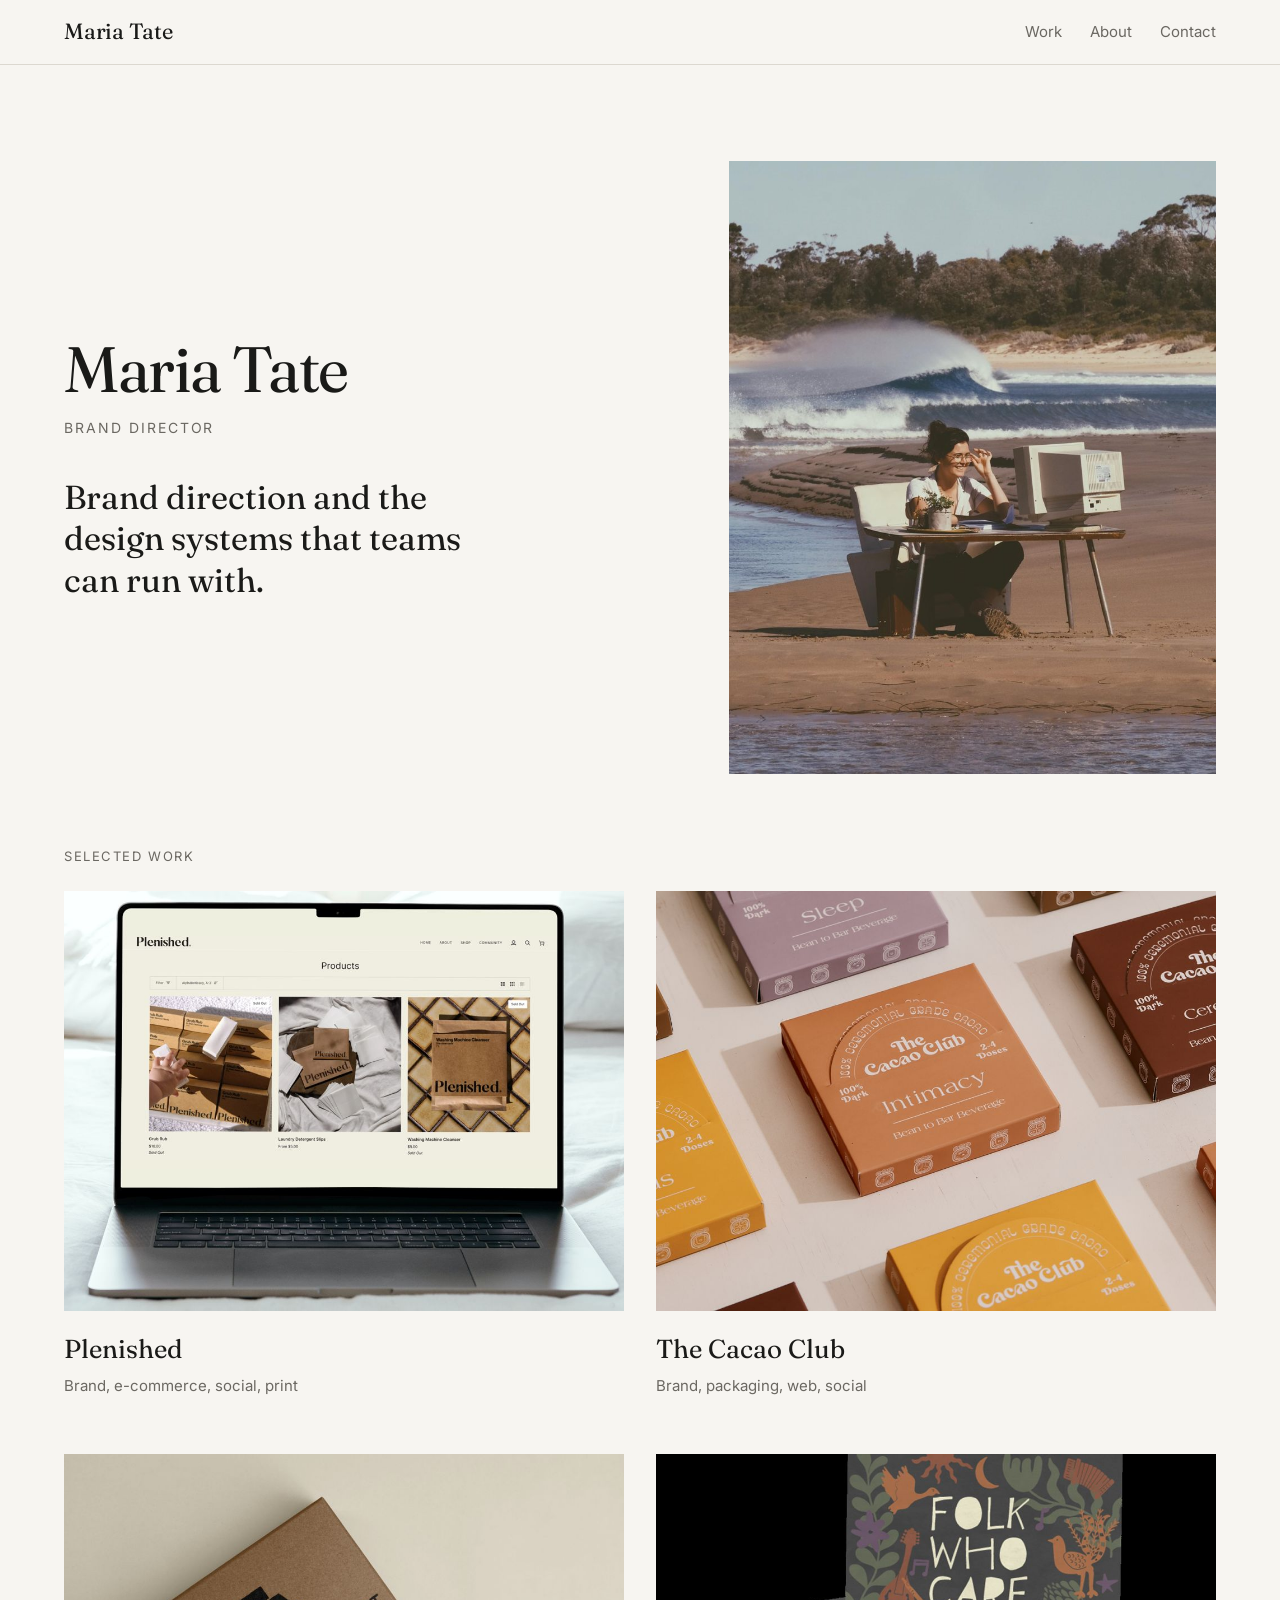
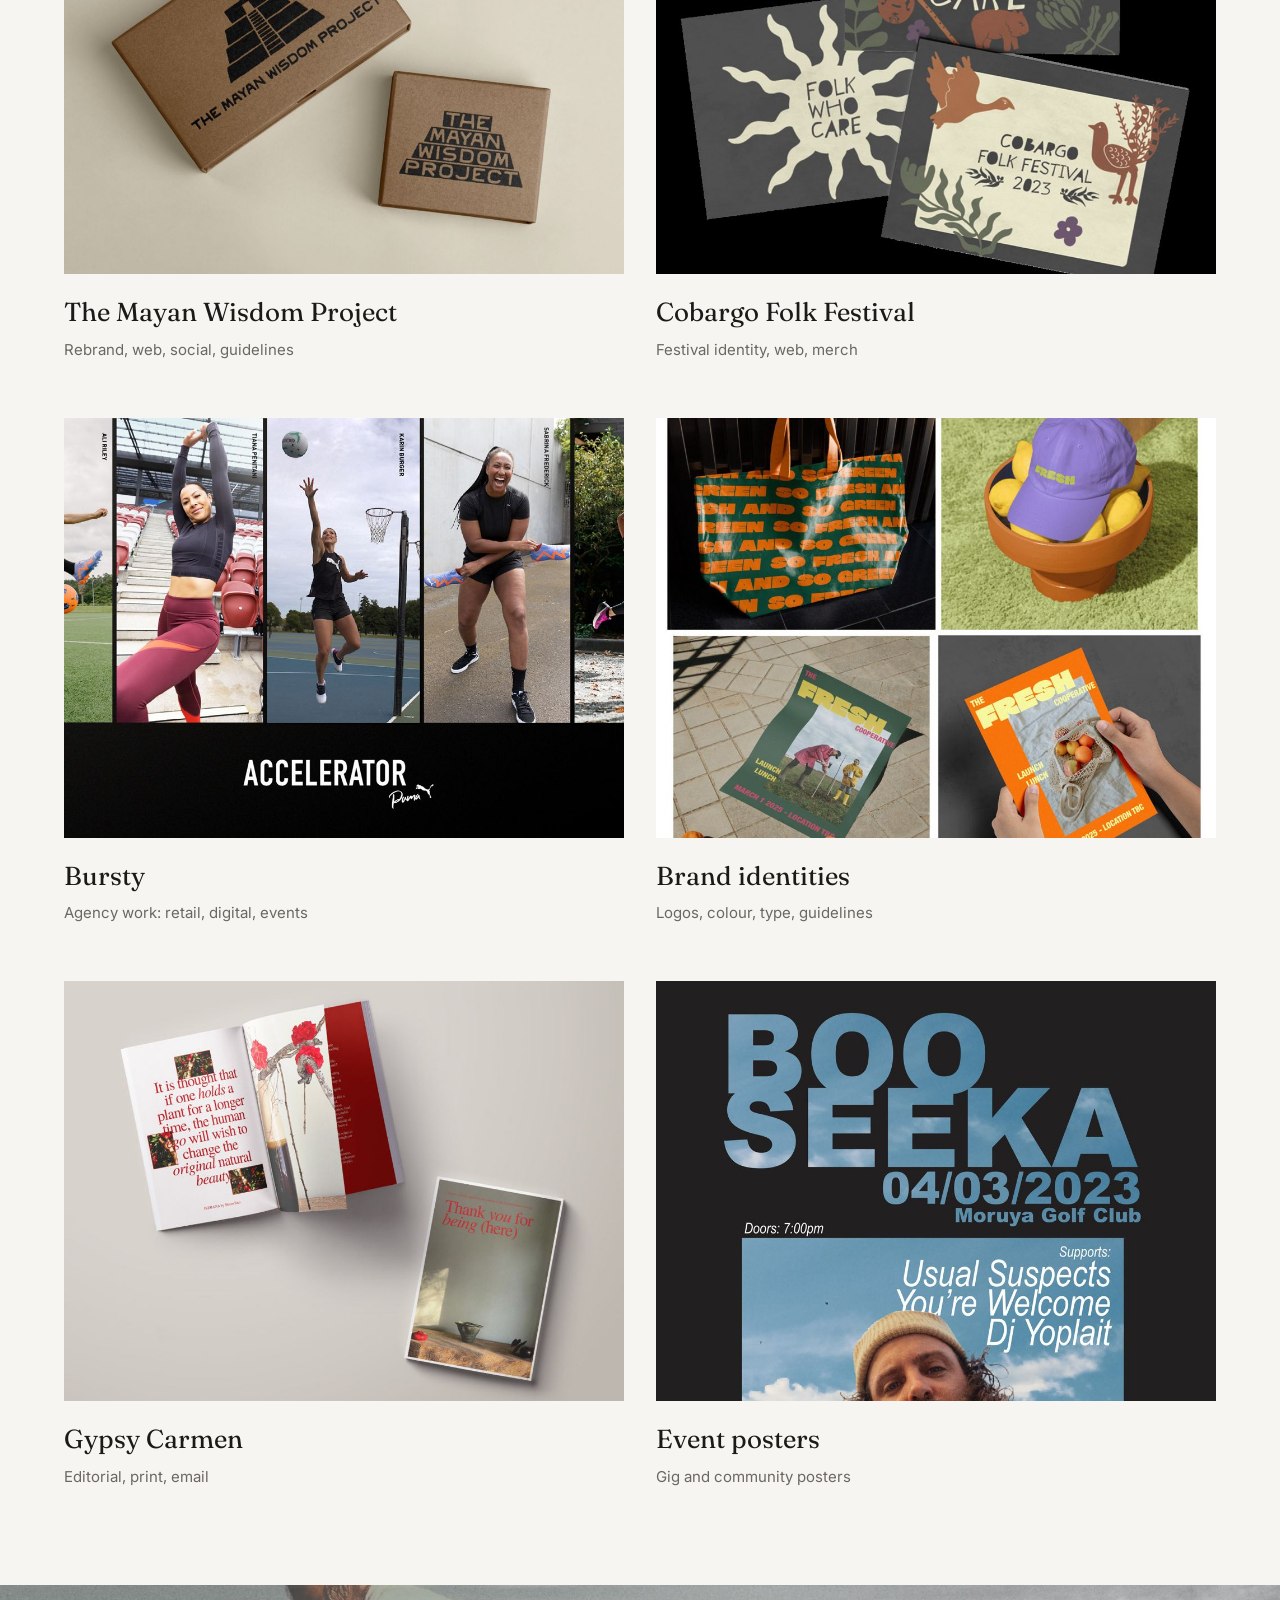
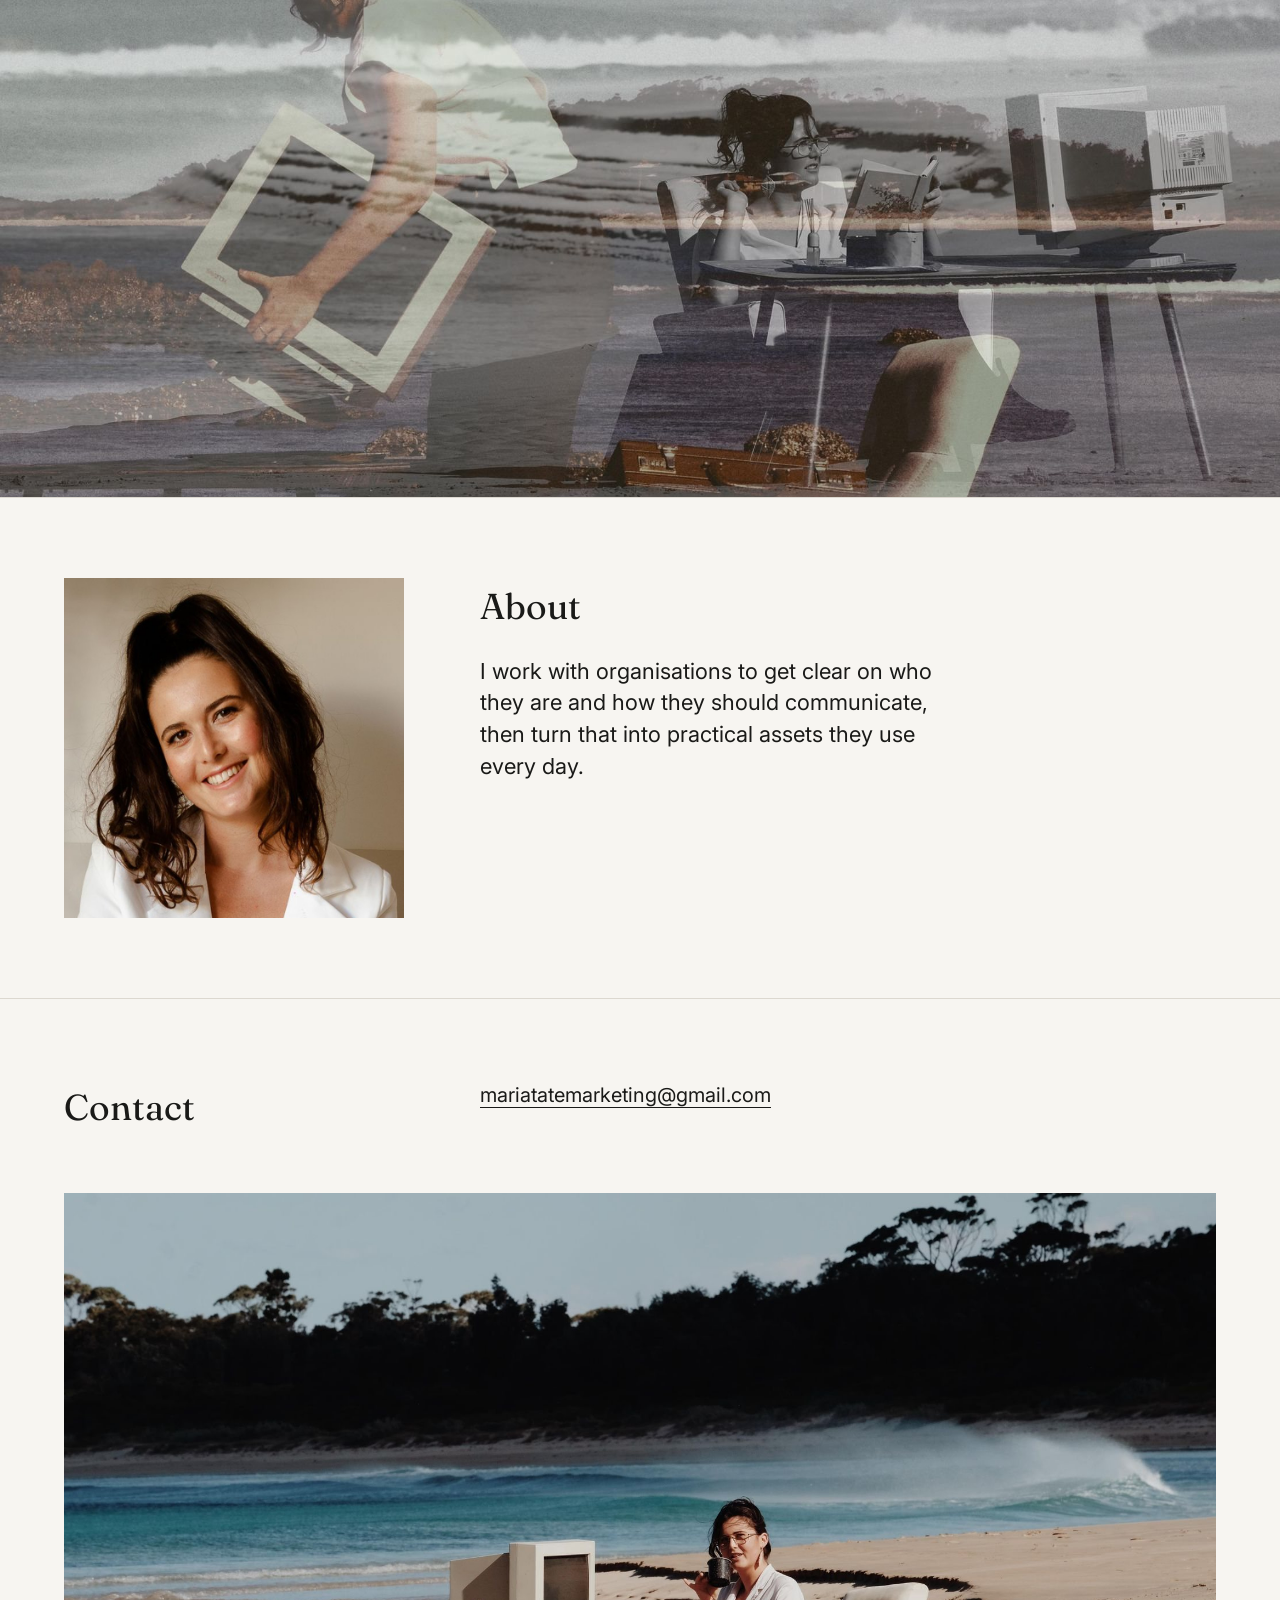
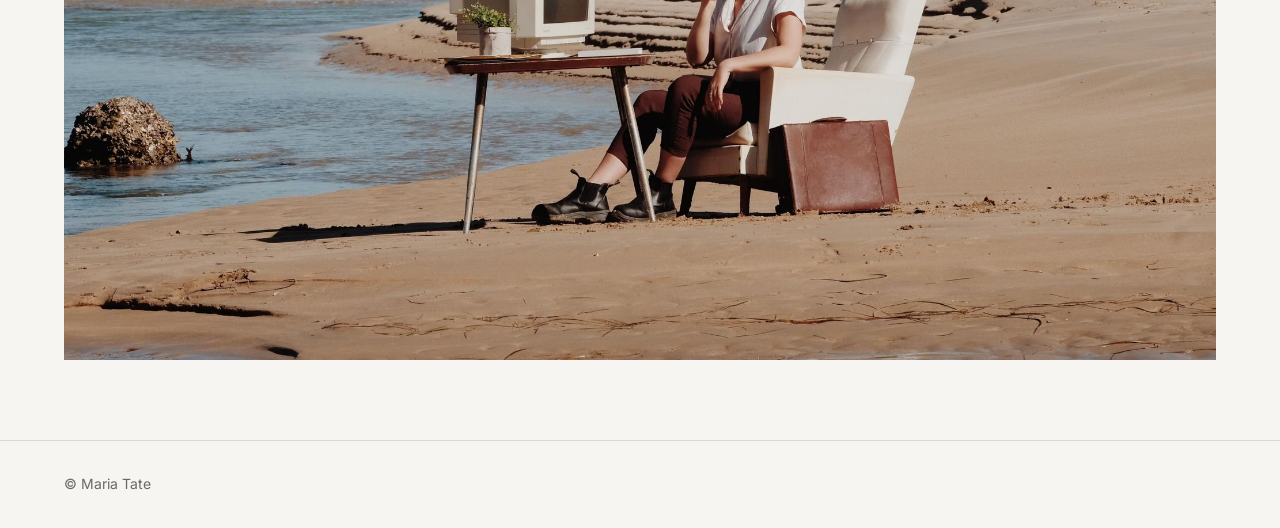
<file: index.html>
<!doctype html>
<html lang="en-AU">
<head>
<meta charset="utf-8">
<meta name="viewport" content="width=device-width, initial-scale=1">
<title>Maria Tate | Brand Director</title>
<meta name="description" content="Brand direction and the design systems that teams can run with.">
<meta property="og:title" content="Maria Tate | Brand Director">
<meta property="og:description" content="Brand direction and the design systems that teams can run with.">
<meta property="og:image" content="https://mariatate.com/images/brand/social-preview.jpg">
<meta property="og:type" content="website">
<meta name="twitter:card" content="summary_large_image">
<link rel="preconnect" href="https://fonts.googleapis.com"><link rel="preconnect" href="https://fonts.gstatic.com" crossorigin>
<link href="https://fonts.googleapis.com/css2?family=Fraunces:opsz,wght@9..144,400&family=Inter:wght@400;500&display=swap" rel="stylesheet">
<link rel="stylesheet" href="style.css">
</head>
<body>
<header><div class="wrap"><a class="logo" href="index.html">Maria Tate</a>
<nav><a href="index.html#work">Work</a><a href="index.html#about">About</a><a href="index.html#contact">Contact</a></nav></div></header>
<main>
<section class="wrap hero"><div class="herotext"><h1>Maria Tate</h1><div class="title">Brand Director</div><p class="line">Brand direction and the design systems that teams can run with.</p></div><img class="heroimg" src="images/brand/beach-wave.jpg" alt="Maria Tate at her beach desk" width="1000" height="1258"></section>
<section class="wrap" id="work"><div class="label">Selected work</div><div class="grid"><a class="card" href="work/plenished.html"><div class="img"><img src="images/plenished/cover.jpg" alt="Plenished" loading="lazy" width="1000" height="750"></div><h3>Plenished</h3><p>Brand, e-commerce, social, print</p></a>
<a class="card" href="work/the-cacao-club.html"><div class="img"><img src="images/the-cacao-club/cover.jpg" alt="The Cacao Club" loading="lazy" width="1000" height="750"></div><h3>The Cacao Club</h3><p>Brand, packaging, web, social</p></a>
<a class="card" href="work/the-mayan-wisdom-project.html"><div class="img"><img src="images/the-mayan-wisdom-project/cover.jpg" alt="The Mayan Wisdom Project" loading="lazy" width="1000" height="750"></div><h3>The Mayan Wisdom Project</h3><p>Rebrand, web, social, guidelines</p></a>
<a class="card" href="work/cobargo-folk-festival.html"><div class="img"><img src="images/cobargo-folk-festival/cover.jpg" alt="Cobargo Folk Festival" loading="lazy" width="1000" height="750"></div><h3>Cobargo Folk Festival</h3><p>Festival identity, web, merch</p></a>
<a class="card" href="work/bursty.html"><div class="img"><img src="images/bursty/cover.jpg" alt="Bursty" loading="lazy" width="1000" height="750"></div><h3>Bursty</h3><p>Agency work: retail, digital, events</p></a>
<a class="card" href="work/brand-identities.html"><div class="img"><img src="images/brand-identities/cover.jpg" alt="Brand identities" loading="lazy" width="1000" height="750"></div><h3>Brand identities</h3><p>Logos, colour, type, guidelines</p></a>
<a class="card" href="work/gypsy-carmen.html"><div class="img"><img src="images/gypsy-carmen/cover.jpg" alt="Gypsy Carmen" loading="lazy" width="1000" height="750"></div><h3>Gypsy Carmen</h3><p>Editorial, print, email</p></a>
<a class="card" href="work/event-posters.html"><div class="img"><img src="images/event-posters/cover.jpg" alt="Event posters" loading="lazy" width="1000" height="750"></div><h3>Event posters</h3><p>Gig and community posters</p></a></div></section>
<section class="band"><img src="images/brand/double-exposure.jpg" alt="" loading="lazy"></section>
<section class="block" id="about"><div class="wrap two"><div><img class="side" src="images/brand/headshot.jpg" alt="Maria Tate" loading="lazy" width="800" height="800"></div><div><h2>About</h2><p>I work with organisations to get clear on who they are and how they should communicate, then turn that into practical assets they use every day.</p></div></div></section>
<section class="block" id="contact"><div class="wrap two"><h2>Contact</h2><div><p><a class="mail" href="mailto:mariatatemarketing@gmail.com">mariatatemarketing@gmail.com</a></p></div></div><div class="wrap"><img class="contactimg" src="images/brand/hero.jpg" alt="Maria Tate working at a desk on the beach" loading="lazy" width="2000" height="1333"></div></section>
</main>
<footer><div class="wrap">&copy; Maria Tate</div></footer>
</body>
</html>
</file>
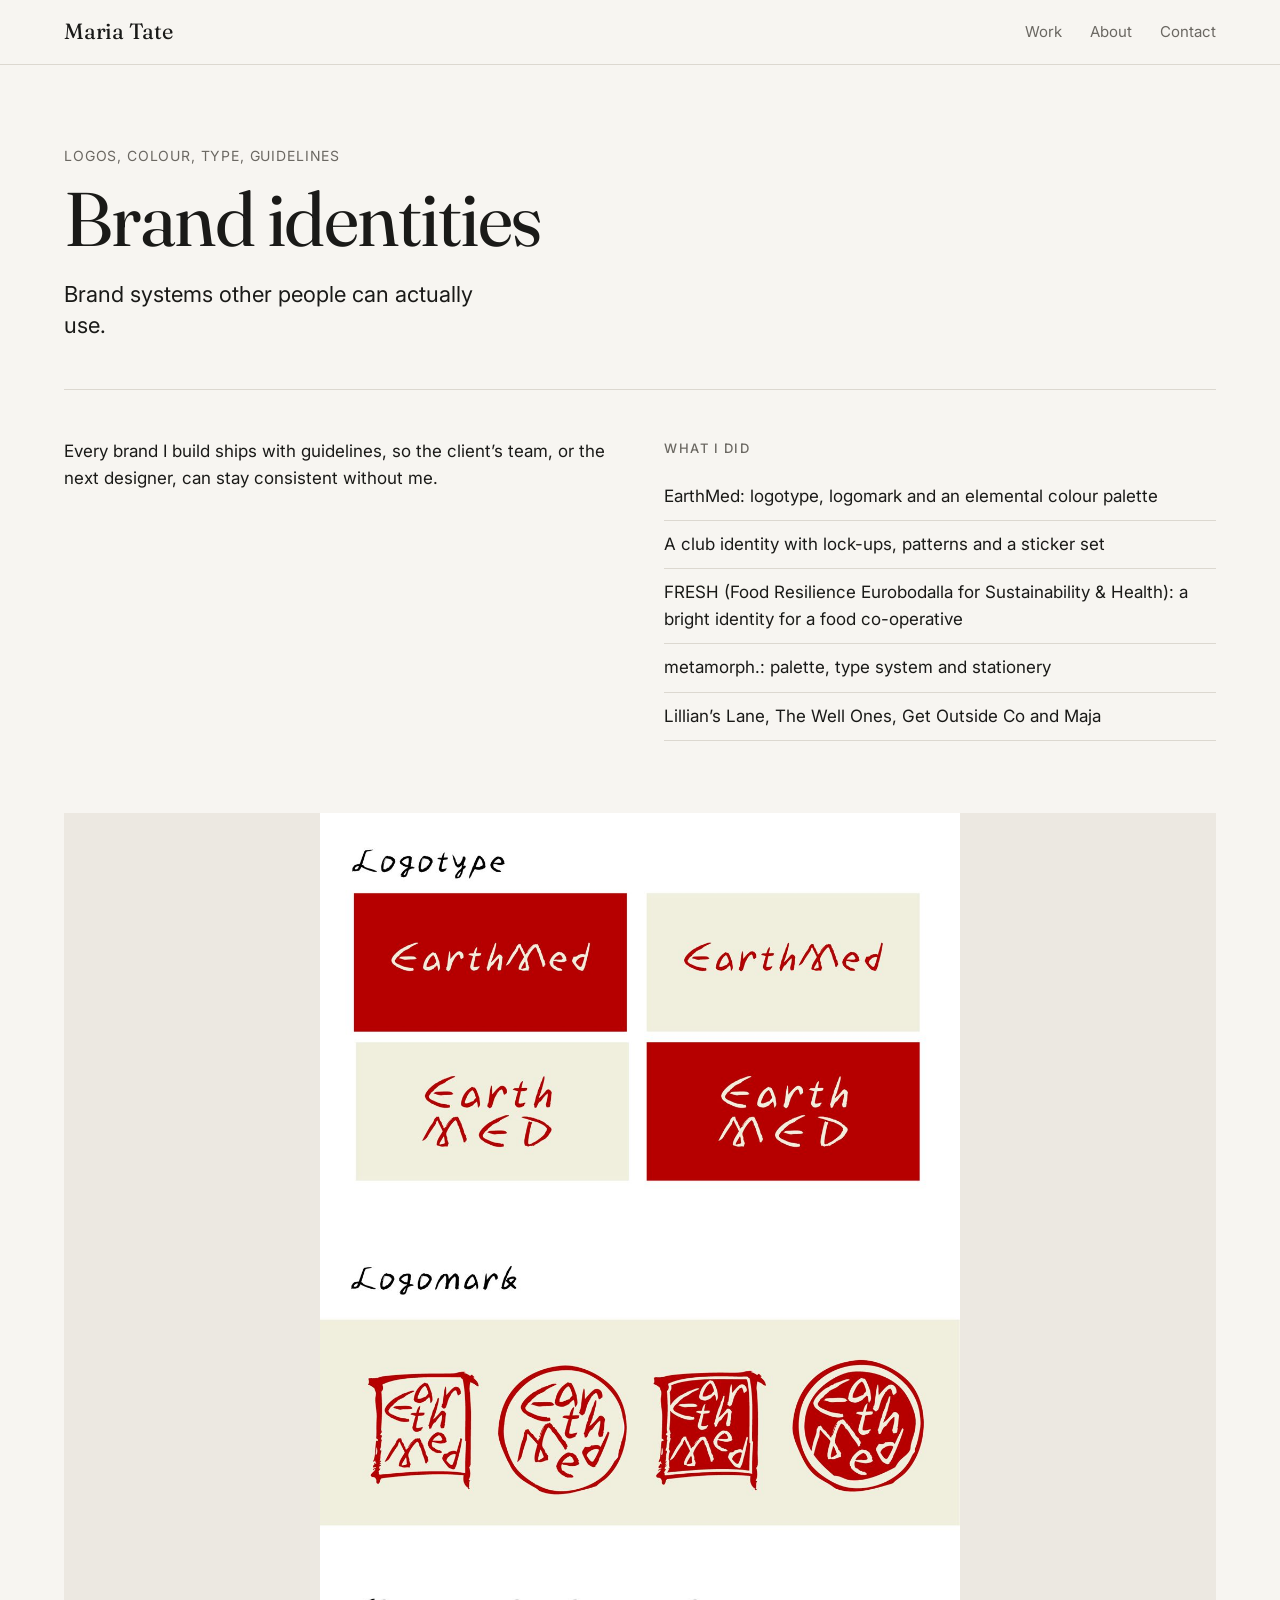
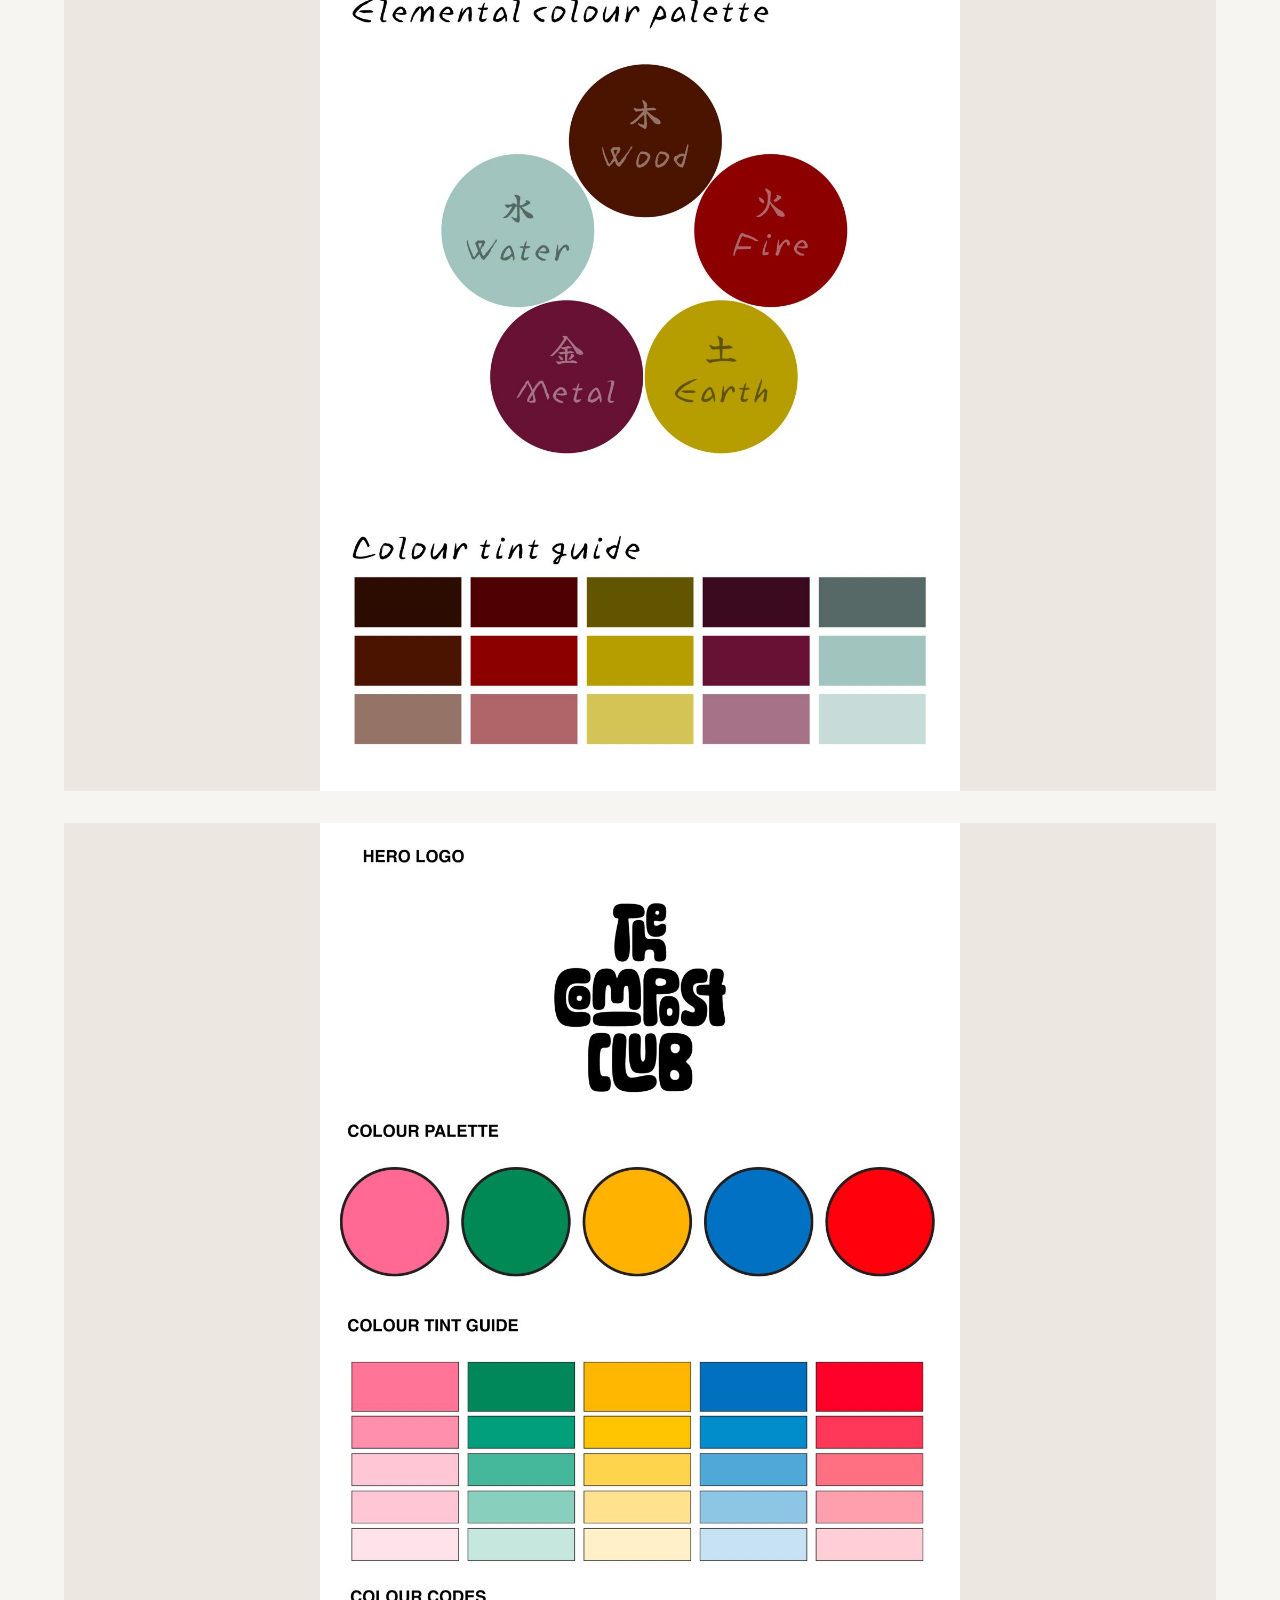
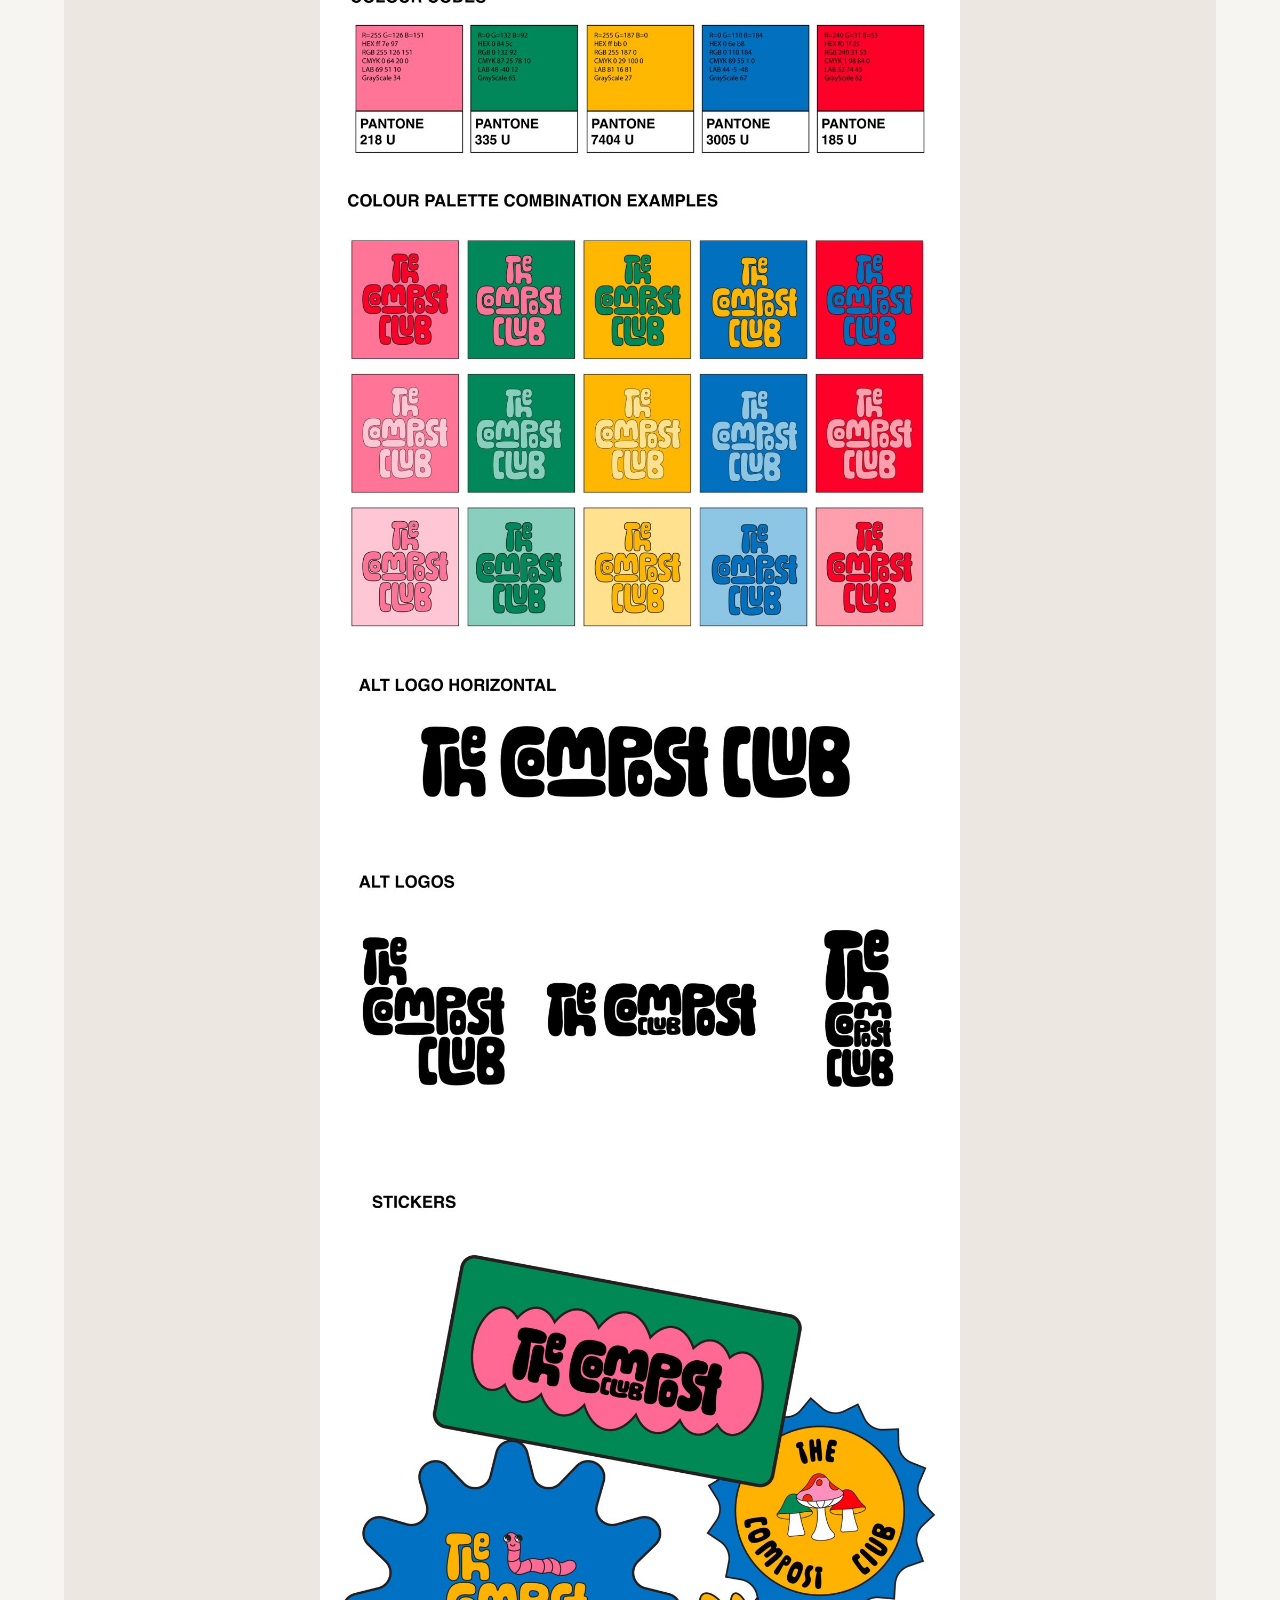
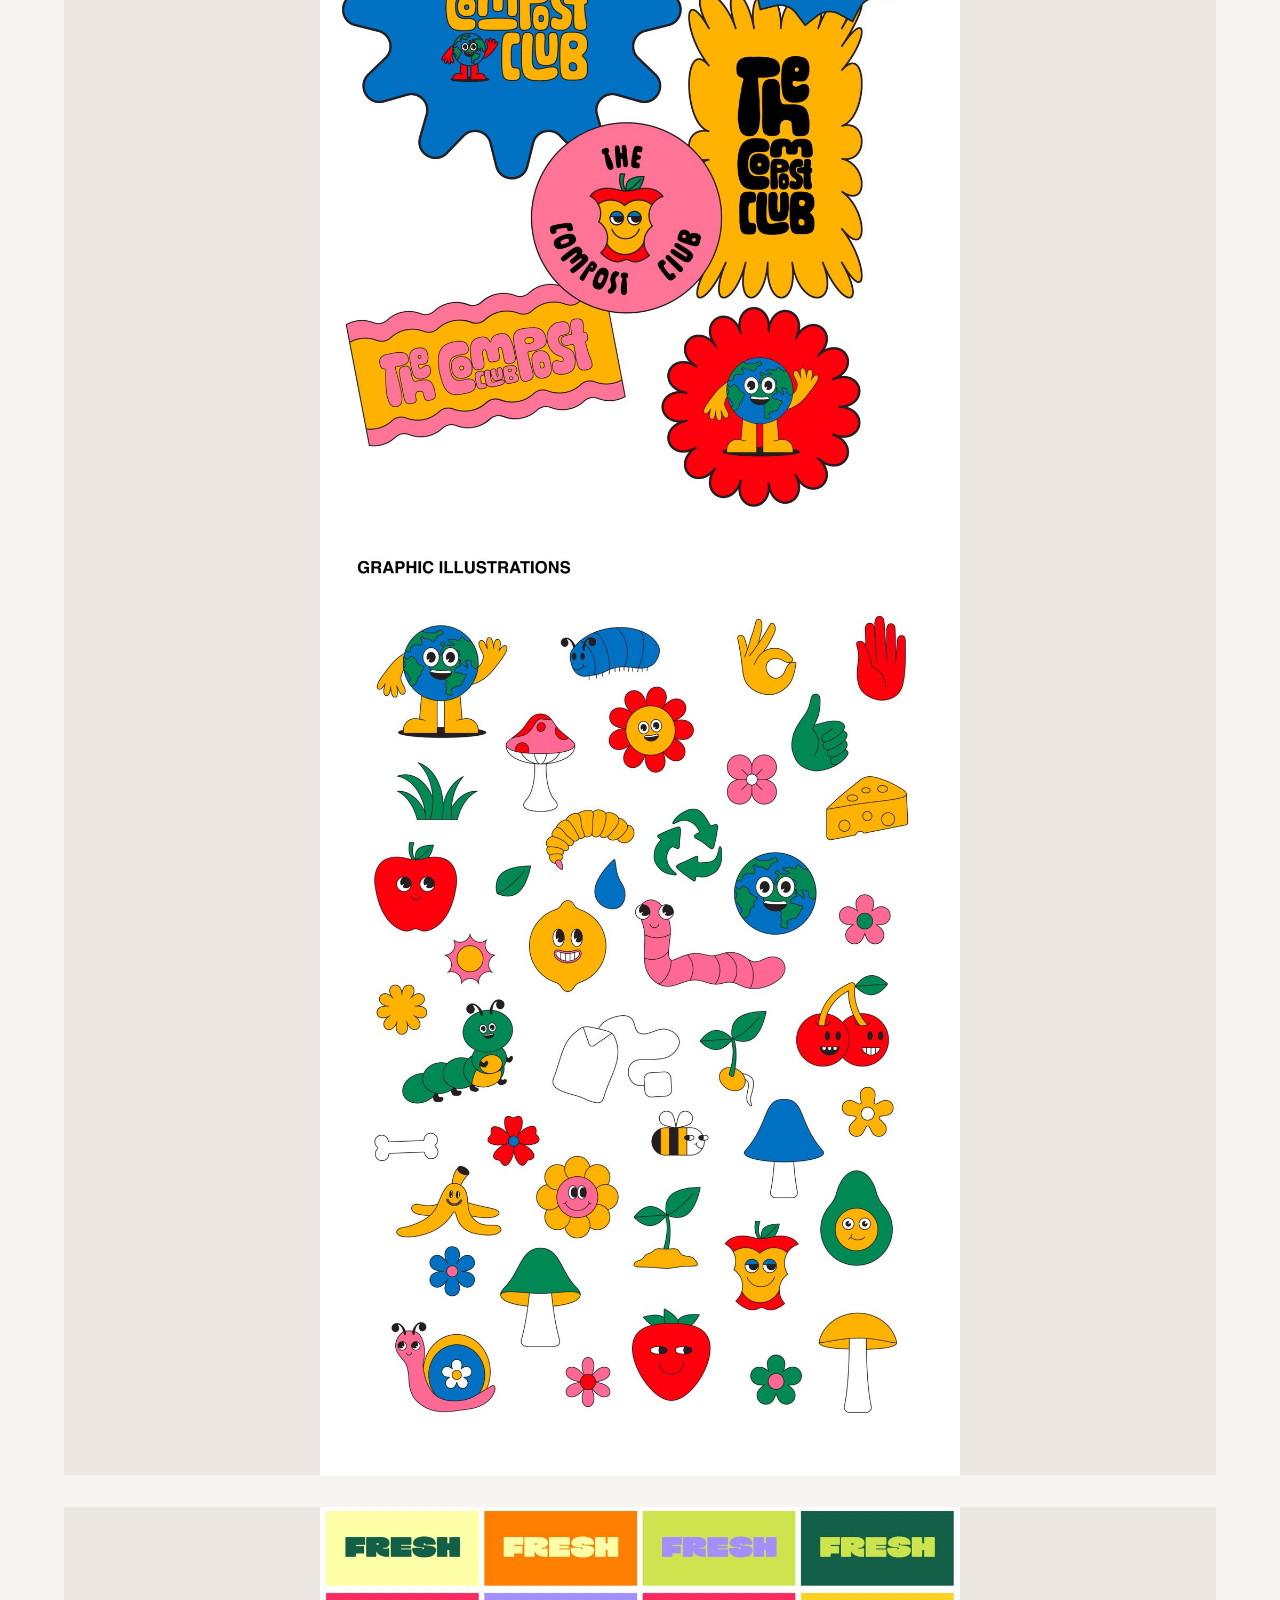
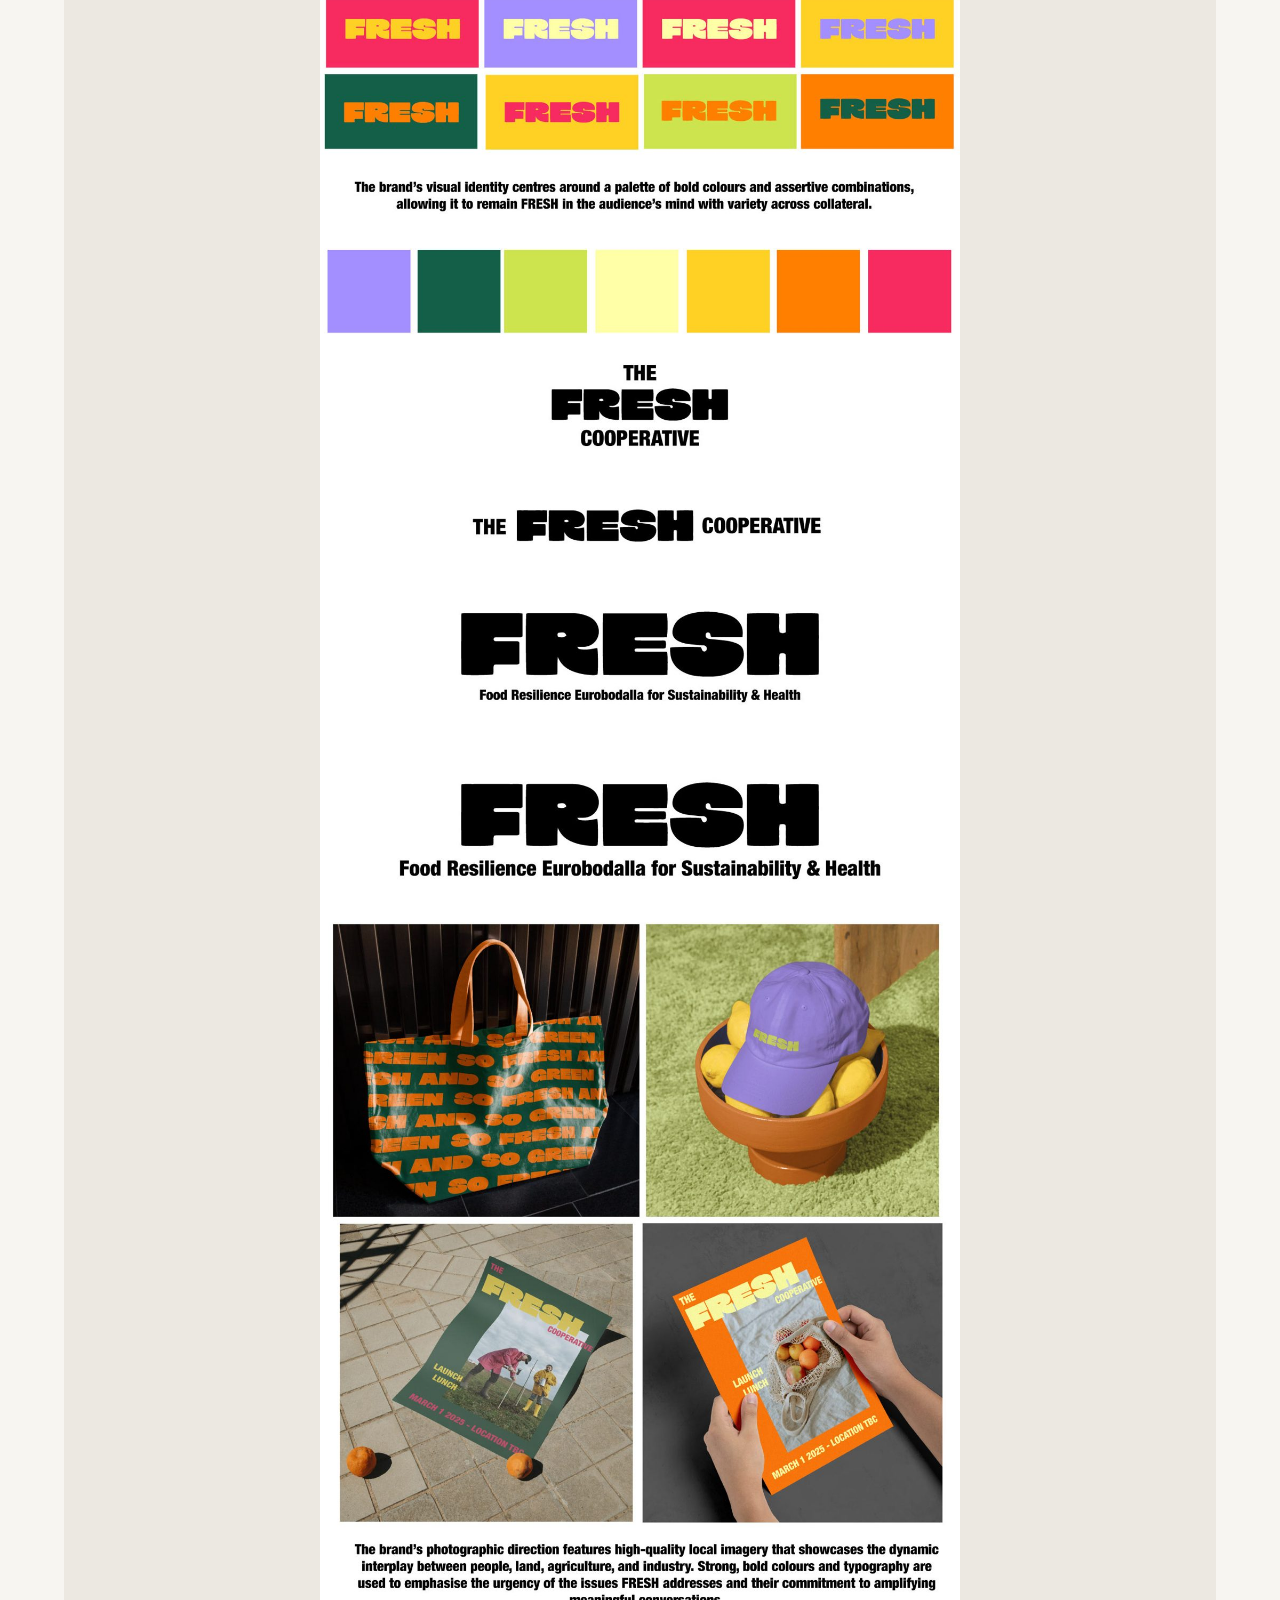
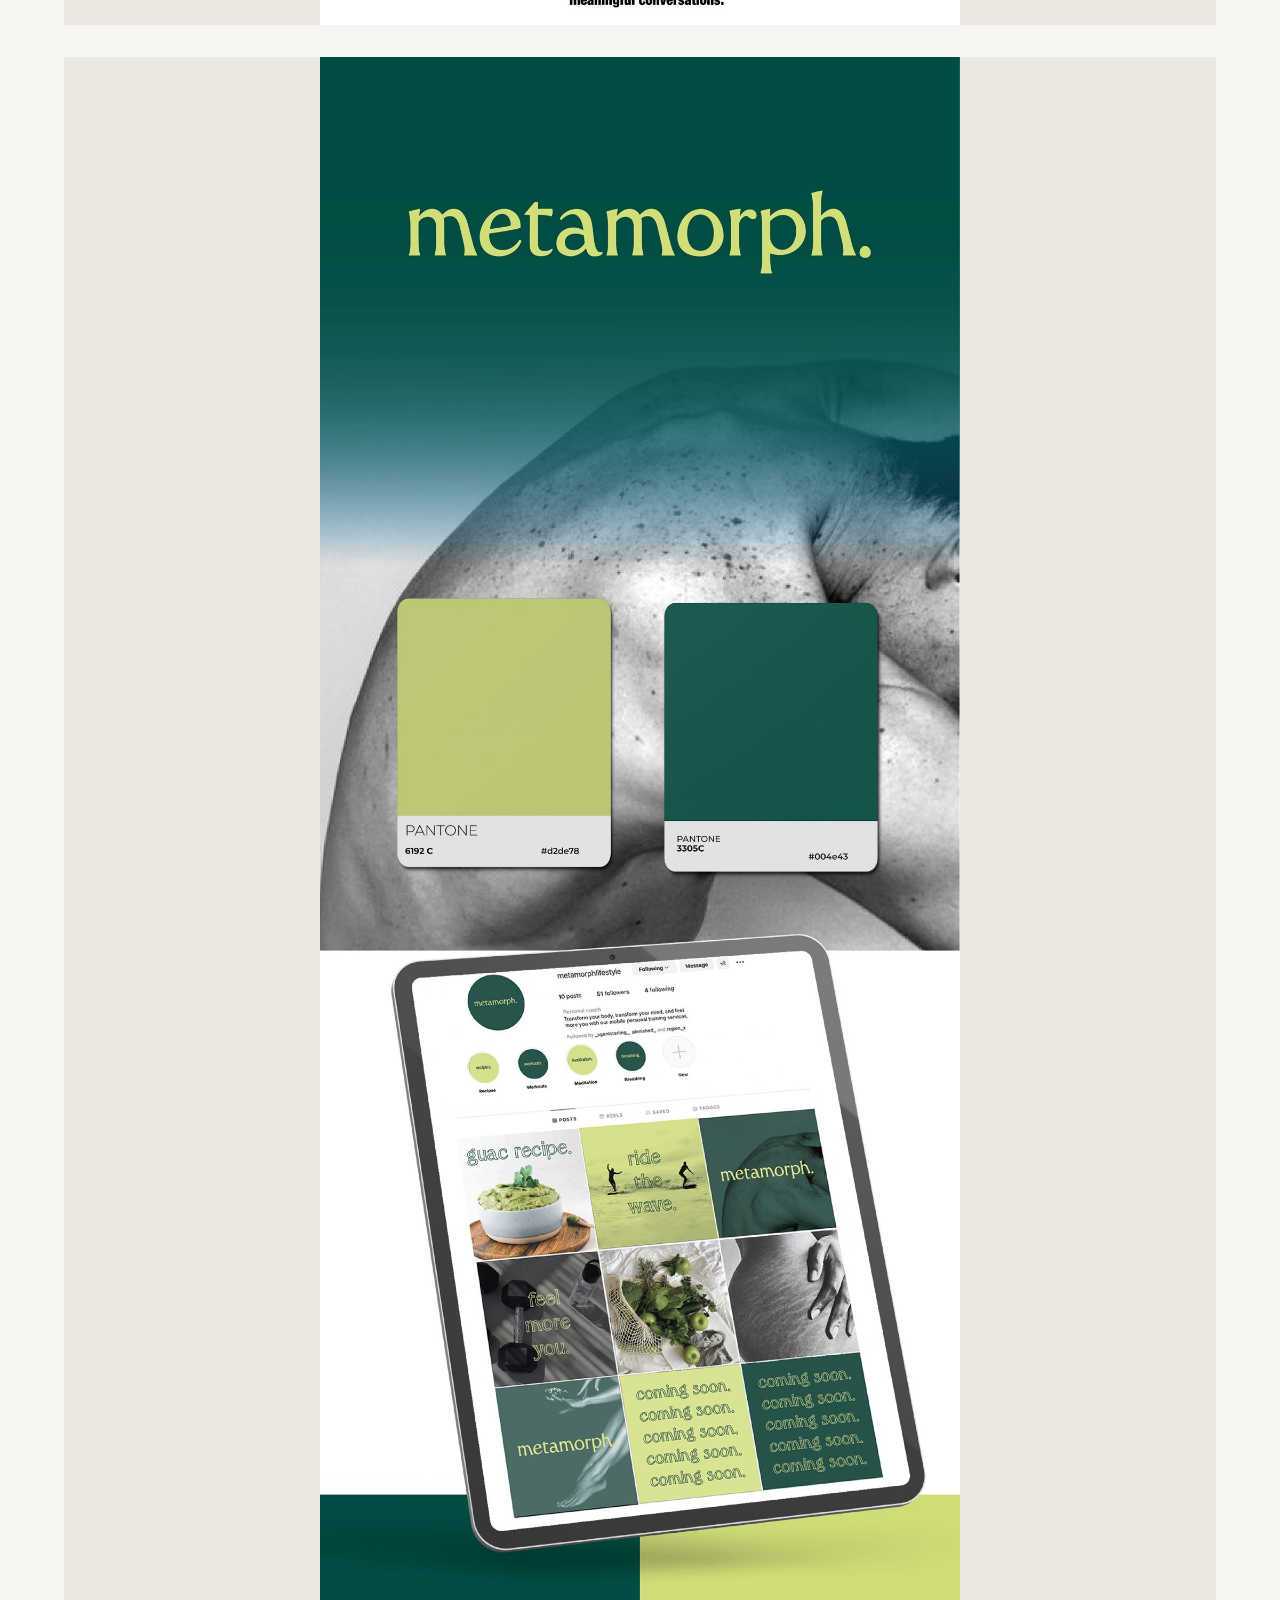
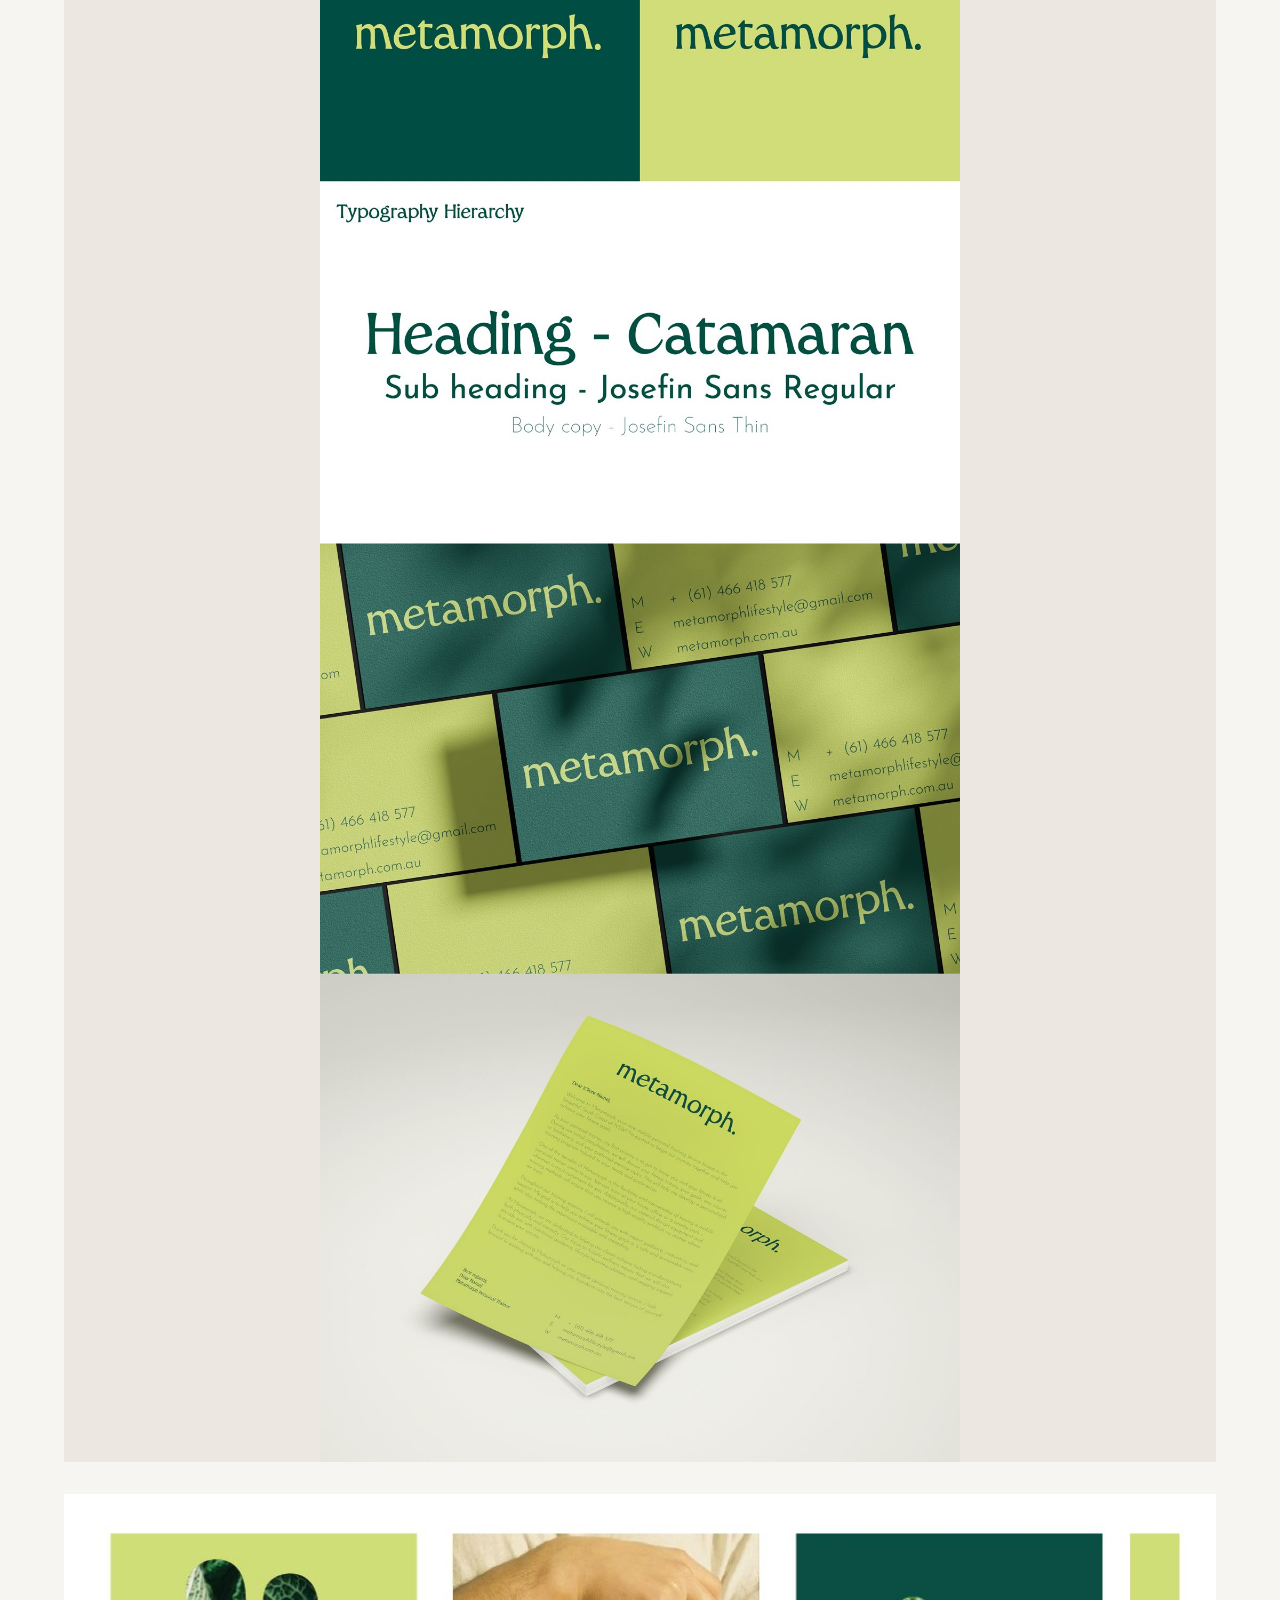
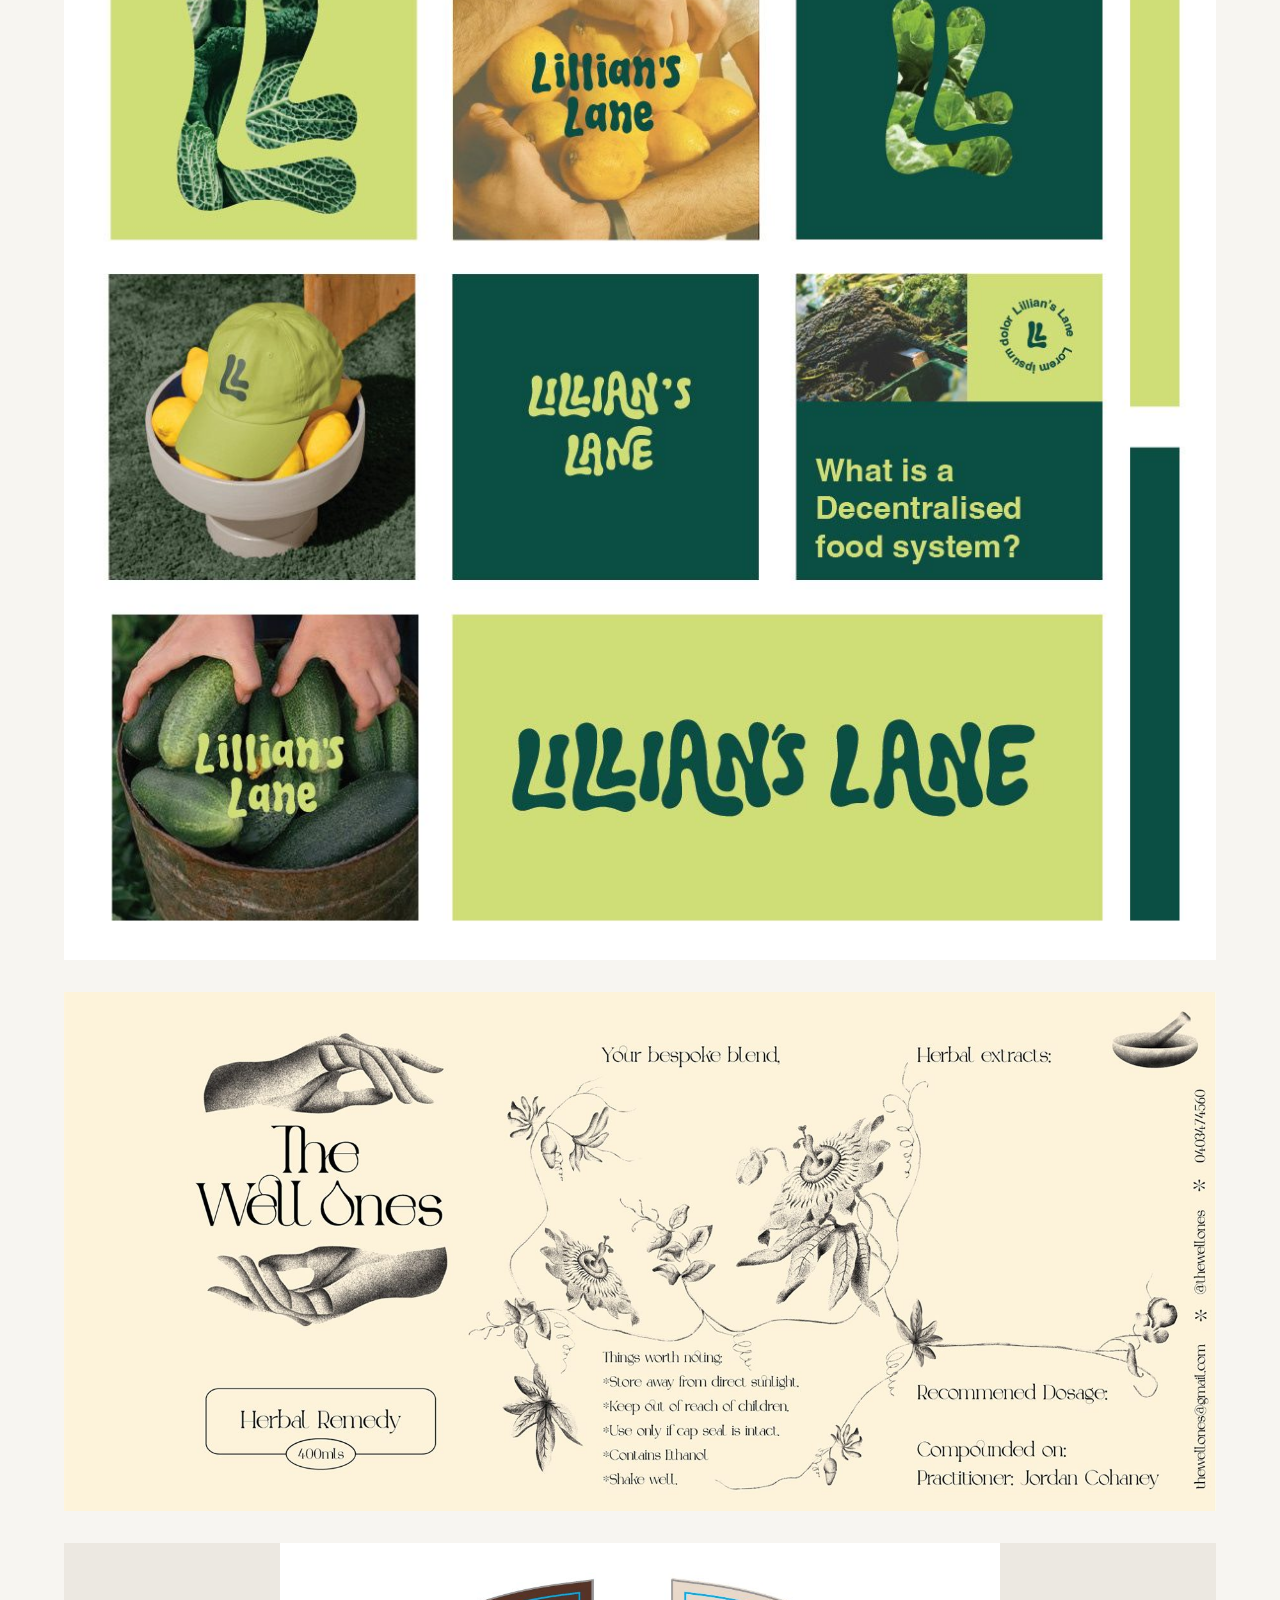
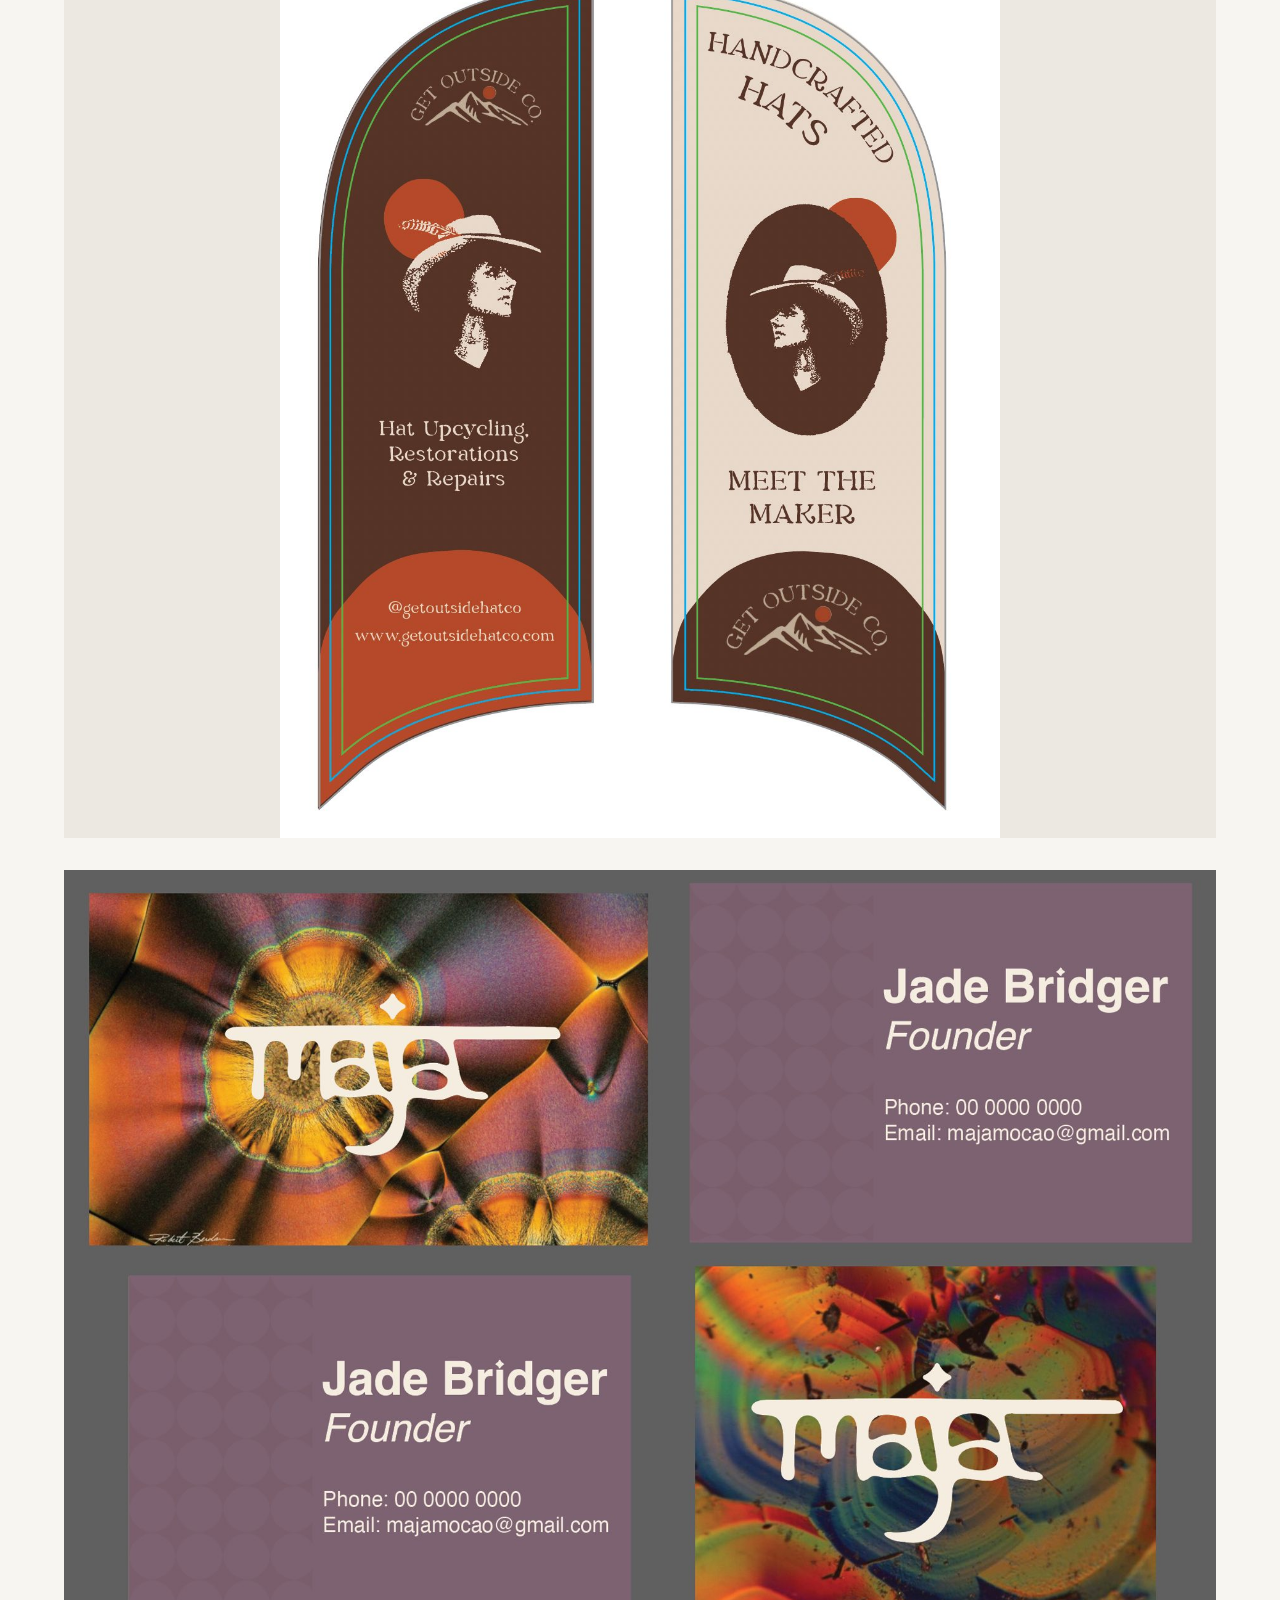
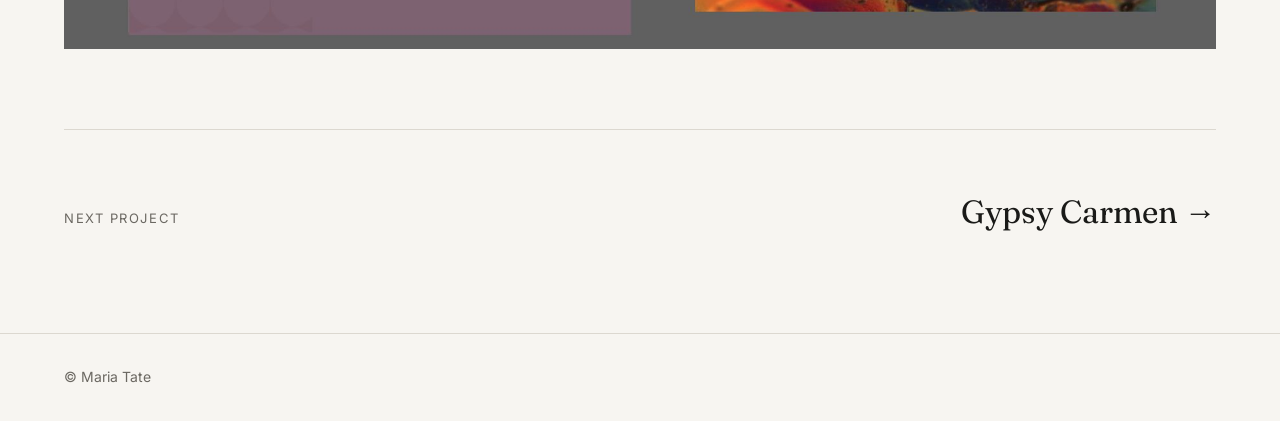
<file: work/brand-identities.html>
<!doctype html>
<html lang="en-AU">
<head>
<meta charset="utf-8">
<meta name="viewport" content="width=device-width, initial-scale=1">
<title>Brand identities | Maria Tate</title>
<meta name="description" content="Brand systems other people can actually use.">
<meta property="og:title" content="Brand identities | Maria Tate">
<meta property="og:description" content="Brand systems other people can actually use.">
<meta property="og:image" content="https://mariatate.com/images/brand/social-preview.jpg">
<meta property="og:type" content="website">
<meta name="twitter:card" content="summary_large_image">
<link rel="preconnect" href="https://fonts.googleapis.com"><link rel="preconnect" href="https://fonts.gstatic.com" crossorigin>
<link href="https://fonts.googleapis.com/css2?family=Fraunces:opsz,wght@9..144,400&family=Inter:wght@400;500&display=swap" rel="stylesheet">
<link rel="stylesheet" href="../style.css">
</head>
<body>
<header><div class="wrap"><a class="logo" href="../index.html">Maria Tate</a>
<nav><a href="../index.html#work">Work</a><a href="../index.html#about">About</a><a href="../index.html#contact">Contact</a></nav></div></header>
<main class="wrap">
<section class="phead"><div class="tag">Logos, colour, type, guidelines</div><h1>Brand identities</h1><p class="sum">Brand systems other people can actually use.</p></section>
<section class="pbody"><div><p>Every brand I build ships with guidelines, so the client’s team, or the next designer, can stay consistent without me.</p></div><div><h2>What I did</h2><ul><li>EarthMed: logotype, logomark and an elemental colour palette</li><li>A club identity with lock-ups, patterns and a sticker set</li><li>FRESH (Food Resilience Eurobodalla for Sustainability &amp; Health): a bright identity for a food co-operative</li><li>metamorph.: palette, type system and stationery</li><li>Lillian’s Lane, The Well Ones, Get Outside Co and Maja</li></ul></div></section>
<section class="gallery"><figure class="tall"><img src="../images/brand-identities/01.jpg" alt="Brand identities 1" width="1200" height="2959" loading="lazy"></figure>
<figure class="tall"><img src="../images/brand-identities/02.jpg" alt="Brand identities 2" width="1200" height="7222" loading="lazy"></figure>
<figure class="tall"><img src="../images/brand-identities/03.jpg" alt="Brand identities 3" width="1200" height="3223" loading="lazy"></figure>
<figure class="tall"><img src="../images/brand-identities/04.jpg" alt="Brand identities 4" width="1200" height="5634" loading="lazy"></figure>
<figure class=""><img src="../images/brand-identities/05.jpg" alt="Brand identities 5" width="1167" height="1080" loading="lazy"></figure>
<figure class=""><img src="../images/brand-identities/06.jpg" alt="Brand identities 6" width="1800" height="810" loading="lazy"></figure>
<figure class="port"><img src="../images/brand-identities/07.jpg" alt="Brand identities 7" width="1168" height="1452" loading="lazy"></figure>
<figure class=""><img src="../images/brand-identities/08.jpg" alt="Brand identities 8" width="1800" height="1218" loading="lazy"></figure></section>
<section class="next"><span class="label">Next project</span><a href="gypsy-carmen.html">Gypsy Carmen &rarr;</a></section>
</main>
<footer><div class="wrap">&copy; Maria Tate</div></footer>
</body>
</html>
</file>
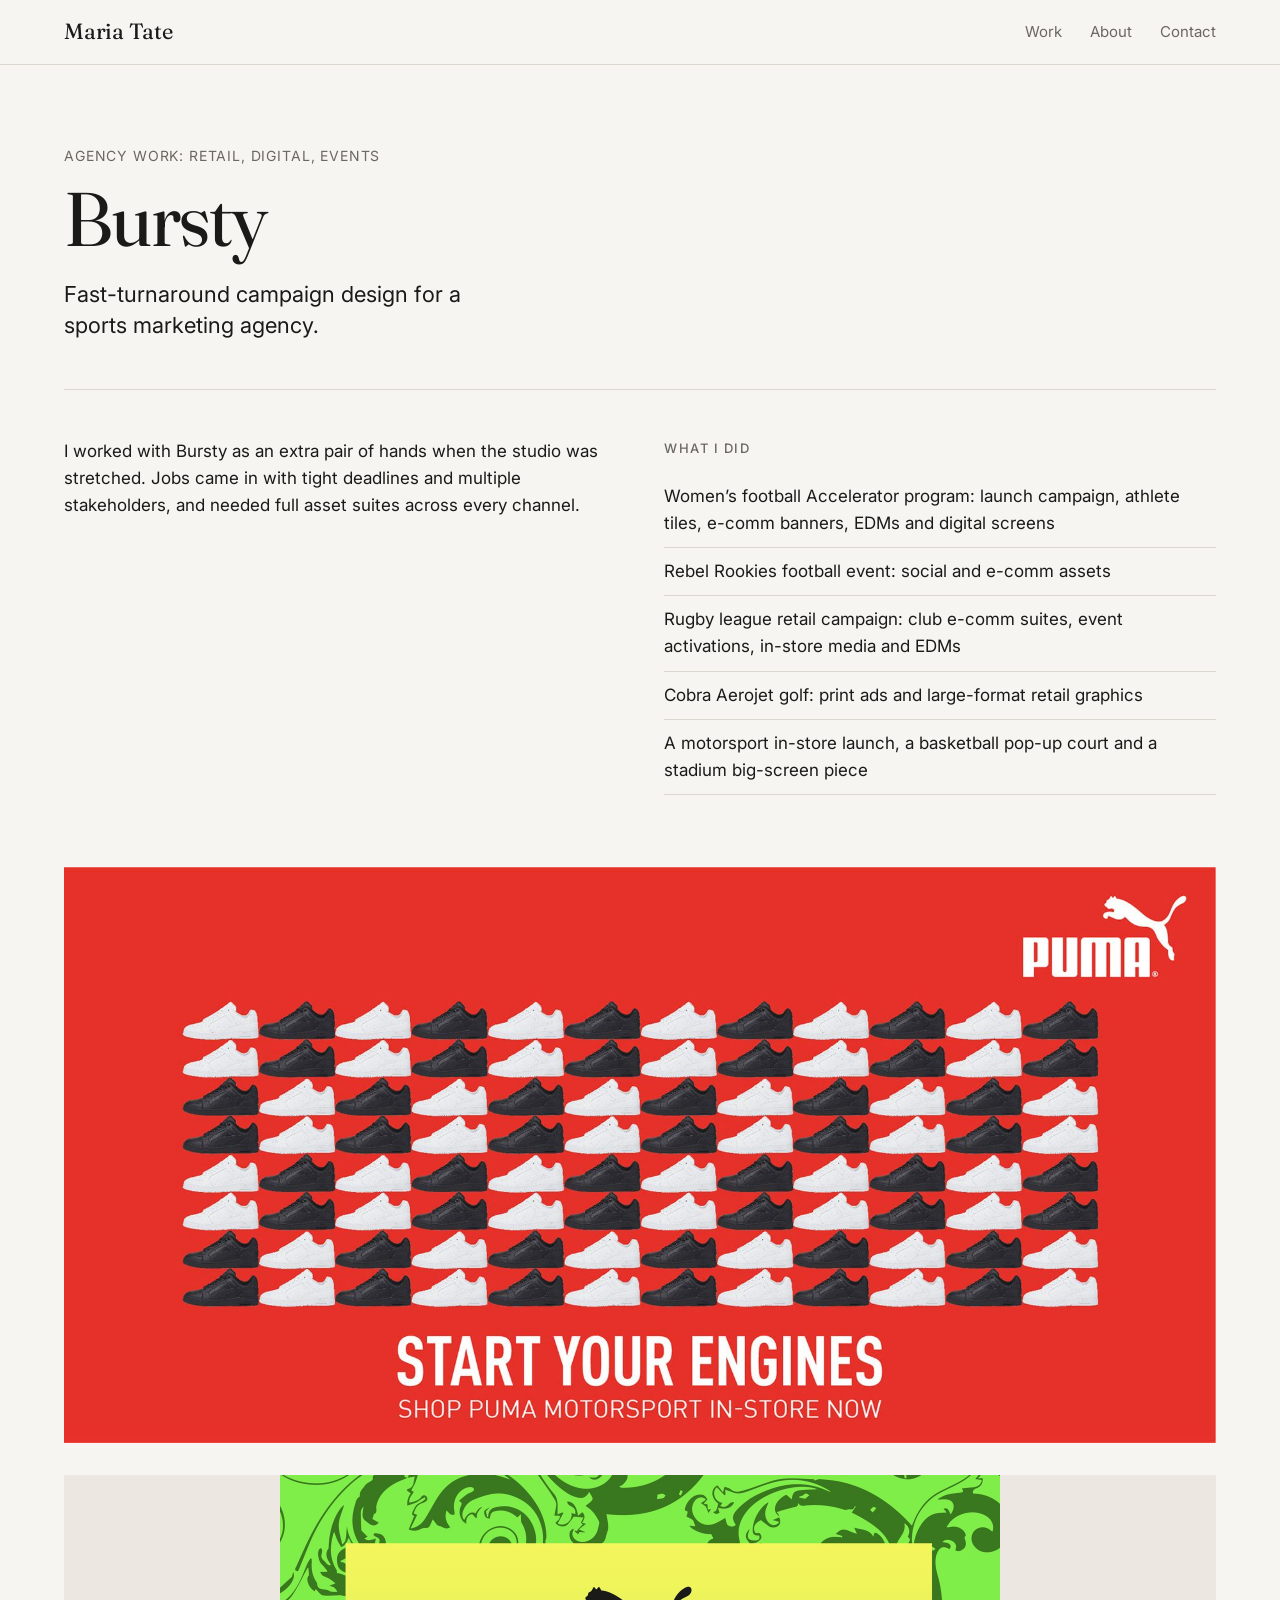
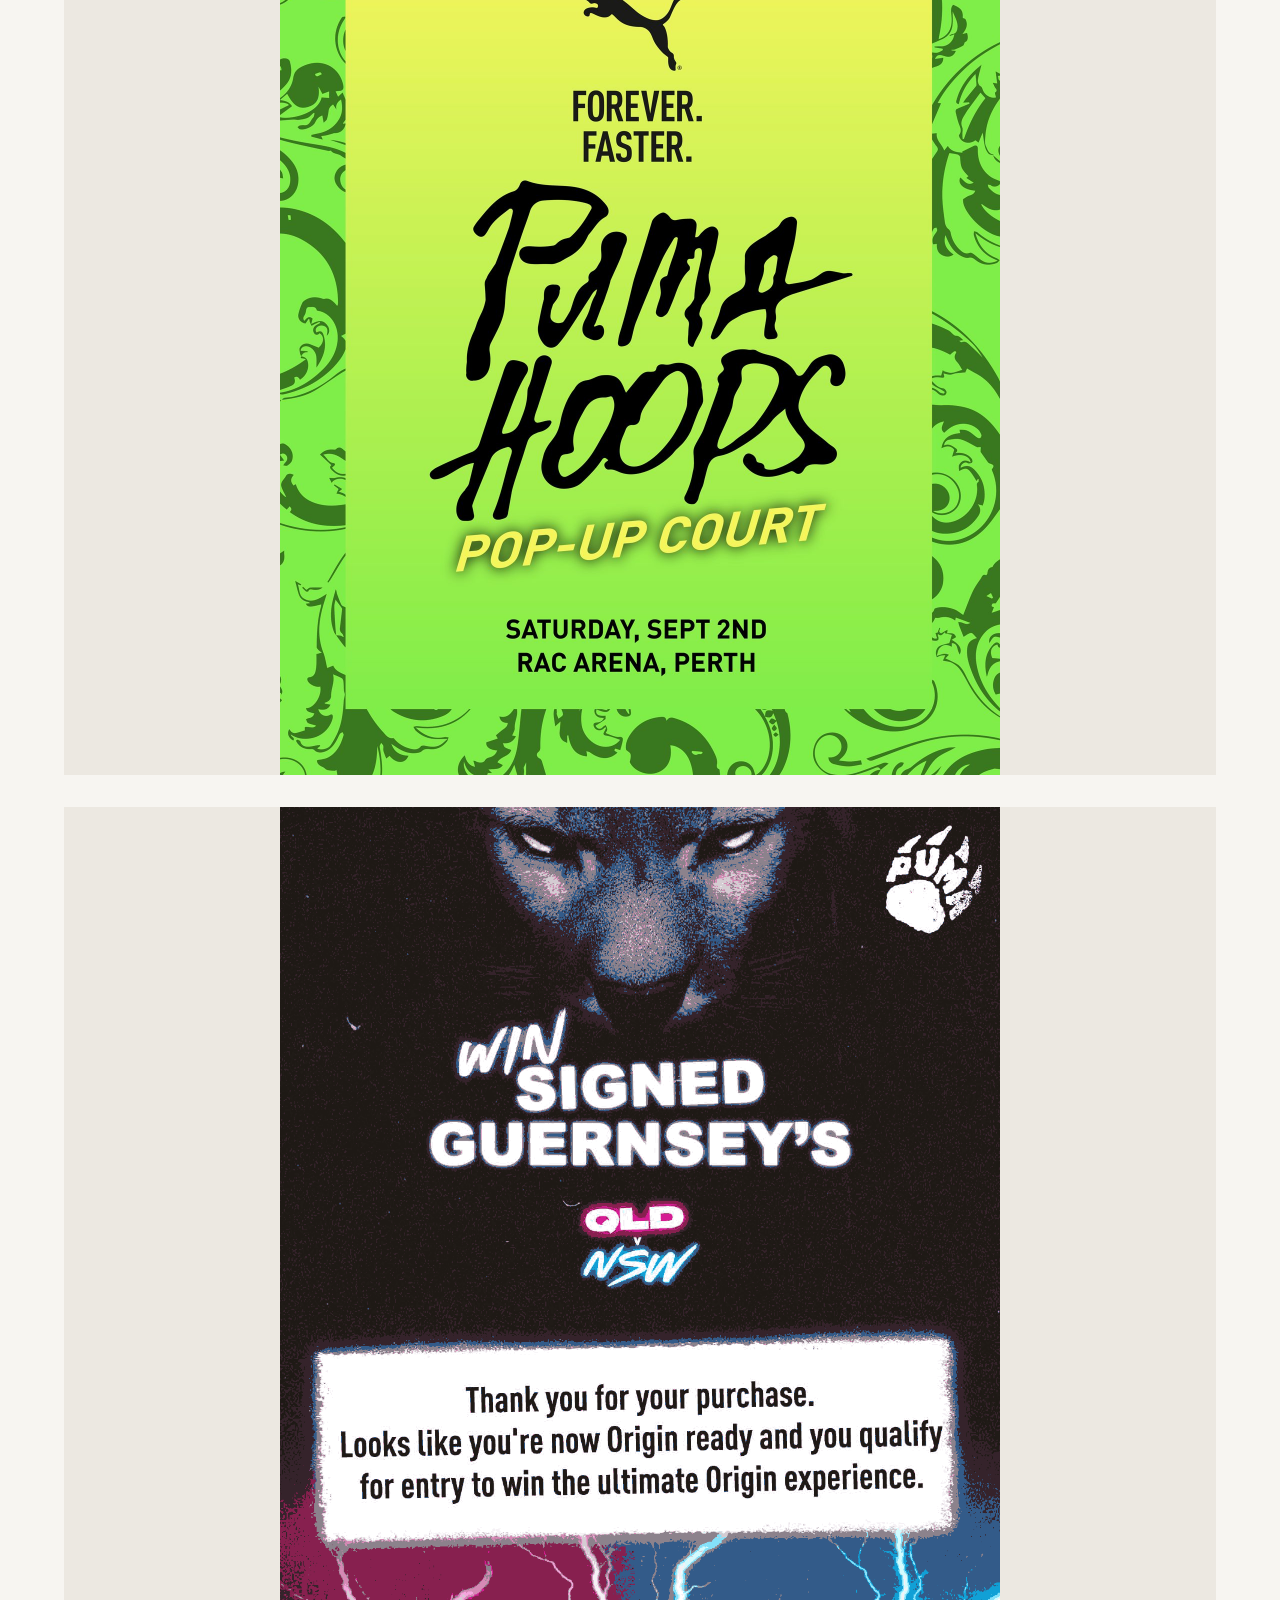
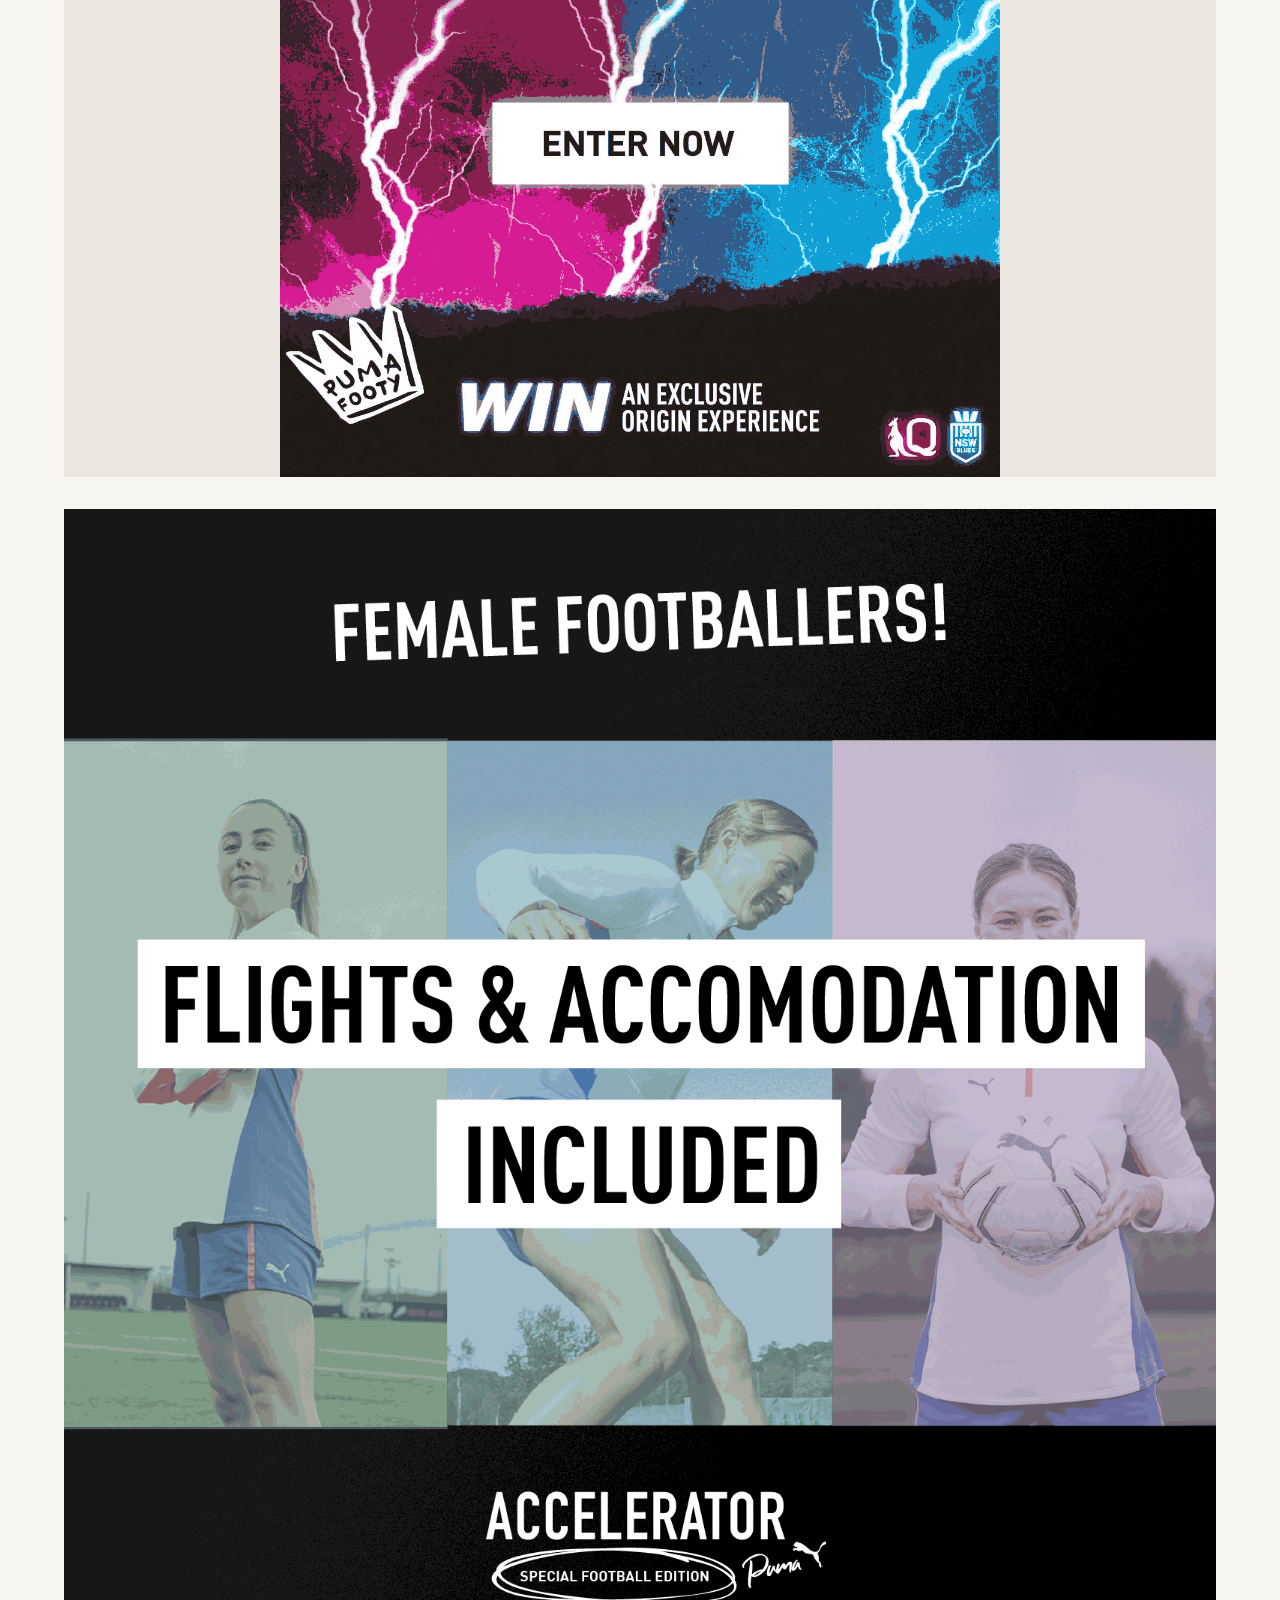
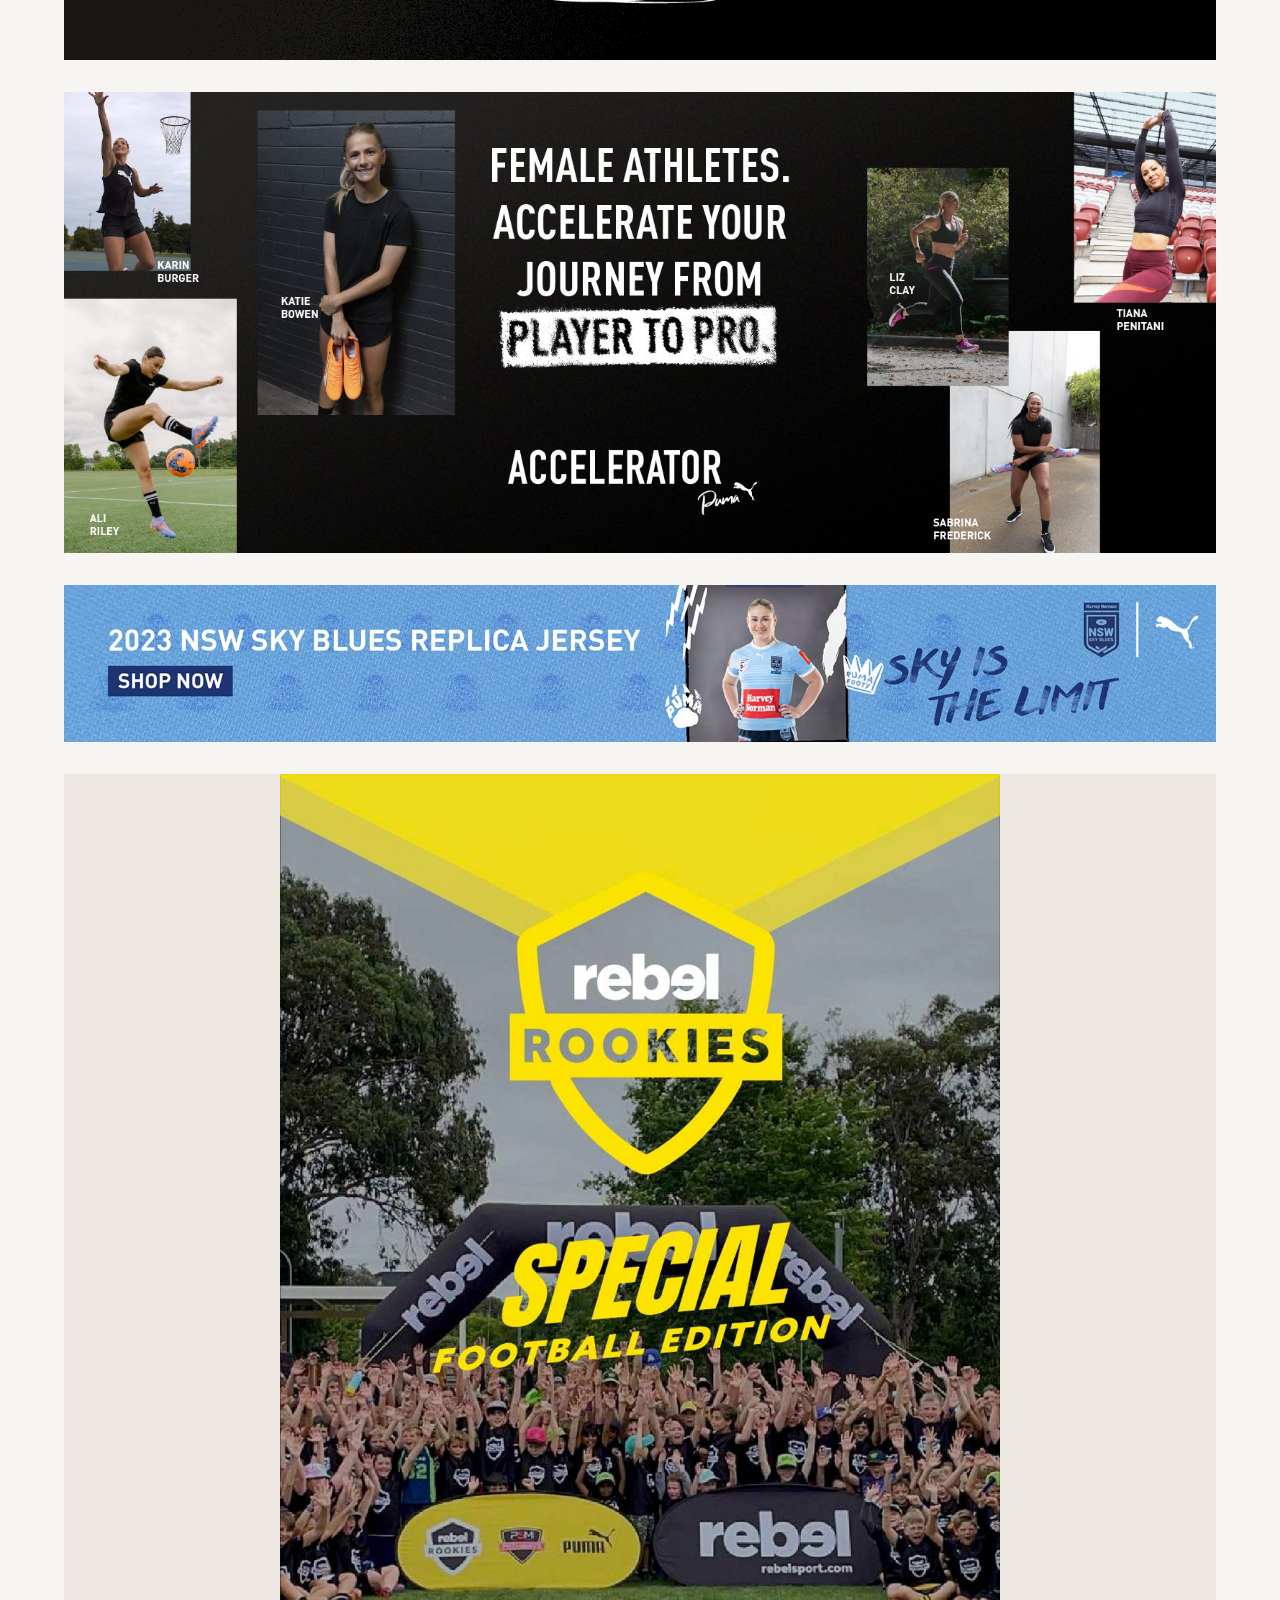
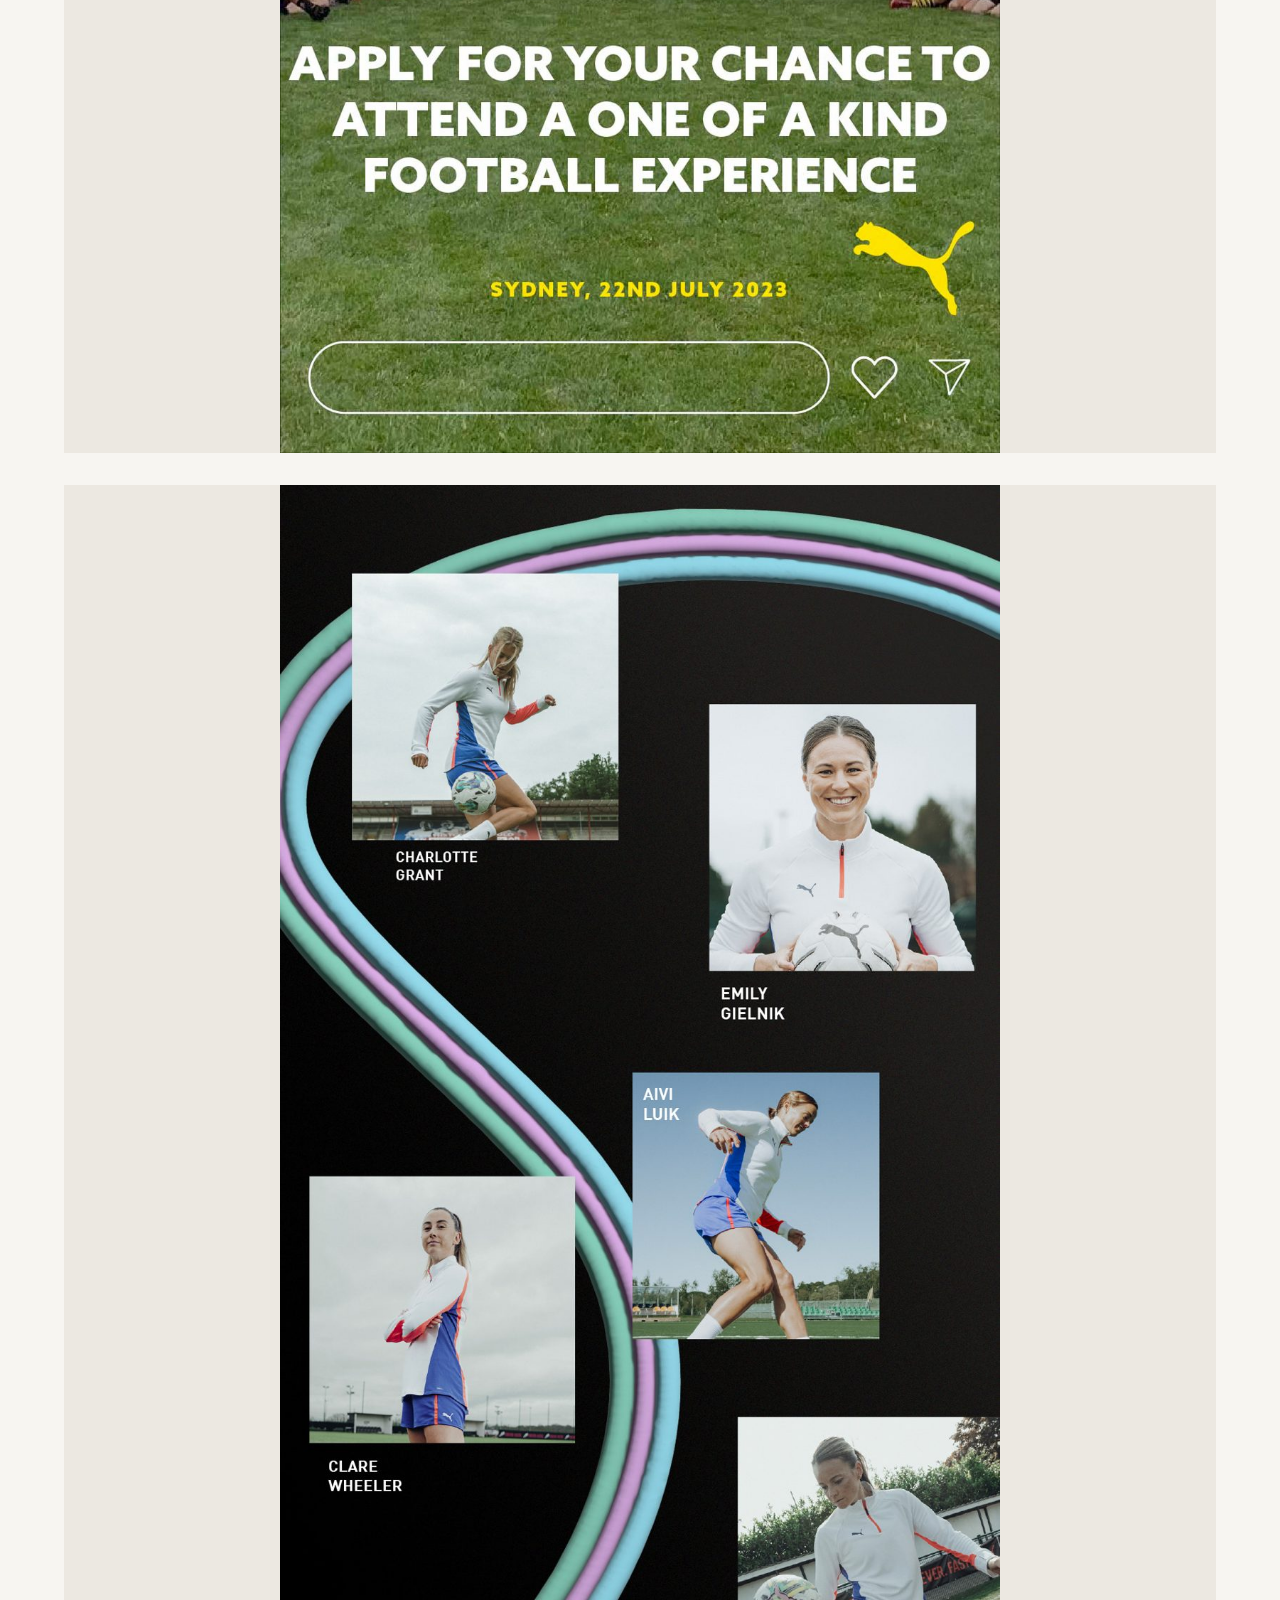
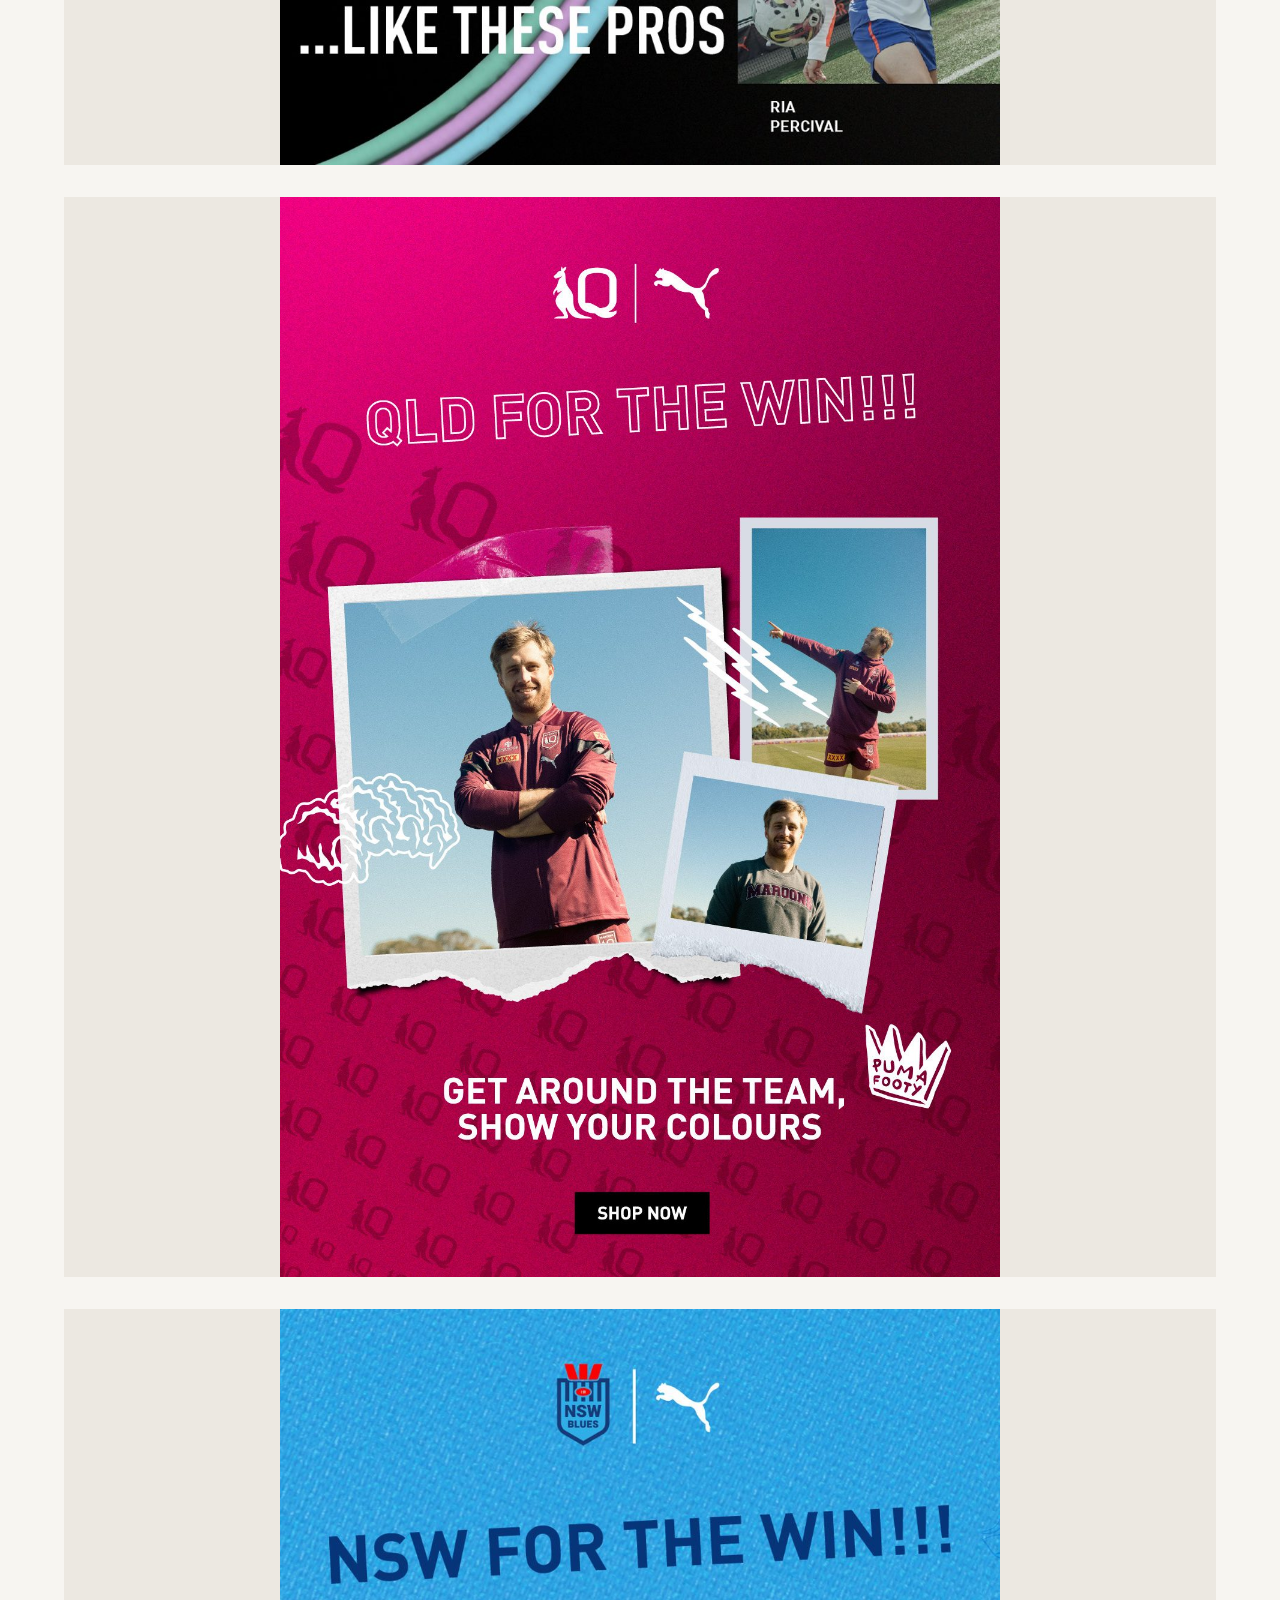
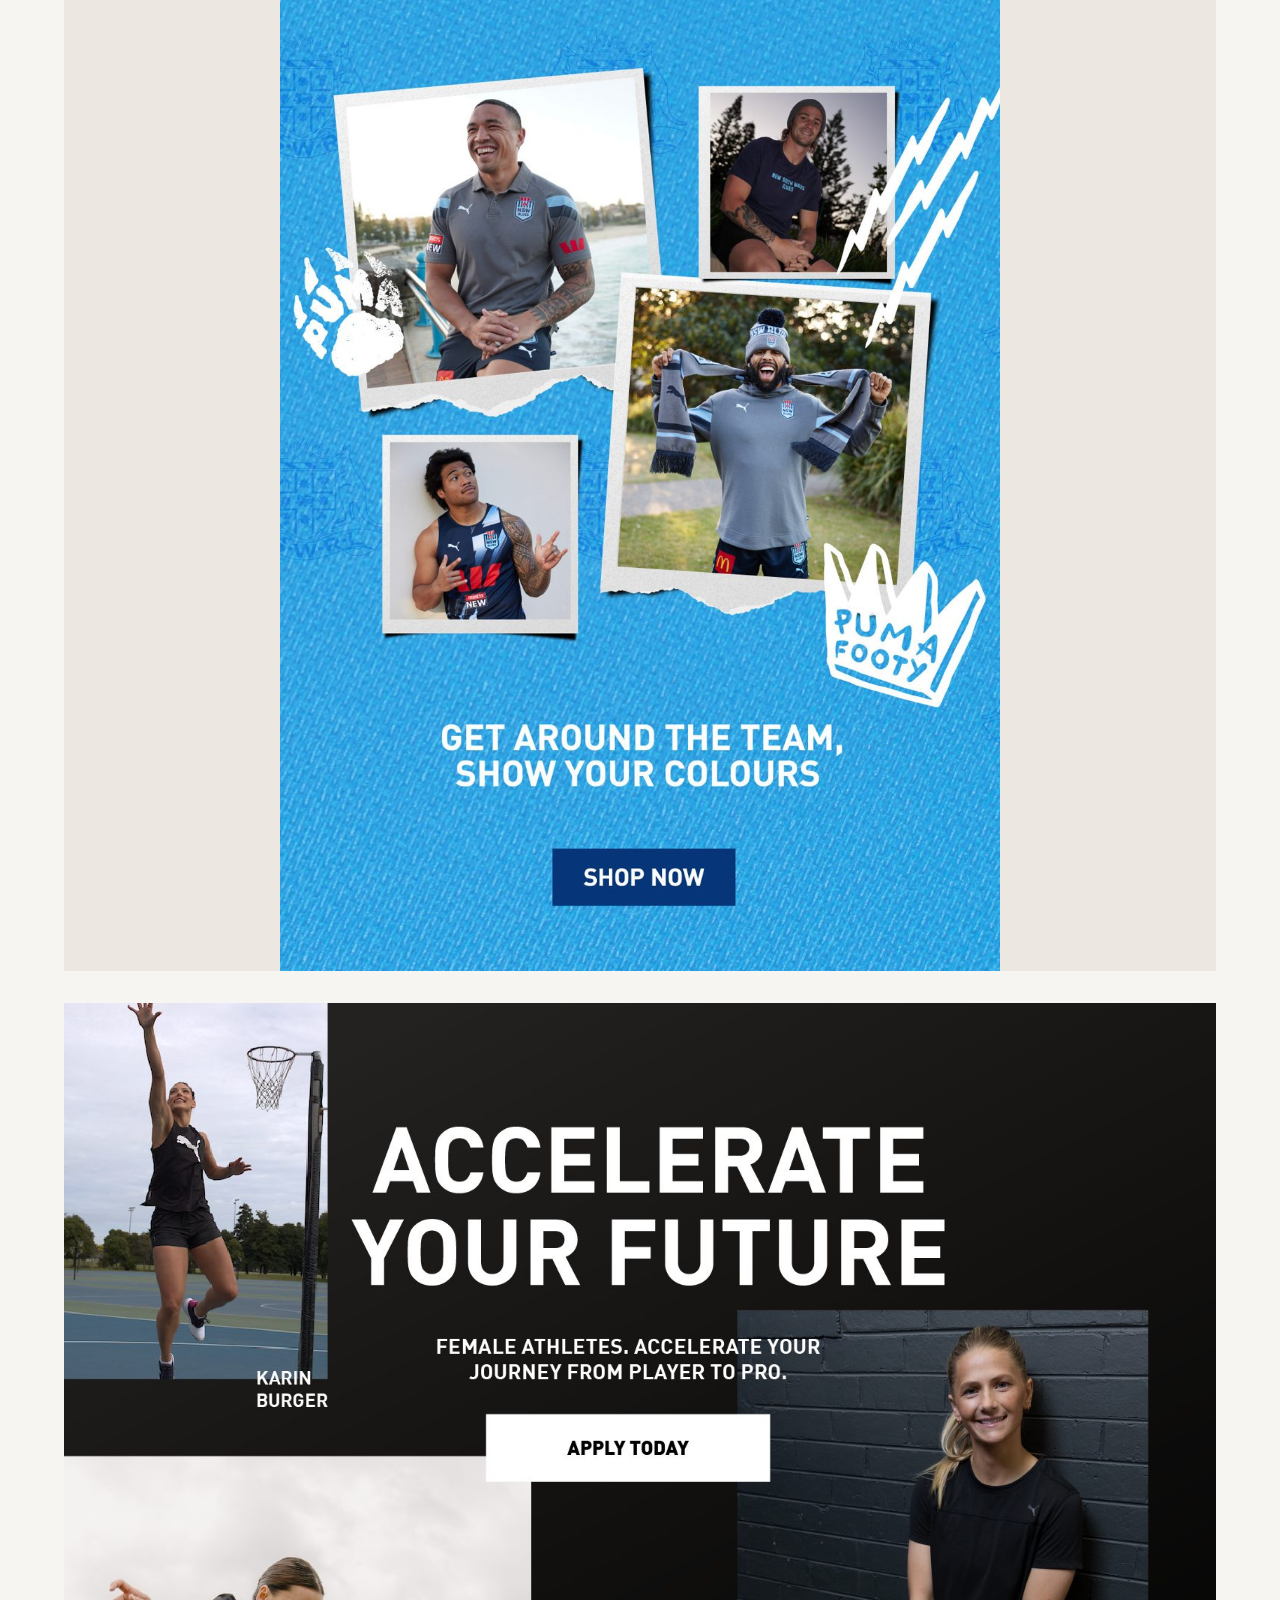
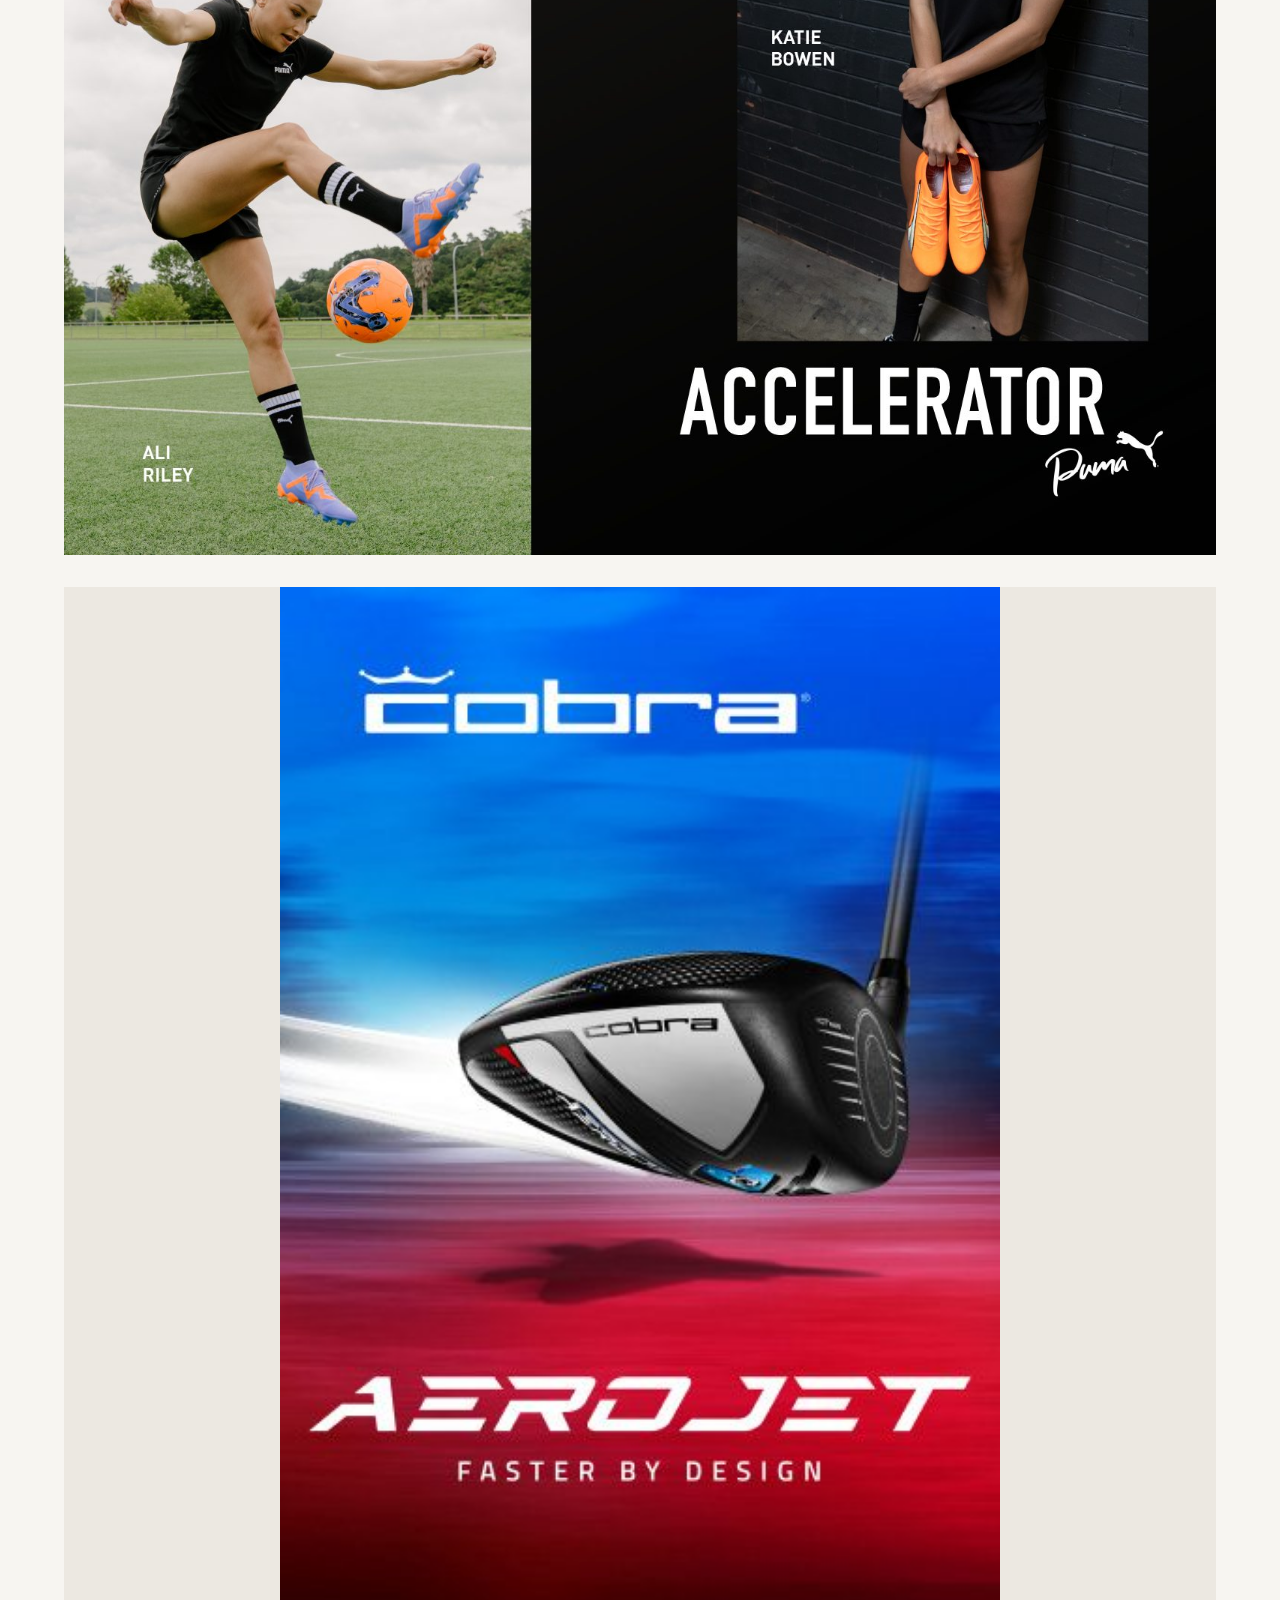
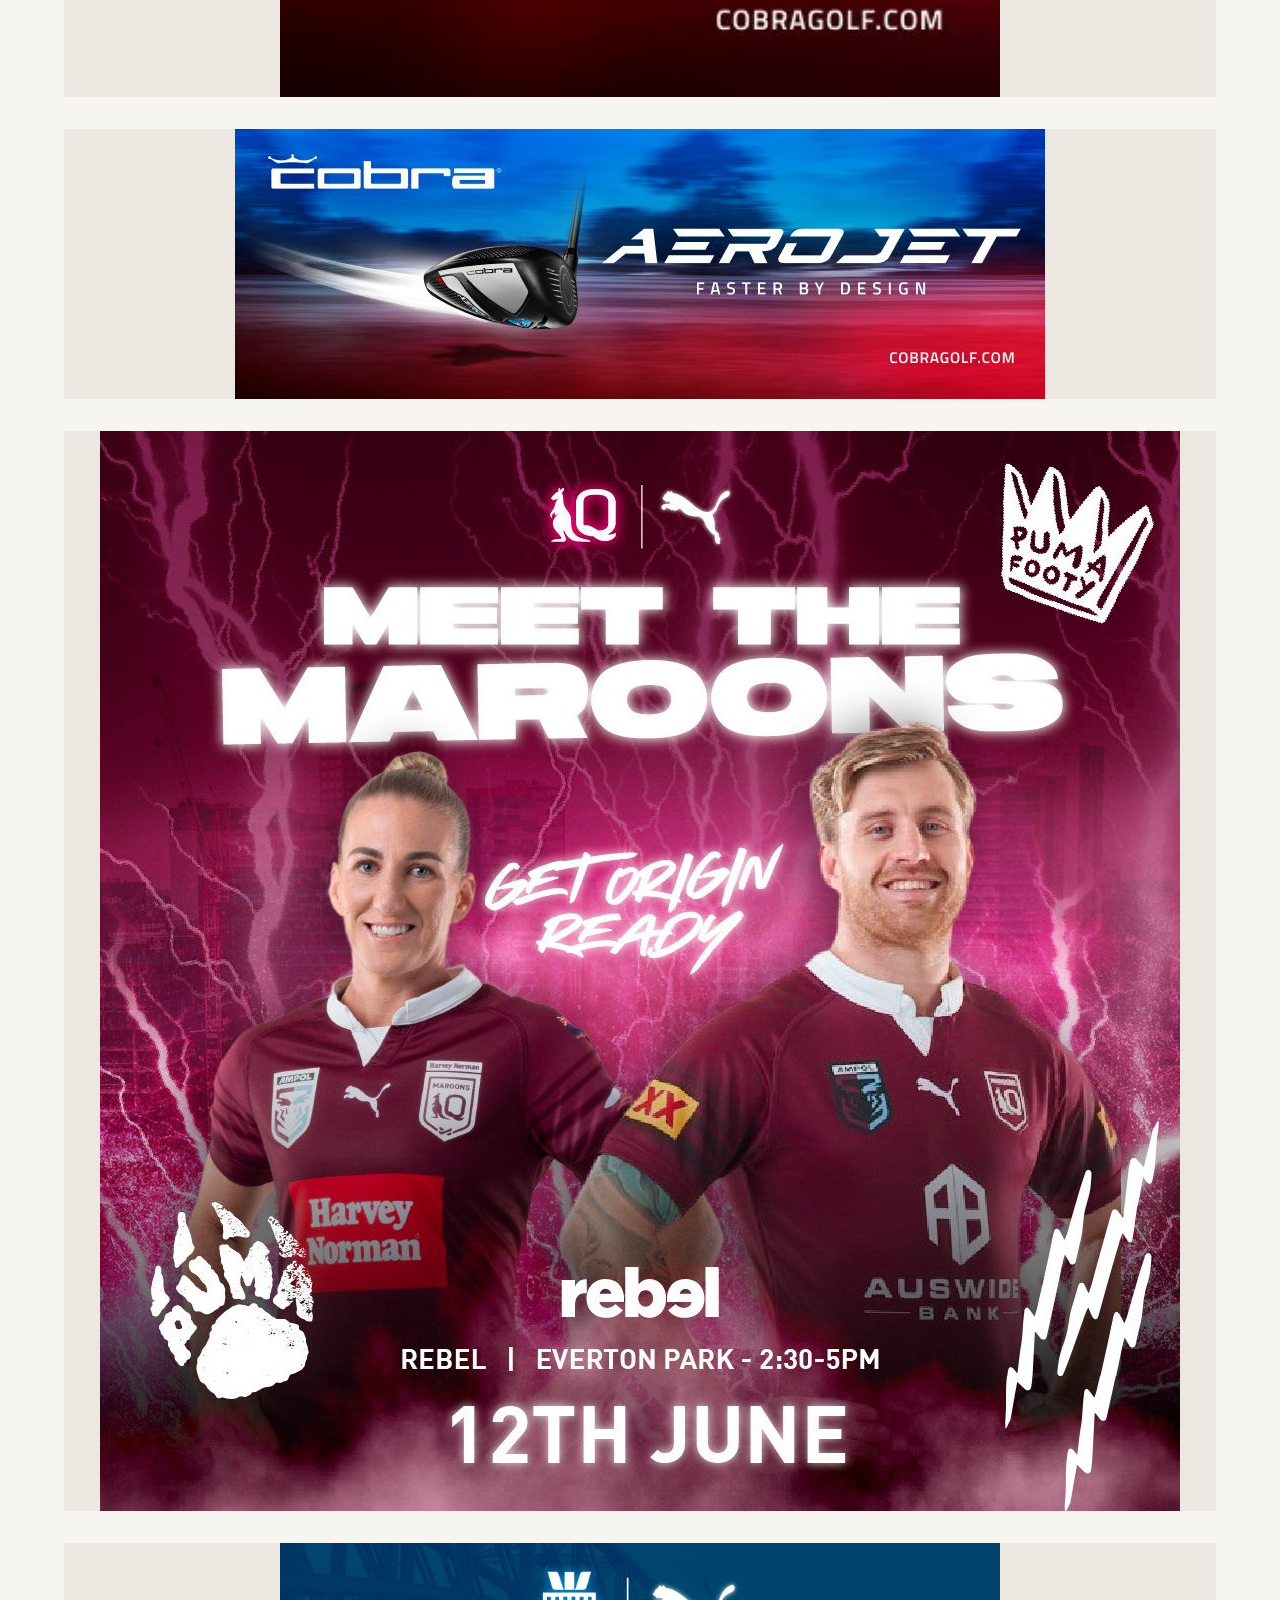
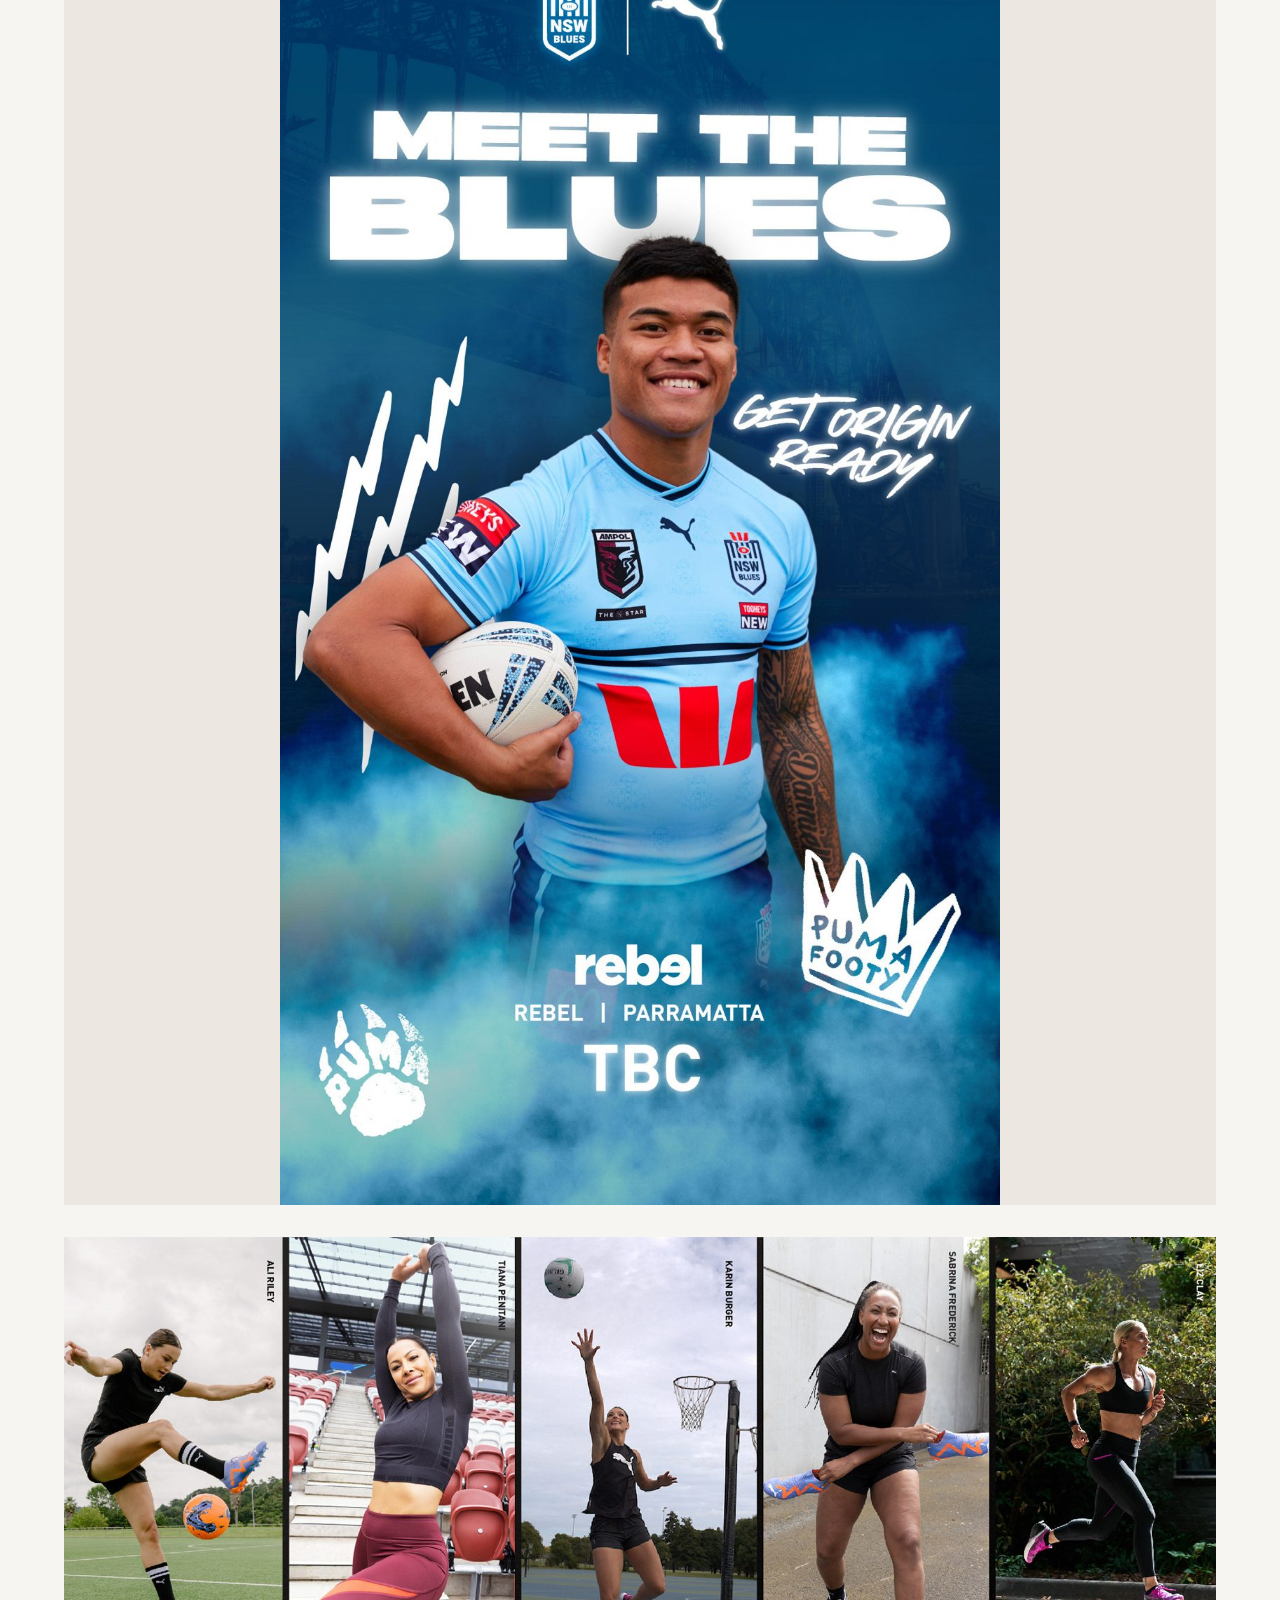
<file: work/bursty.html>
<!doctype html>
<html lang="en-AU">
<head>
<meta charset="utf-8">
<meta name="viewport" content="width=device-width, initial-scale=1">
<title>Bursty | Maria Tate</title>
<meta name="description" content="Fast-turnaround campaign design for a sports marketing agency.">
<meta property="og:title" content="Bursty | Maria Tate">
<meta property="og:description" content="Fast-turnaround campaign design for a sports marketing agency.">
<meta property="og:image" content="https://mariatate.com/images/brand/social-preview.jpg">
<meta property="og:type" content="website">
<meta name="twitter:card" content="summary_large_image">
<link rel="preconnect" href="https://fonts.googleapis.com"><link rel="preconnect" href="https://fonts.gstatic.com" crossorigin>
<link href="https://fonts.googleapis.com/css2?family=Fraunces:opsz,wght@9..144,400&family=Inter:wght@400;500&display=swap" rel="stylesheet">
<link rel="stylesheet" href="../style.css">
</head>
<body>
<header><div class="wrap"><a class="logo" href="../index.html">Maria Tate</a>
<nav><a href="../index.html#work">Work</a><a href="../index.html#about">About</a><a href="../index.html#contact">Contact</a></nav></div></header>
<main class="wrap">
<section class="phead"><div class="tag">Agency work: retail, digital, events</div><h1>Bursty</h1><p class="sum">Fast-turnaround campaign design for a sports marketing agency.</p></section>
<section class="pbody"><div><p>I worked with Bursty as an extra pair of hands when the studio was stretched. Jobs came in with tight deadlines and multiple stakeholders, and needed full asset suites across every channel.</p></div><div><h2>What I did</h2><ul><li>Women’s football Accelerator program: launch campaign, athlete tiles, e-comm banners, EDMs and digital screens</li><li>Rebel Rookies football event: social and e-comm assets</li><li>Rugby league retail campaign: club e-comm suites, event activations, in-store media and EDMs</li><li>Cobra Aerojet golf: print ads and large-format retail graphics</li><li>A motorsport in-store launch, a basketball pop-up court and a stadium big-screen piece</li></ul></div></section>
<section class="gallery"><figure class=""><img src="../images/bursty/01.jpg" alt="Bursty 1" width="1800" height="900" loading="lazy"></figure>
<figure class="port"><img src="../images/bursty/02.jpg" alt="Bursty 2" width="1440" height="1800" loading="lazy"></figure>
<figure class="port"><img src="../images/bursty/03.gif" alt="Bursty 3" width="1200" height="2116" loading="lazy"></figure>
<figure class=""><img src="../images/bursty/04.gif" alt="Bursty 4" width="1537" height="1536" loading="lazy"></figure>
<figure class=""><img src="../images/bursty/05.jpg" alt="Bursty 5" width="1601" height="641" loading="lazy"></figure>
<figure class=""><img src="../images/bursty/06.jpg" alt="Bursty 6" width="1800" height="245" loading="lazy"></figure>
<figure class="port"><img src="../images/bursty/07.jpg" alt="Bursty 7" width="1013" height="1800" loading="lazy"></figure>
<figure class="port"><img src="../images/bursty/08.jpg" alt="Bursty 8" width="1013" height="1800" loading="lazy"></figure>
<figure class="port"><img src="../images/bursty/09.jpg" alt="Bursty 9" width="1200" height="1800" loading="lazy"></figure>
<figure class="port"><img src="../images/bursty/10.jpg" alt="Bursty 10" width="1027" height="1800" loading="lazy"></figure>
<figure class=""><img src="../images/bursty/11.jpg" alt="Bursty 11" width="1536" height="1537" loading="lazy"></figure>
<figure class="port"><img src="../images/bursty/12.jpg" alt="Bursty 12" width="384" height="592" loading="lazy"></figure>
<figure class=""><img src="../images/bursty/13.jpg" alt="Bursty 13" width="810" height="270" loading="lazy"></figure>
<figure class=""><img src="../images/bursty/14.jpg" alt="Bursty 14" width="1080" height="1080" loading="lazy"></figure>
<figure class="port"><img src="../images/bursty/15.jpg" alt="Bursty 15" width="1027" height="1800" loading="lazy"></figure>
<figure class=""><img src="../images/bursty/16.jpg" alt="Bursty 16" width="1800" height="1013" loading="lazy"></figure></section>
<section class="next"><span class="label">Next project</span><a href="brand-identities.html">Brand identities &rarr;</a></section>
</main>
<footer><div class="wrap">&copy; Maria Tate</div></footer>
</body>
</html>
</file>
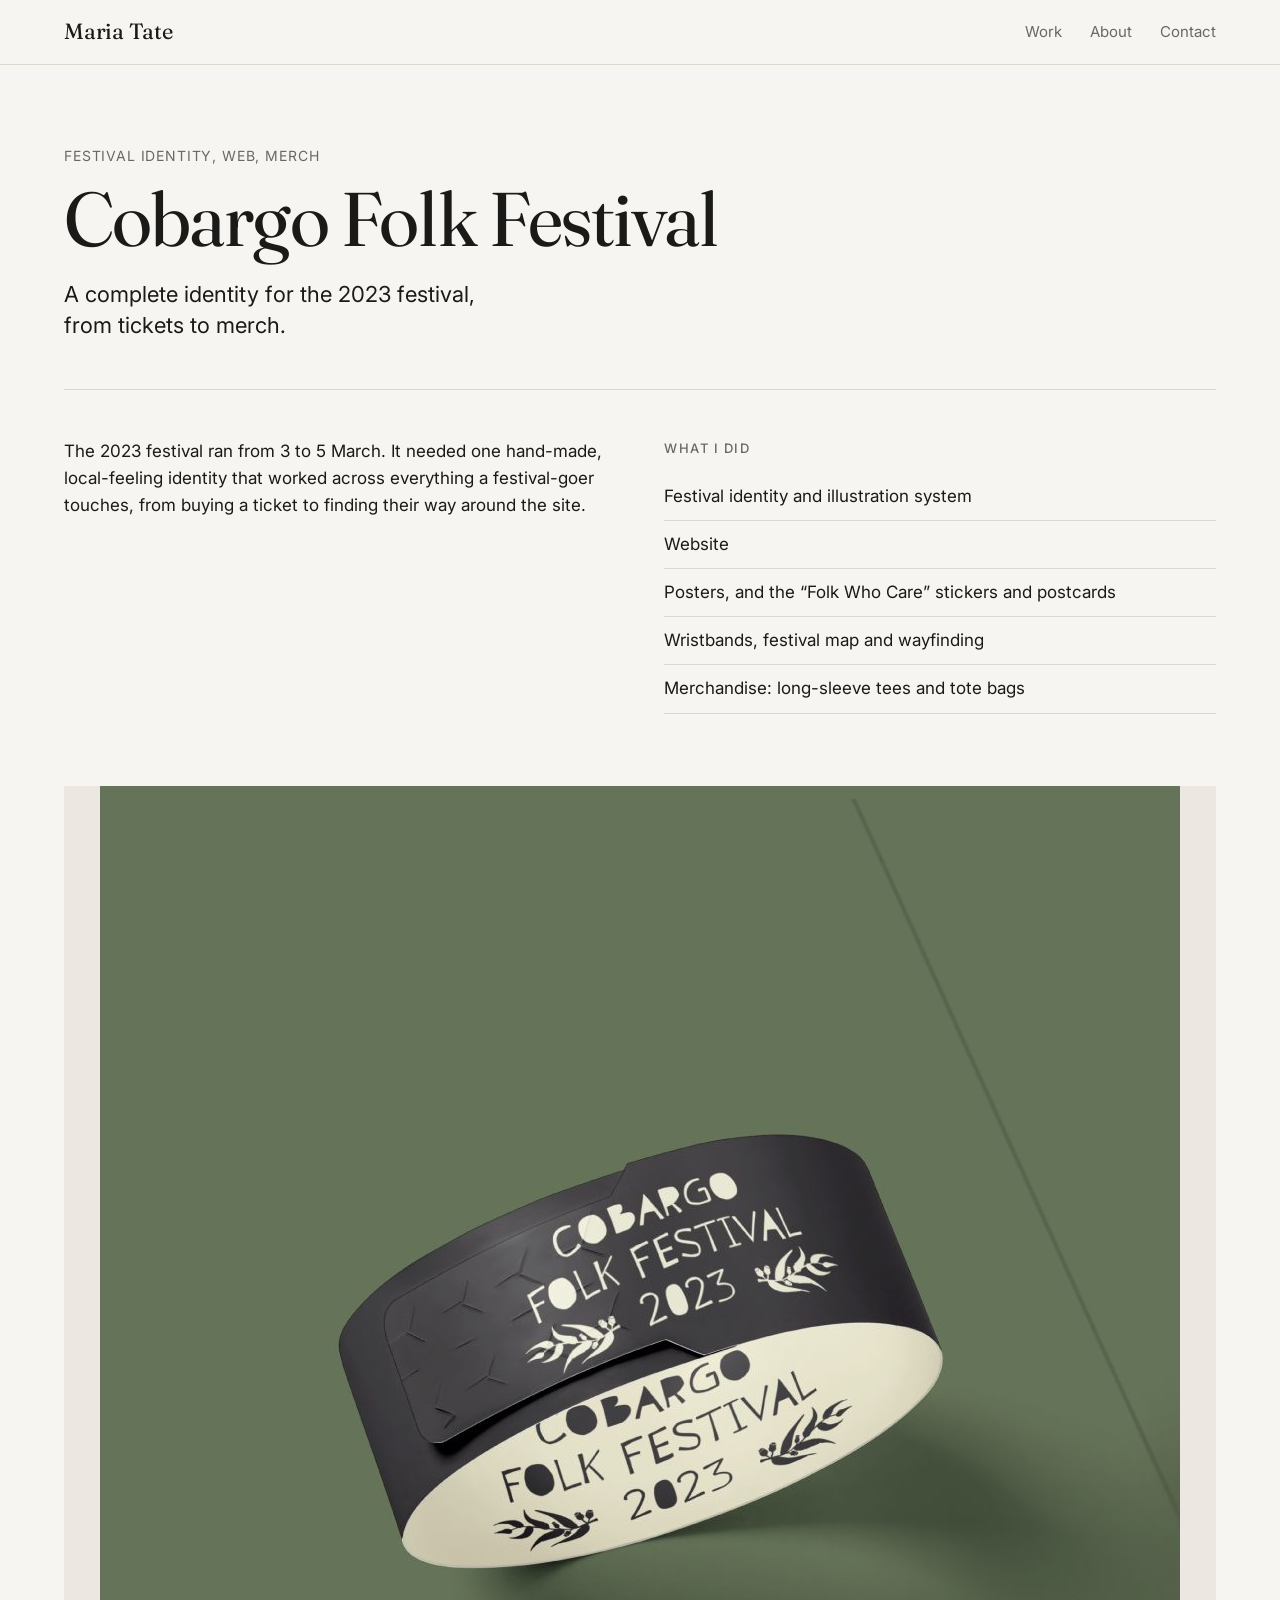
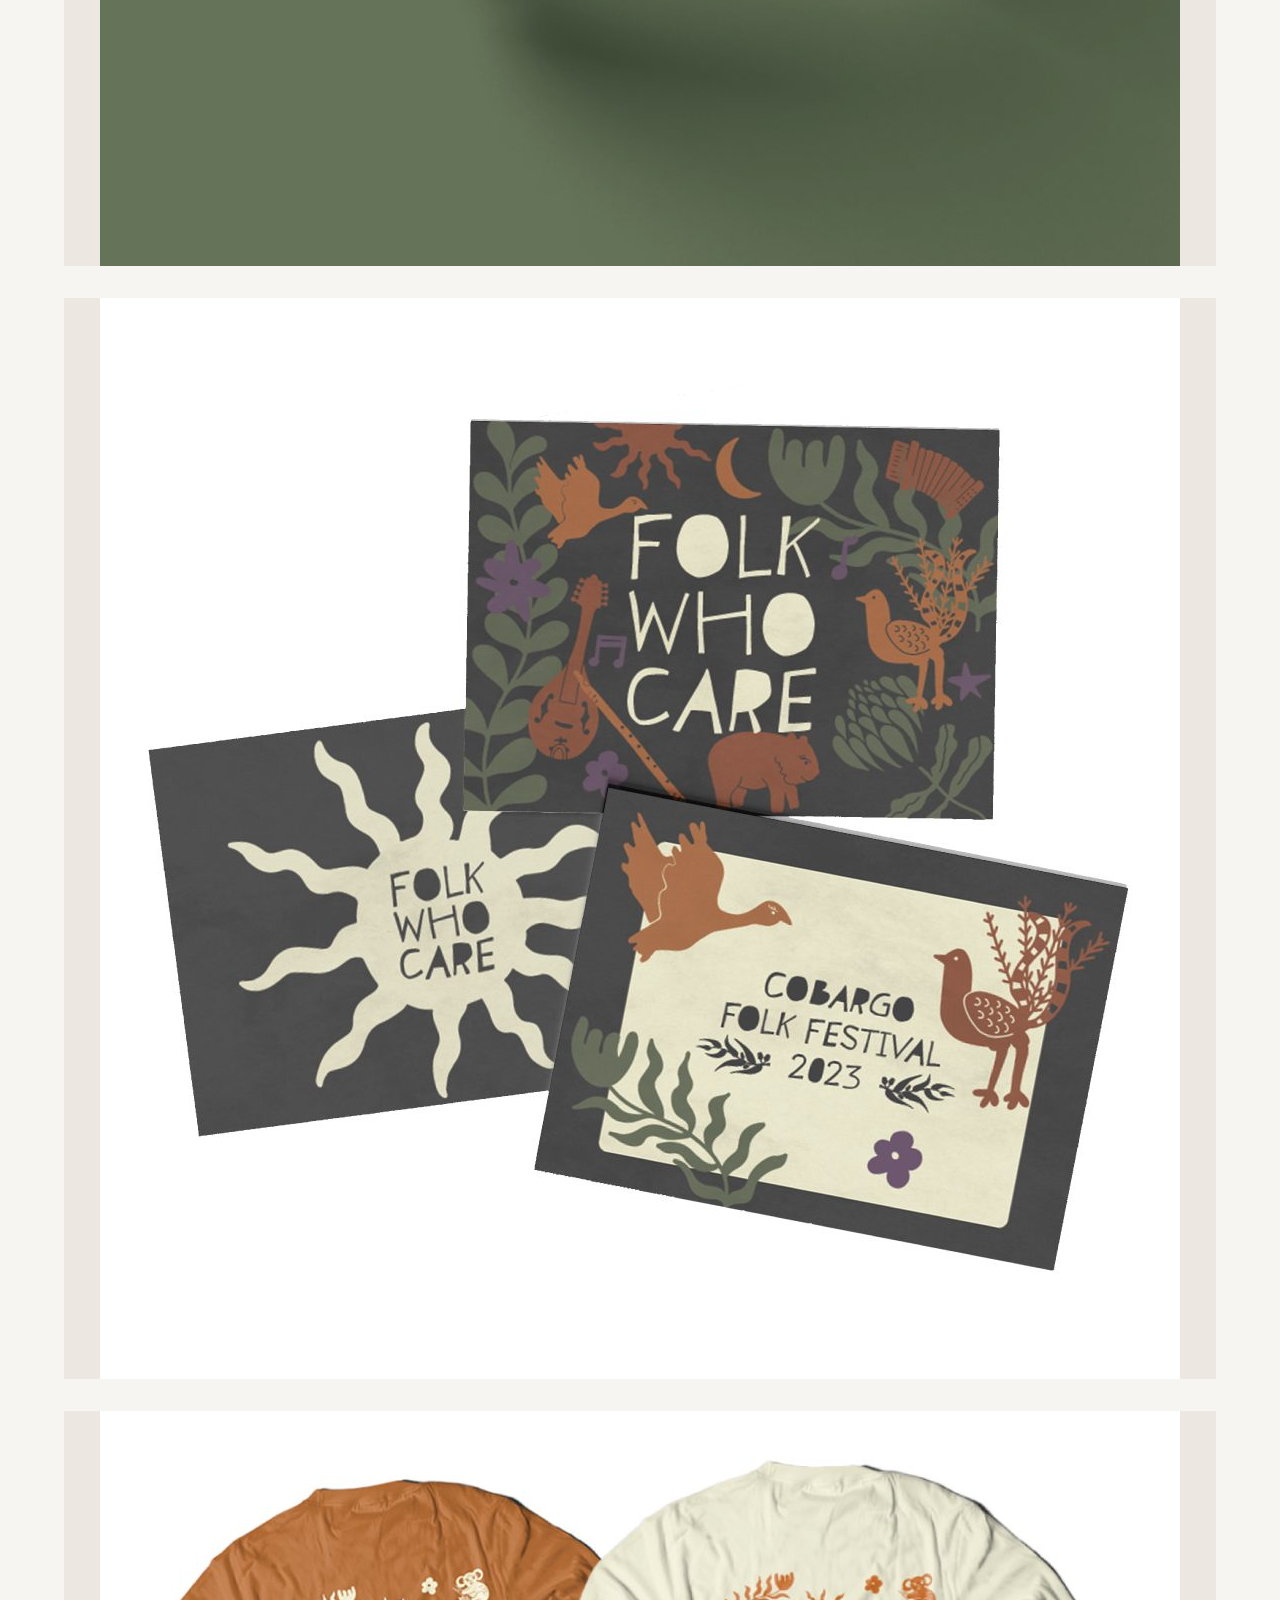
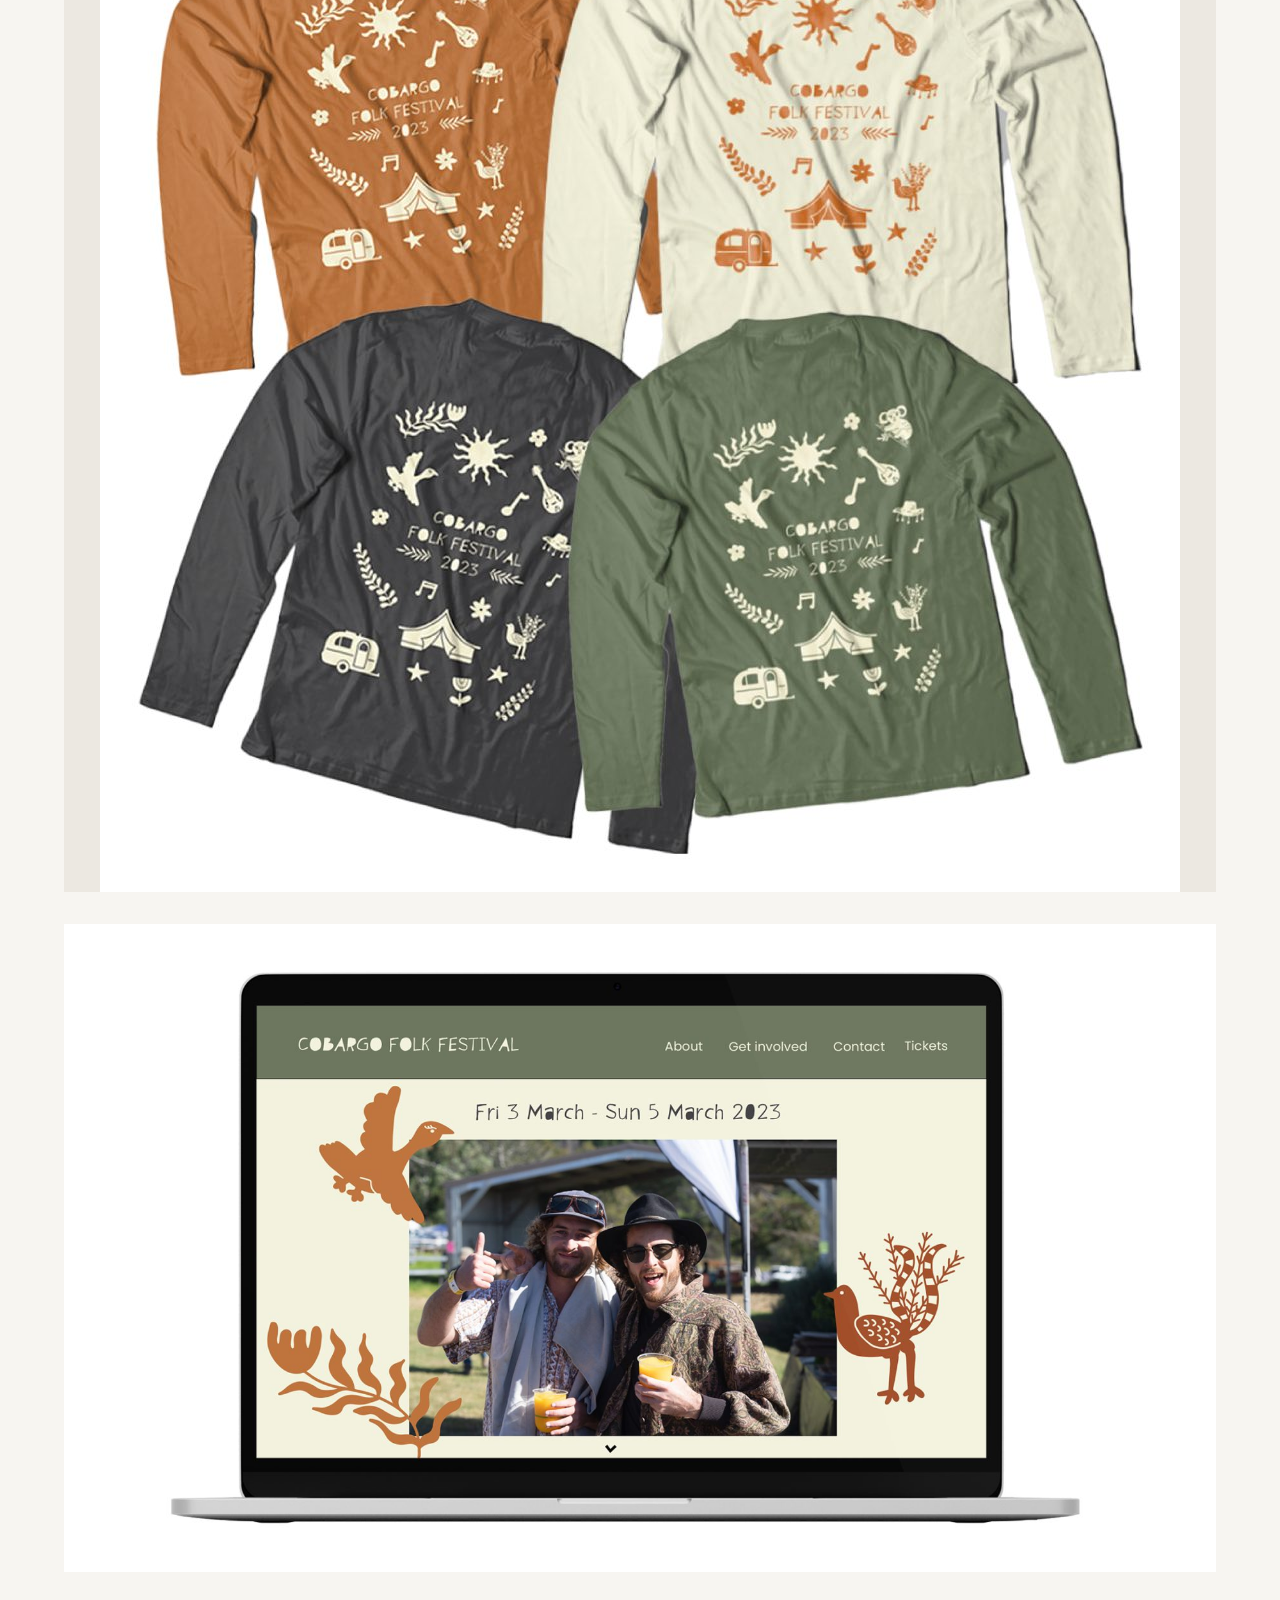
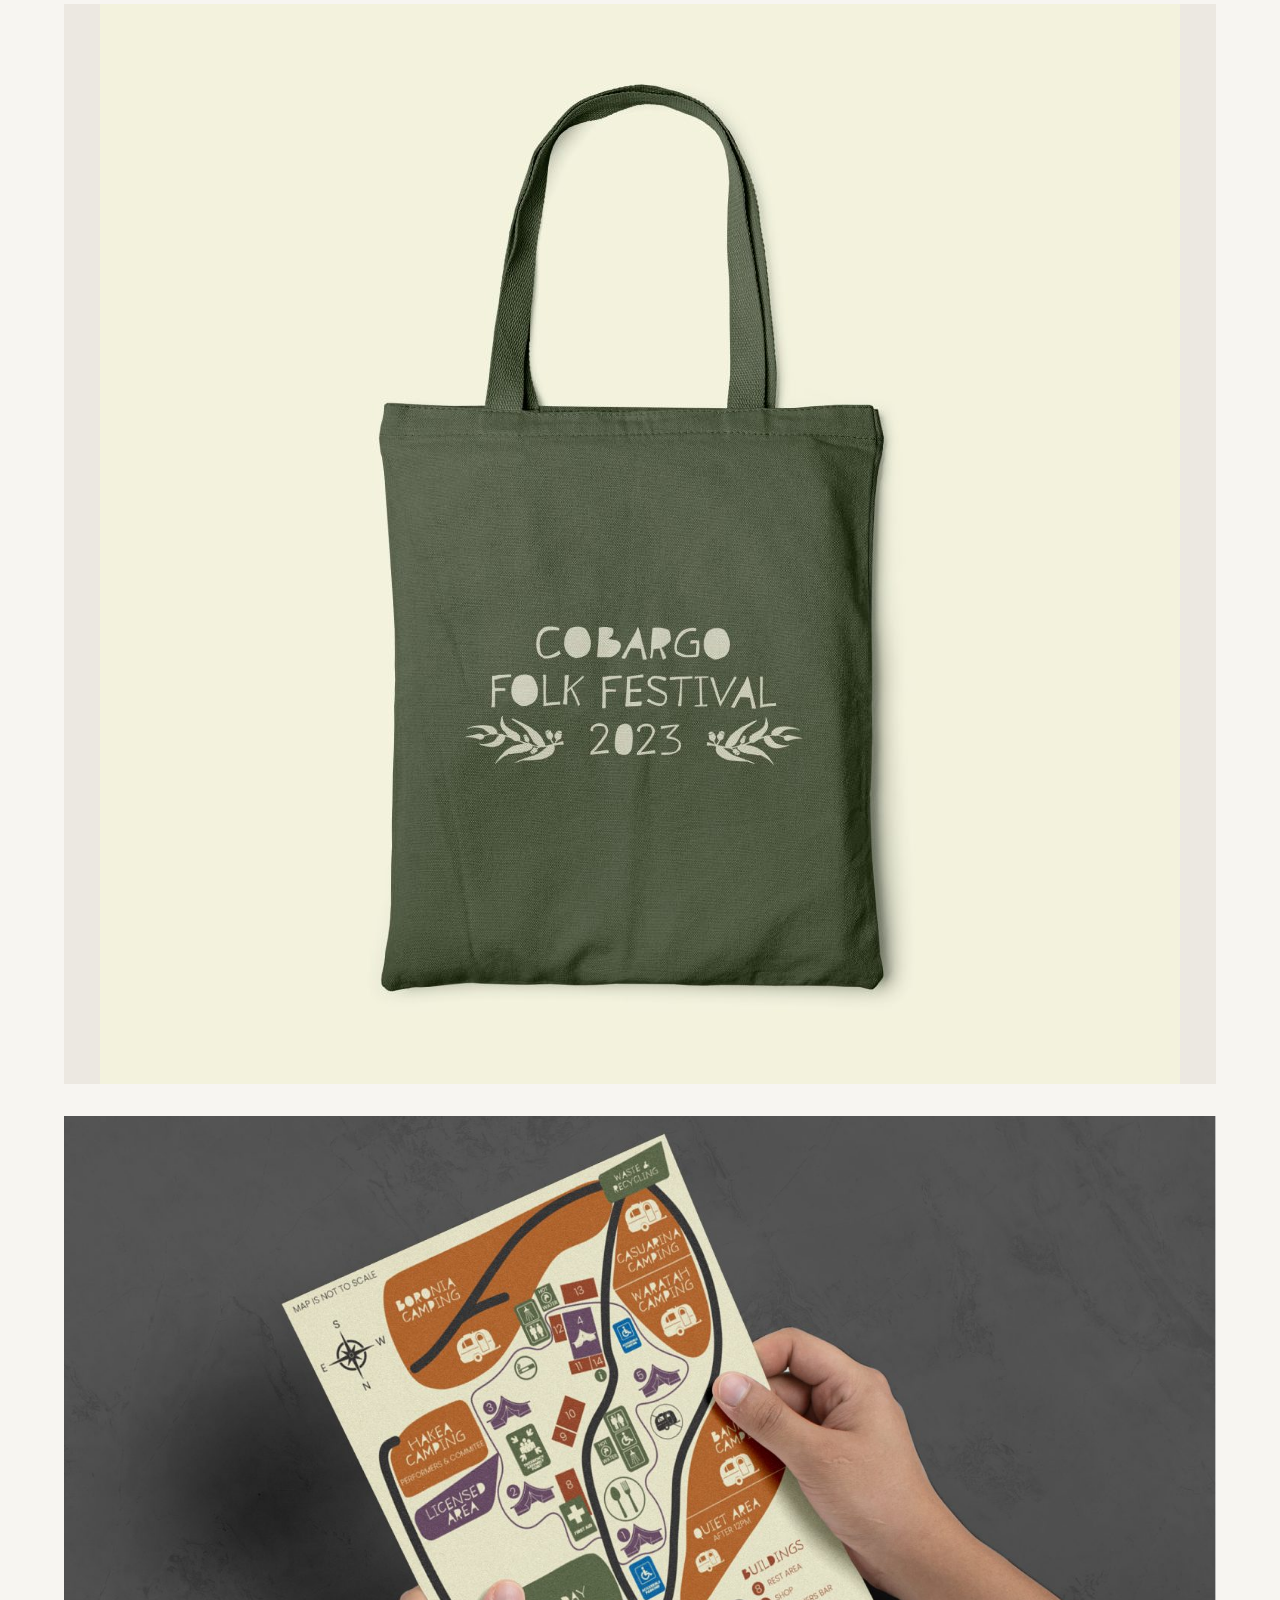
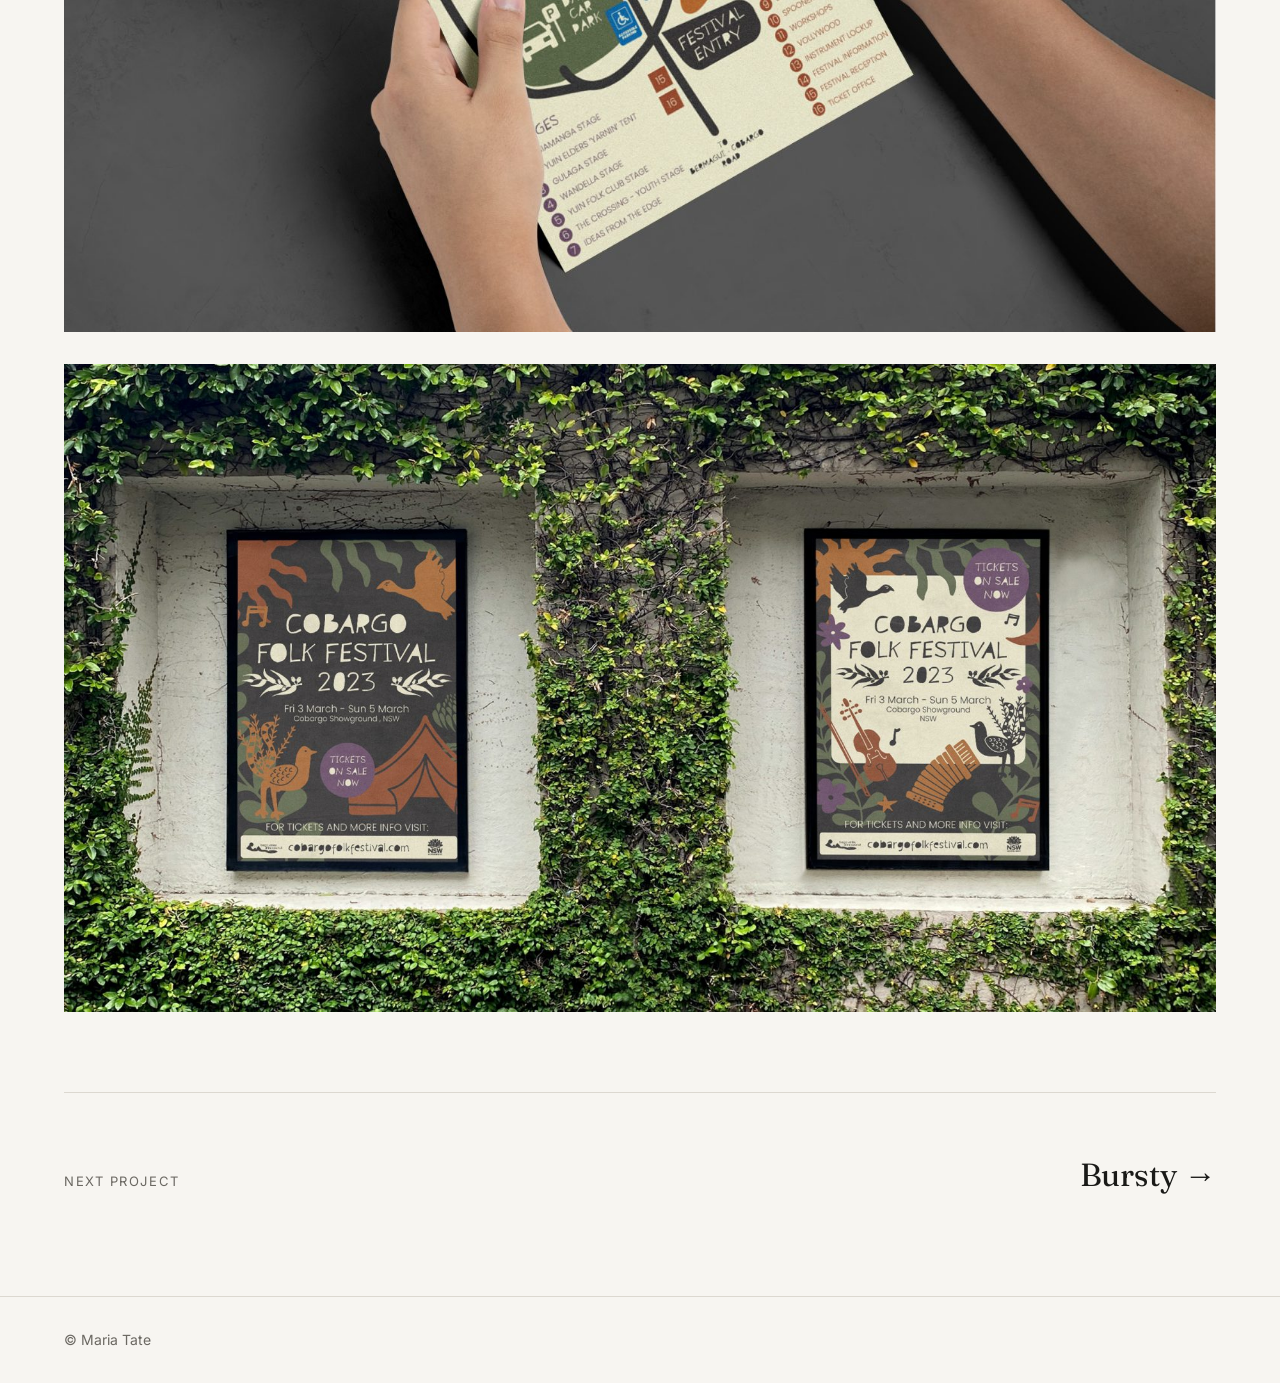
<file: work/cobargo-folk-festival.html>
<!doctype html>
<html lang="en-AU">
<head>
<meta charset="utf-8">
<meta name="viewport" content="width=device-width, initial-scale=1">
<title>Cobargo Folk Festival | Maria Tate</title>
<meta name="description" content="A complete identity for the 2023 festival, from tickets to merch.">
<meta property="og:title" content="Cobargo Folk Festival | Maria Tate">
<meta property="og:description" content="A complete identity for the 2023 festival, from tickets to merch.">
<meta property="og:image" content="https://mariatate.com/images/brand/social-preview.jpg">
<meta property="og:type" content="website">
<meta name="twitter:card" content="summary_large_image">
<link rel="preconnect" href="https://fonts.googleapis.com"><link rel="preconnect" href="https://fonts.gstatic.com" crossorigin>
<link href="https://fonts.googleapis.com/css2?family=Fraunces:opsz,wght@9..144,400&family=Inter:wght@400;500&display=swap" rel="stylesheet">
<link rel="stylesheet" href="../style.css">
</head>
<body>
<header><div class="wrap"><a class="logo" href="../index.html">Maria Tate</a>
<nav><a href="../index.html#work">Work</a><a href="../index.html#about">About</a><a href="../index.html#contact">Contact</a></nav></div></header>
<main class="wrap">
<section class="phead"><div class="tag">Festival identity, web, merch</div><h1>Cobargo Folk Festival</h1><p class="sum">A complete identity for the 2023 festival, from tickets to merch.</p></section>
<section class="pbody"><div><p>The 2023 festival ran from 3 to 5 March. It needed one hand-made, local-feeling identity that worked across everything a festival-goer touches, from buying a ticket to finding their way around the site.</p></div><div><h2>What I did</h2><ul><li>Festival identity and illustration system</li><li>Website</li><li>Posters, and the “Folk Who Care” stickers and postcards</li><li>Wristbands, festival map and wayfinding</li><li>Merchandise: long-sleeve tees and tote bags</li></ul></div></section>
<section class="gallery"><figure class=""><img src="../images/cobargo-folk-festival/01.jpg" alt="Cobargo Folk Festival 1" width="1080" height="1080" loading="lazy"></figure>
<figure class=""><img src="../images/cobargo-folk-festival/02.jpg" alt="Cobargo Folk Festival 2" width="1080" height="1081" loading="lazy"></figure>
<figure class=""><img src="../images/cobargo-folk-festival/03.jpg" alt="Cobargo Folk Festival 3" width="1080" height="1081" loading="lazy"></figure>
<figure class=""><img src="../images/cobargo-folk-festival/04.jpg" alt="Cobargo Folk Festival 4" width="1800" height="1013" loading="lazy"></figure>
<figure class=""><img src="../images/cobargo-folk-festival/05.jpg" alt="Cobargo Folk Festival 5" width="1080" height="1080" loading="lazy"></figure>
<figure class=""><img src="../images/cobargo-folk-festival/06.jpg" alt="Cobargo Folk Festival 6" width="1525" height="1080" loading="lazy"></figure>
<figure class=""><img src="../images/cobargo-folk-festival/07.jpg" alt="Cobargo Folk Festival 7" width="1800" height="1013" loading="lazy"></figure></section>
<section class="next"><span class="label">Next project</span><a href="bursty.html">Bursty &rarr;</a></section>
</main>
<footer><div class="wrap">&copy; Maria Tate</div></footer>
</body>
</html>
</file>
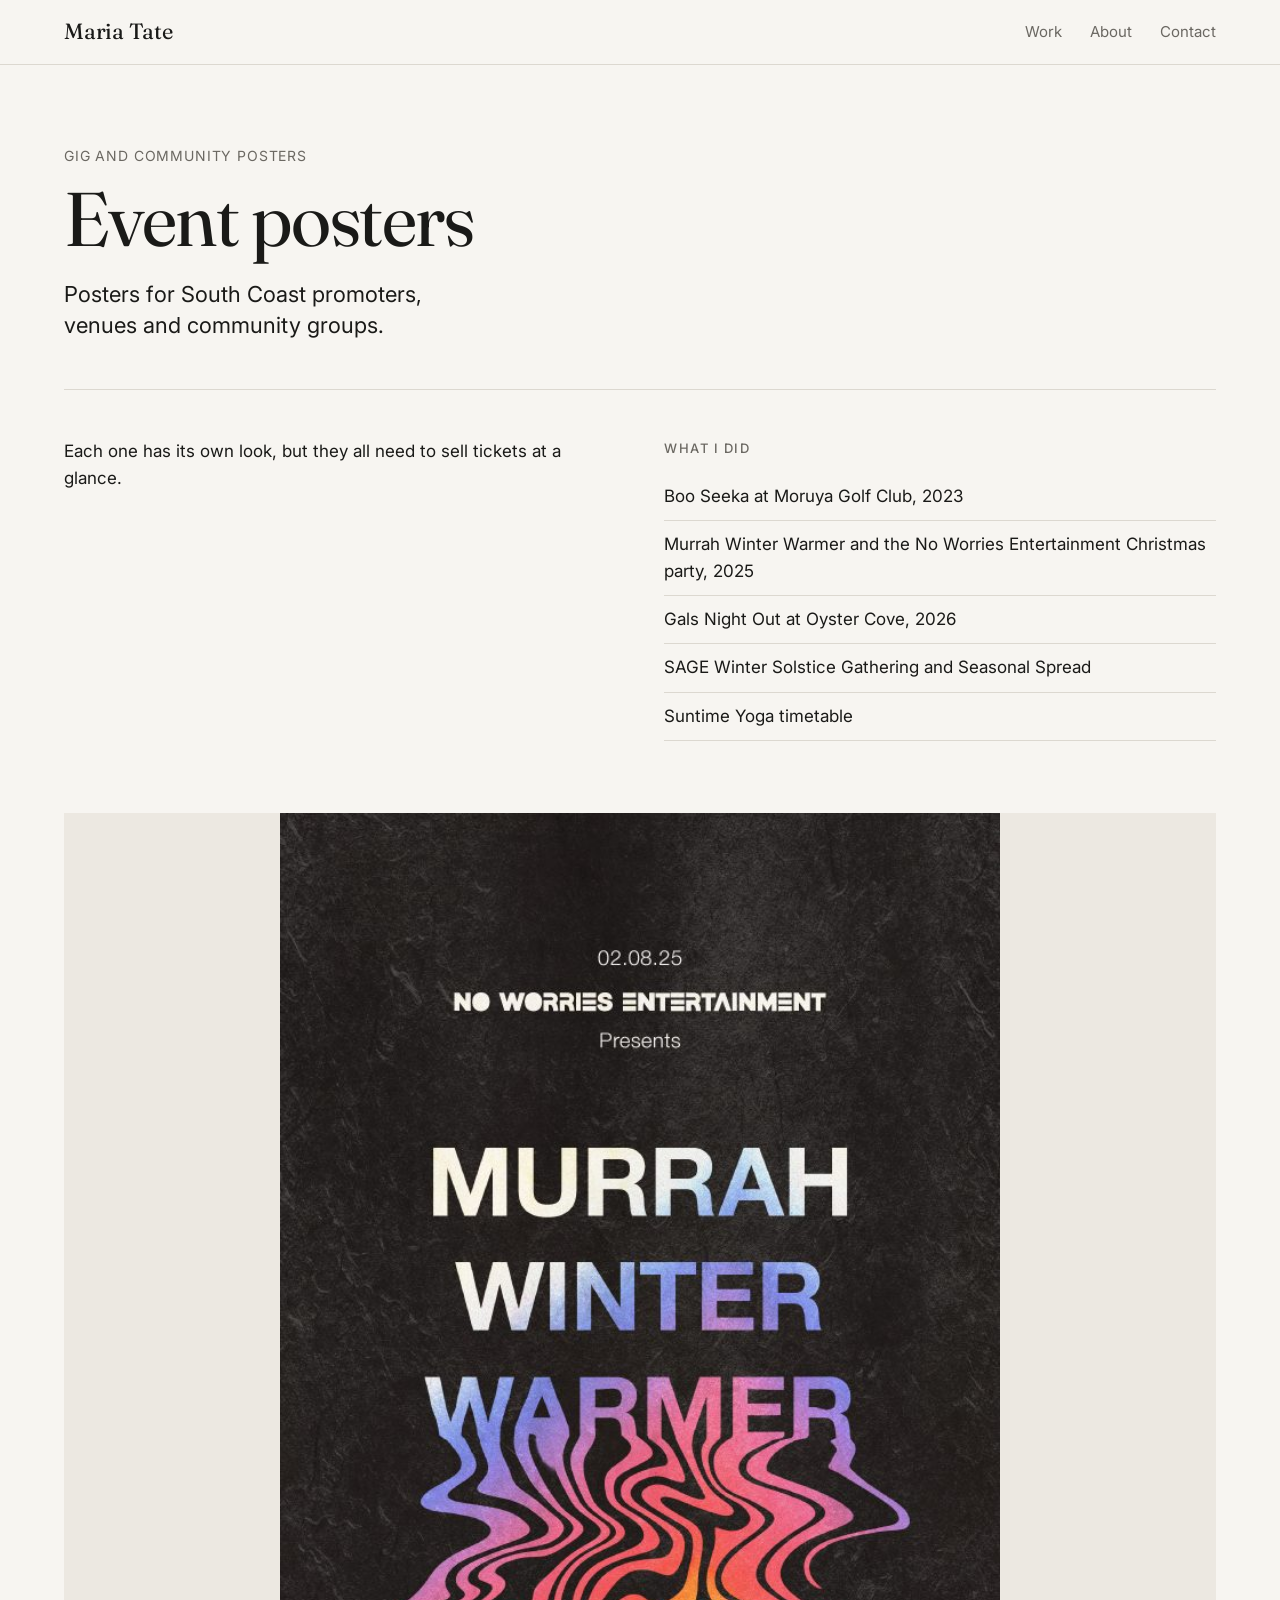
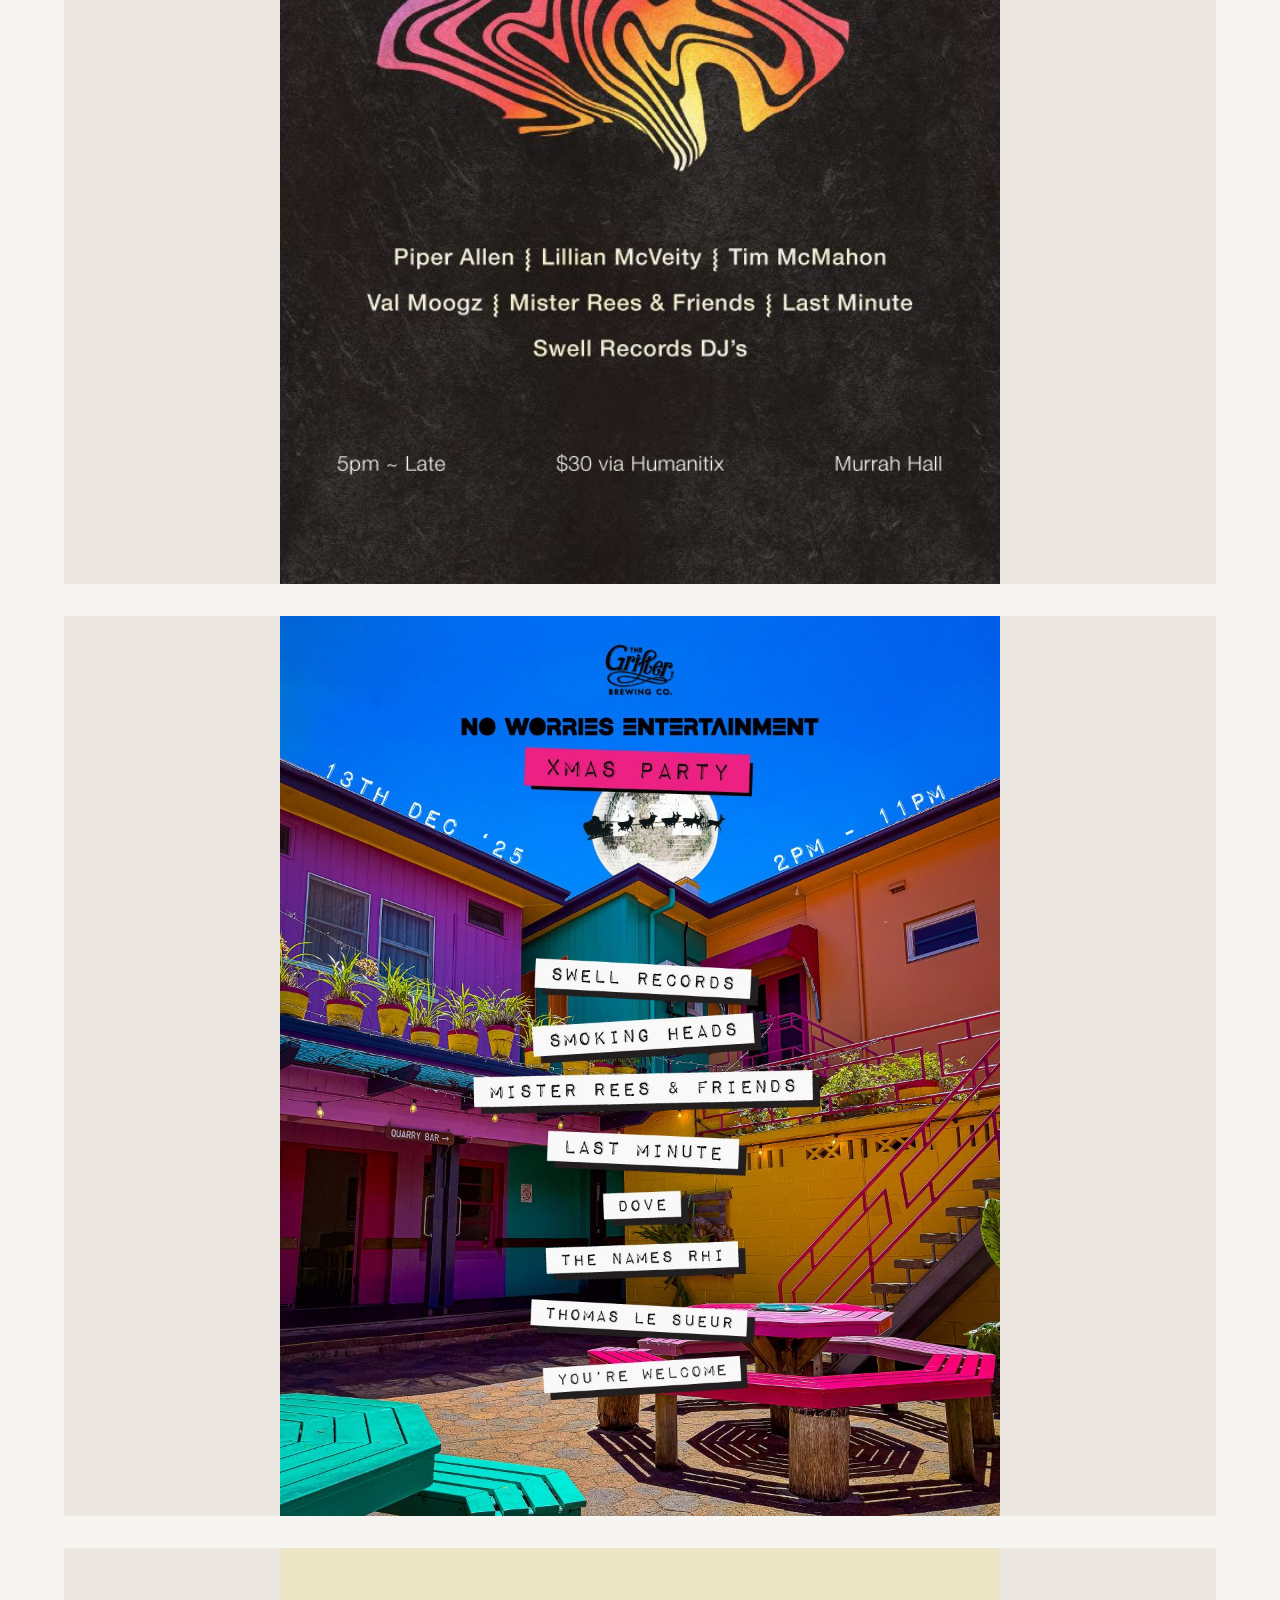
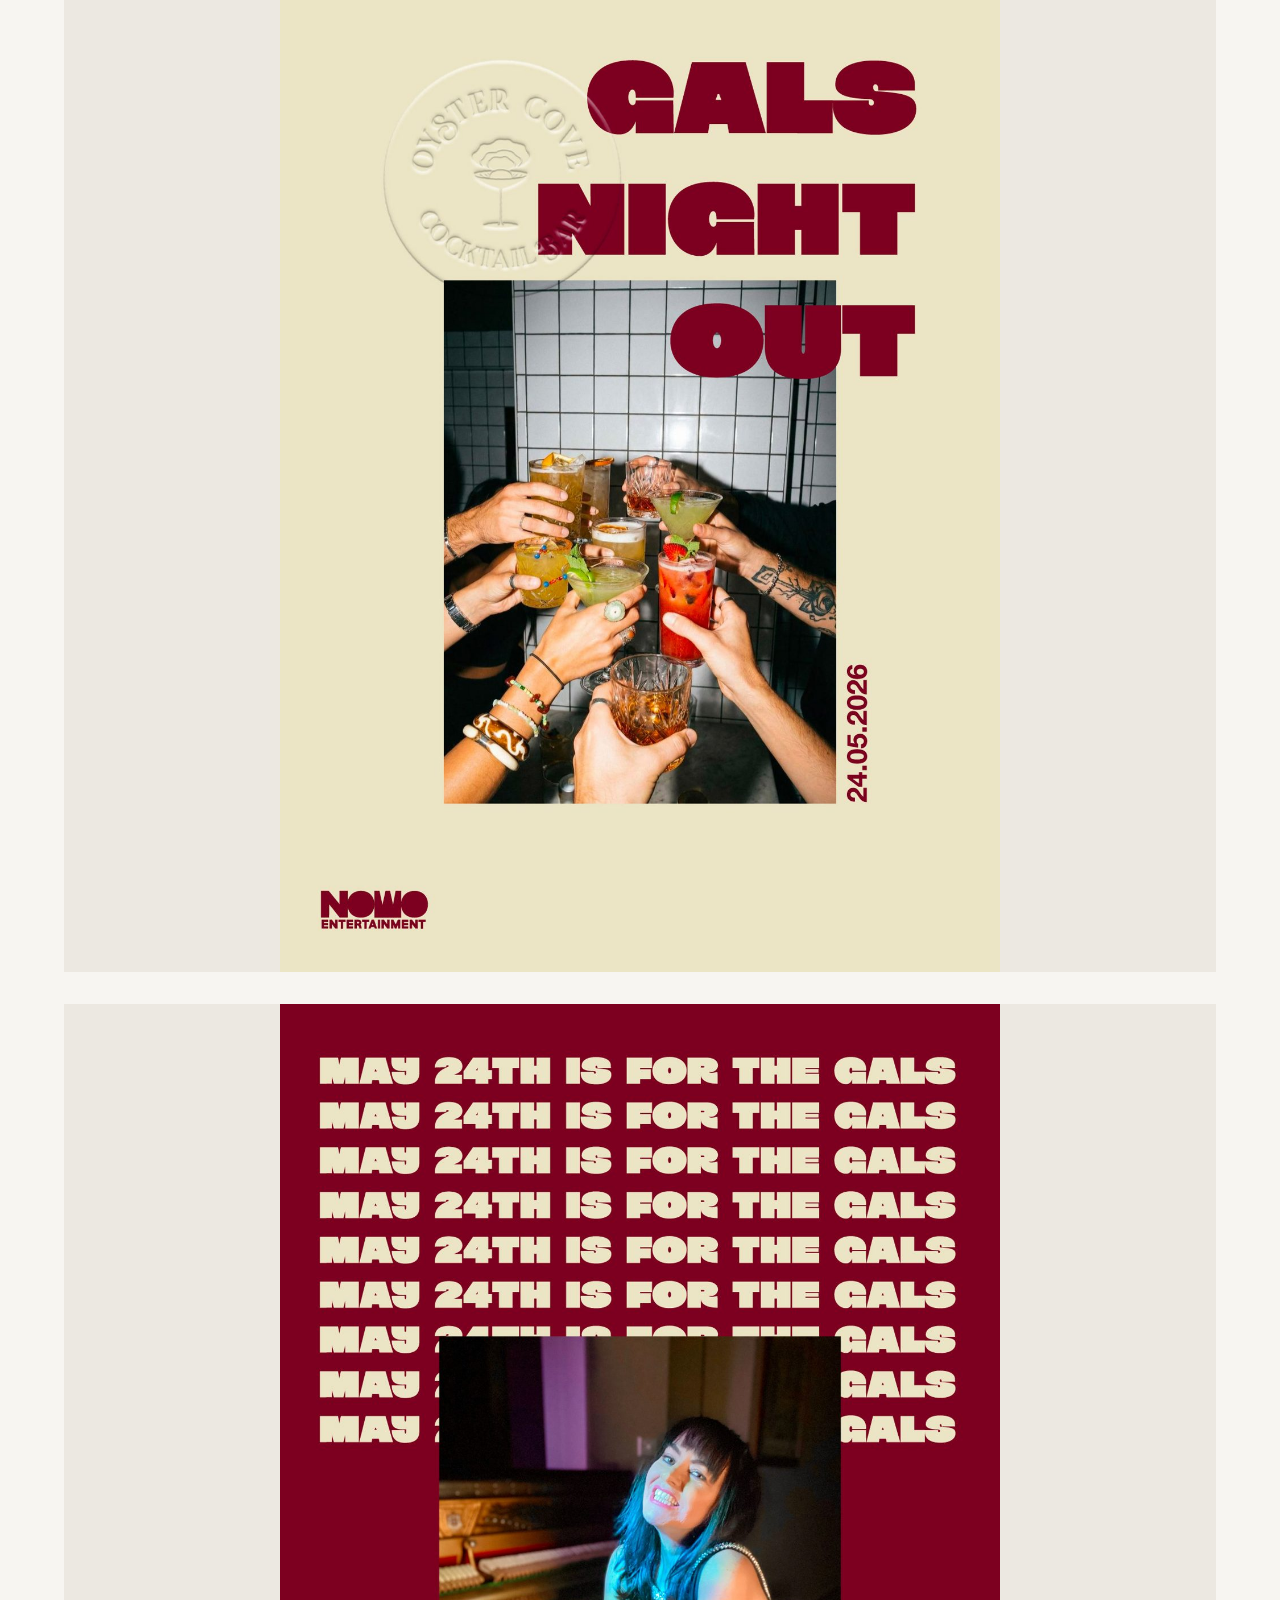
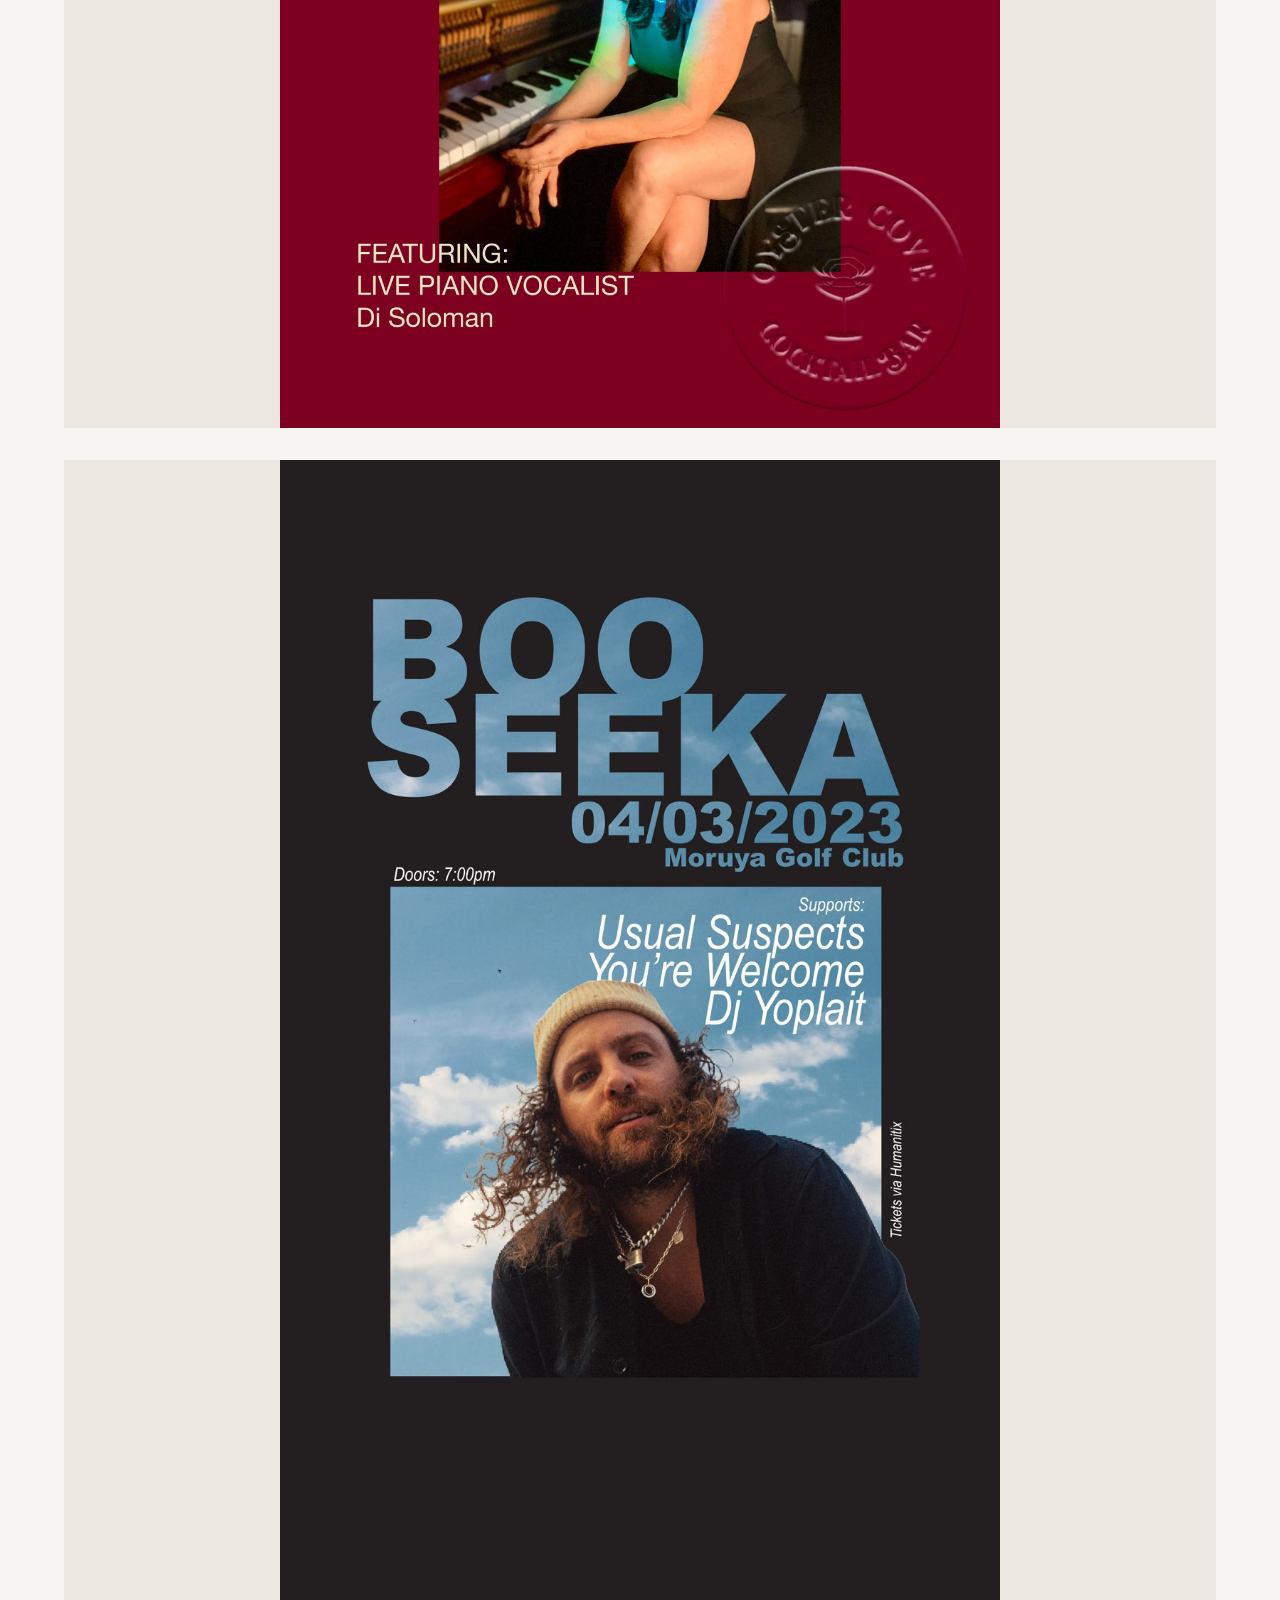
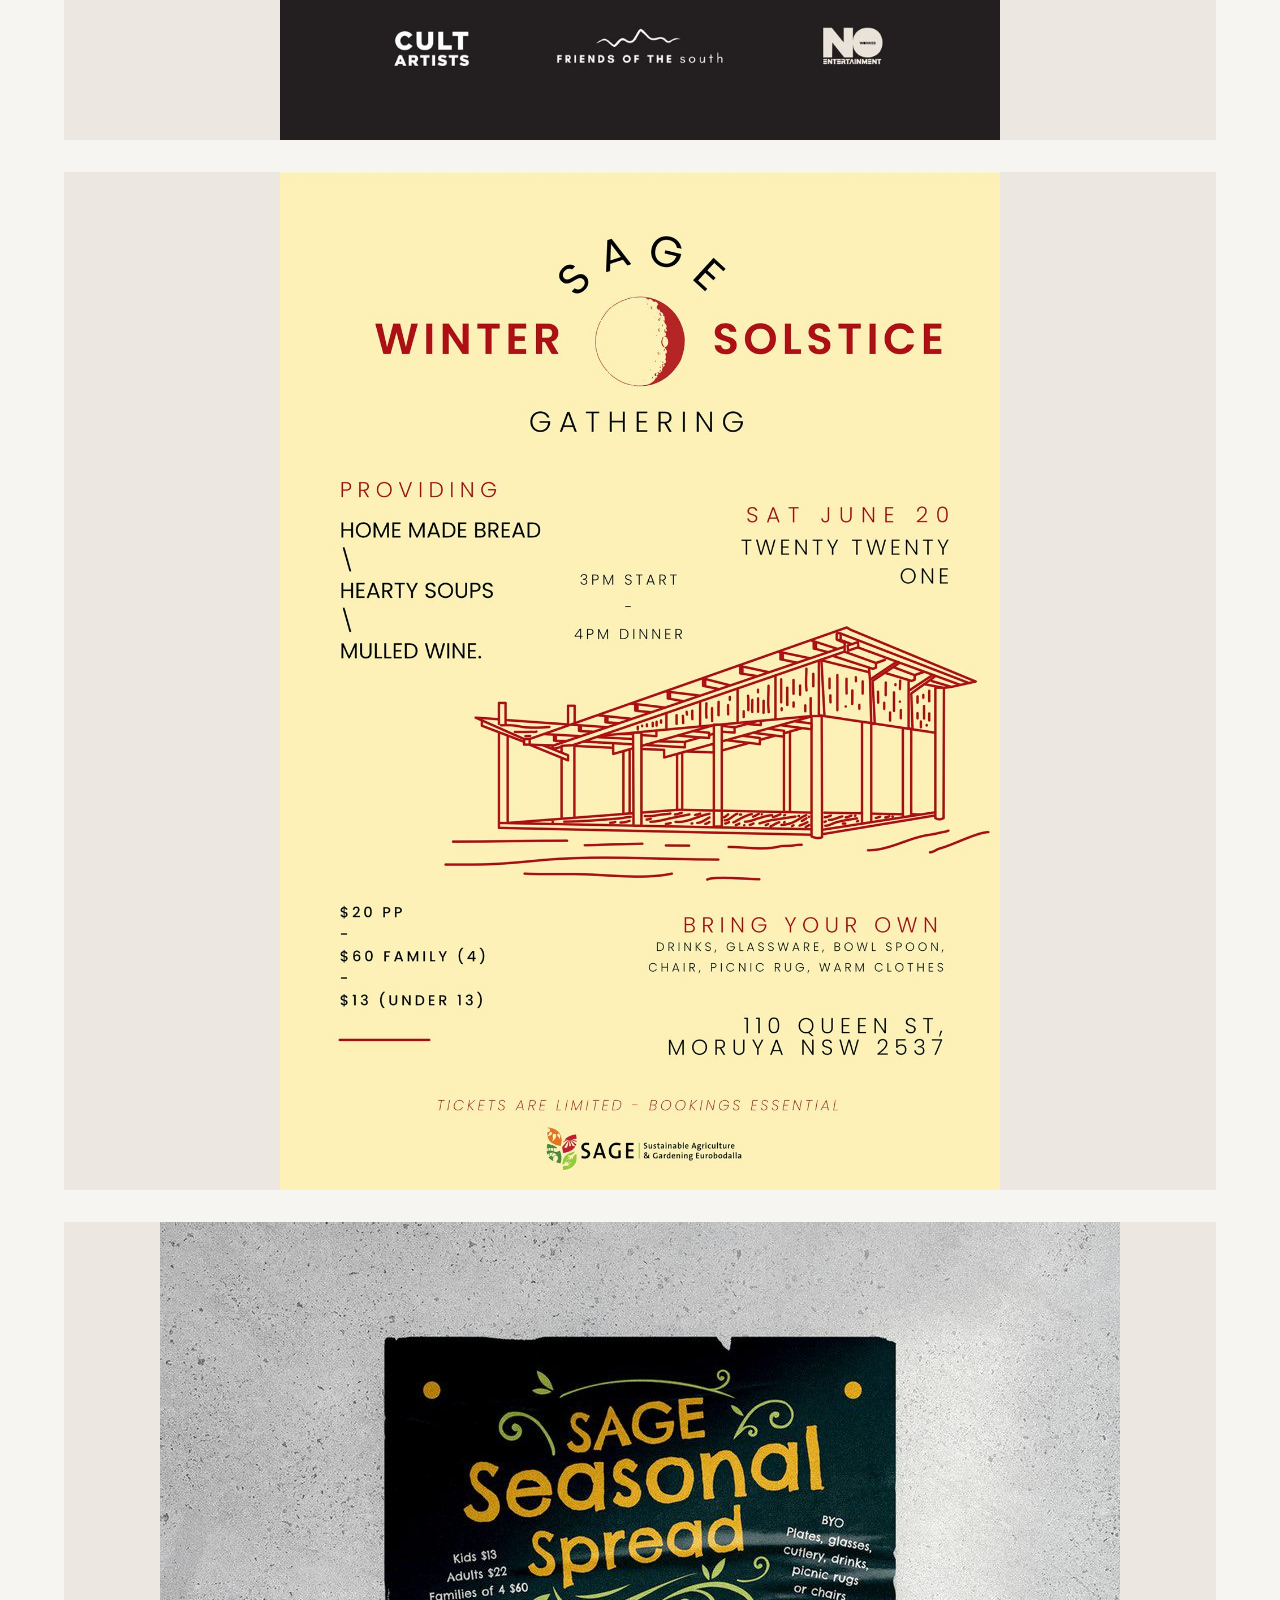
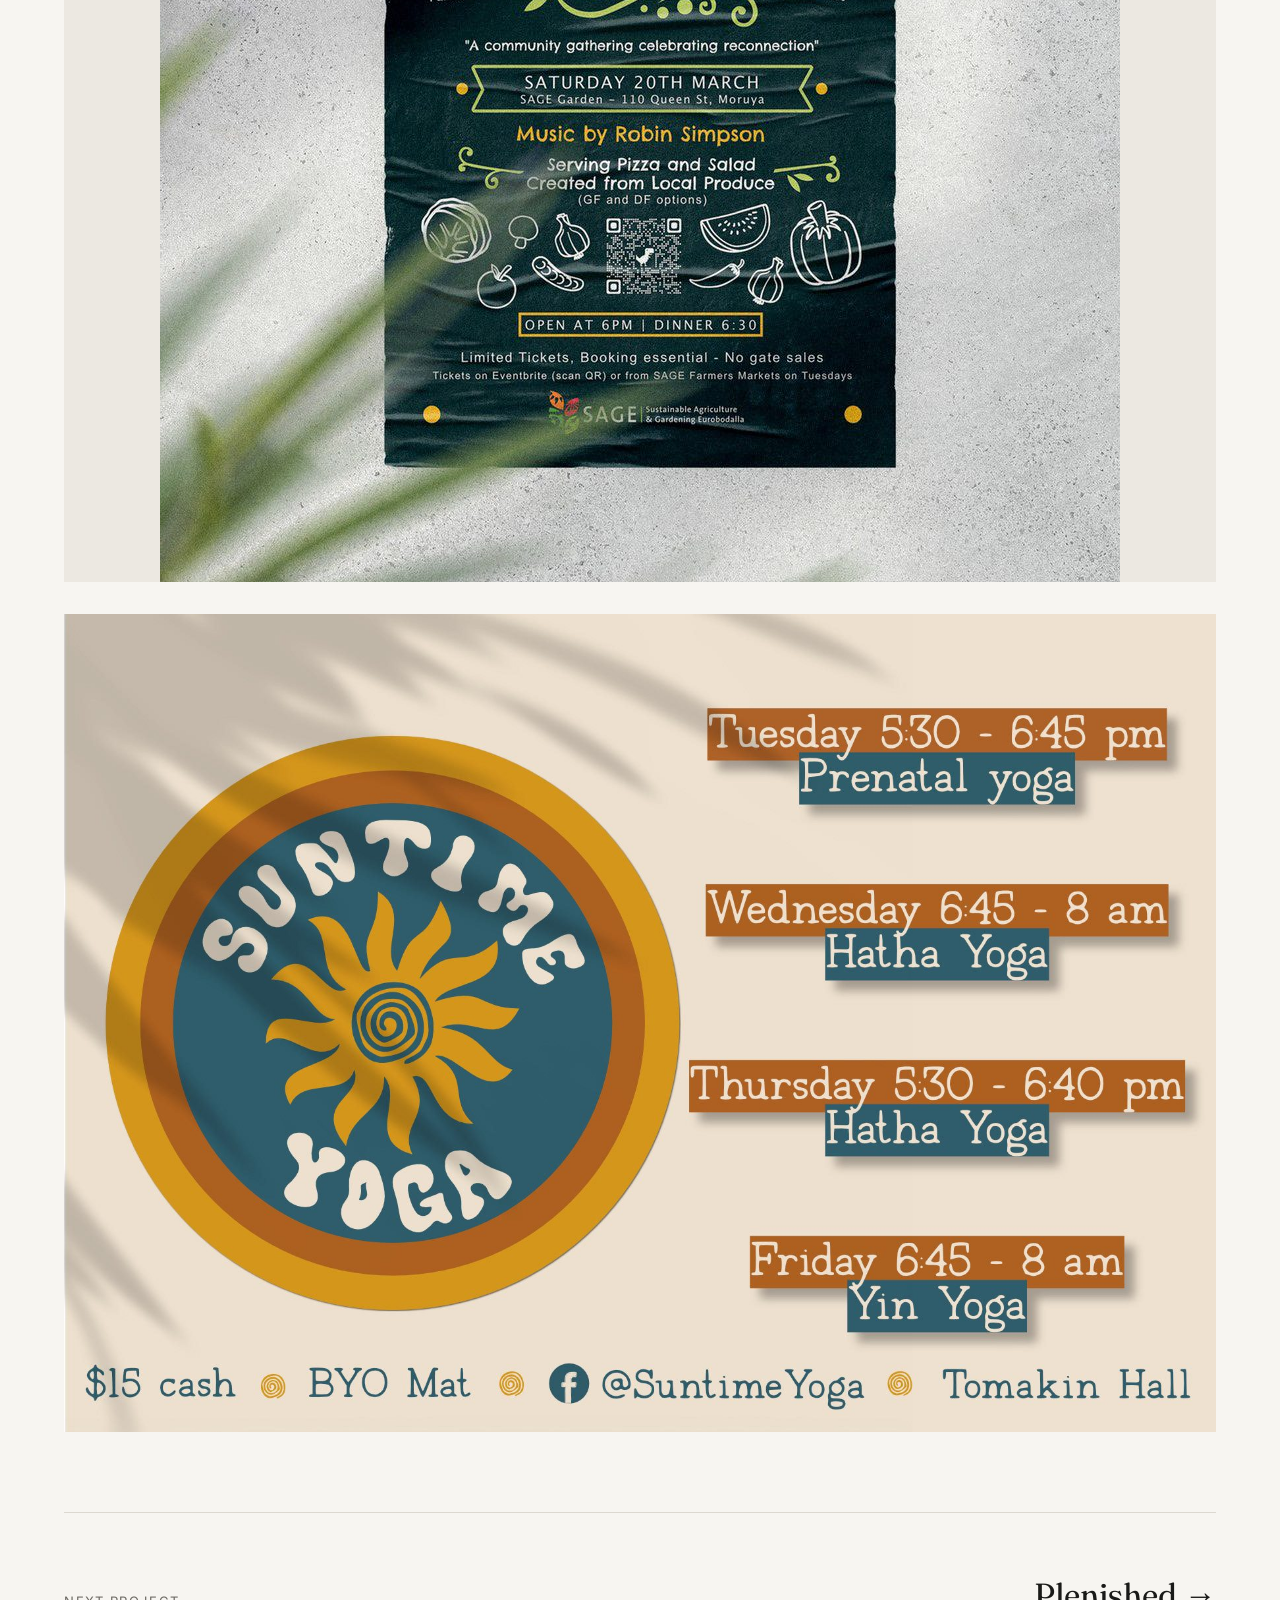
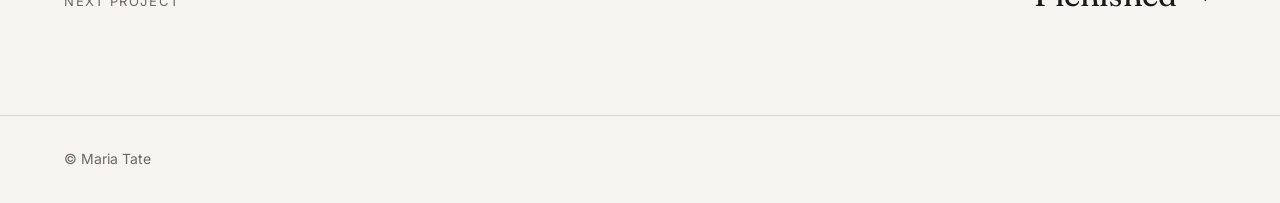
<file: work/event-posters.html>
<!doctype html>
<html lang="en-AU">
<head>
<meta charset="utf-8">
<meta name="viewport" content="width=device-width, initial-scale=1">
<title>Event posters | Maria Tate</title>
<meta name="description" content="Posters for South Coast promoters, venues and community groups.">
<meta property="og:title" content="Event posters | Maria Tate">
<meta property="og:description" content="Posters for South Coast promoters, venues and community groups.">
<meta property="og:image" content="https://mariatate.com/images/brand/social-preview.jpg">
<meta property="og:type" content="website">
<meta name="twitter:card" content="summary_large_image">
<link rel="preconnect" href="https://fonts.googleapis.com"><link rel="preconnect" href="https://fonts.gstatic.com" crossorigin>
<link href="https://fonts.googleapis.com/css2?family=Fraunces:opsz,wght@9..144,400&family=Inter:wght@400;500&display=swap" rel="stylesheet">
<link rel="stylesheet" href="../style.css">
</head>
<body>
<header><div class="wrap"><a class="logo" href="../index.html">Maria Tate</a>
<nav><a href="../index.html#work">Work</a><a href="../index.html#about">About</a><a href="../index.html#contact">Contact</a></nav></div></header>
<main class="wrap">
<section class="phead"><div class="tag">Gig and community posters</div><h1>Event posters</h1><p class="sum">Posters for South Coast promoters, venues and community groups.</p></section>
<section class="pbody"><div><p>Each one has its own look, but they all need to sell tickets at a glance.</p></div><div><h2>What I did</h2><ul><li>Boo Seeka at Moruya Golf Club, 2023</li><li>Murrah Winter Warmer and the No Worries Entertainment Christmas party, 2025</li><li>Gals Night Out at Oyster Cove, 2026</li><li>SAGE Winter Solstice Gathering and Seasonal Spread</li><li>Suntime Yoga timetable</li></ul></div></section>
<section class="gallery"><figure class="port"><img src="../images/event-posters/01.jpg" alt="Event posters 1" width="630" height="1200" loading="lazy"></figure>
<figure class="port"><img src="../images/event-posters/02.jpg" alt="Event posters 2" width="1080" height="1350" loading="lazy"></figure>
<figure class="port"><img src="../images/event-posters/03.jpg" alt="Event posters 3" width="1266" height="1800" loading="lazy"></figure>
<figure class="port"><img src="../images/event-posters/04.jpg" alt="Event posters 4" width="1266" height="1800" loading="lazy"></figure>
<figure class="port"><img src="../images/event-posters/05.jpg" alt="Event posters 5" width="1012" height="1800" loading="lazy"></figure>
<figure class="port"><img src="../images/event-posters/06.jpg" alt="Event posters 6" width="1273" height="1800" loading="lazy"></figure>
<figure class=""><img src="../images/event-posters/07.jpg" alt="Event posters 7" width="960" height="960" loading="lazy"></figure>
<figure class=""><img src="../images/event-posters/08.jpg" alt="Event posters 8" width="1749" height="1241" loading="lazy"></figure></section>
<section class="next"><span class="label">Next project</span><a href="plenished.html">Plenished &rarr;</a></section>
</main>
<footer><div class="wrap">&copy; Maria Tate</div></footer>
</body>
</html>
</file>
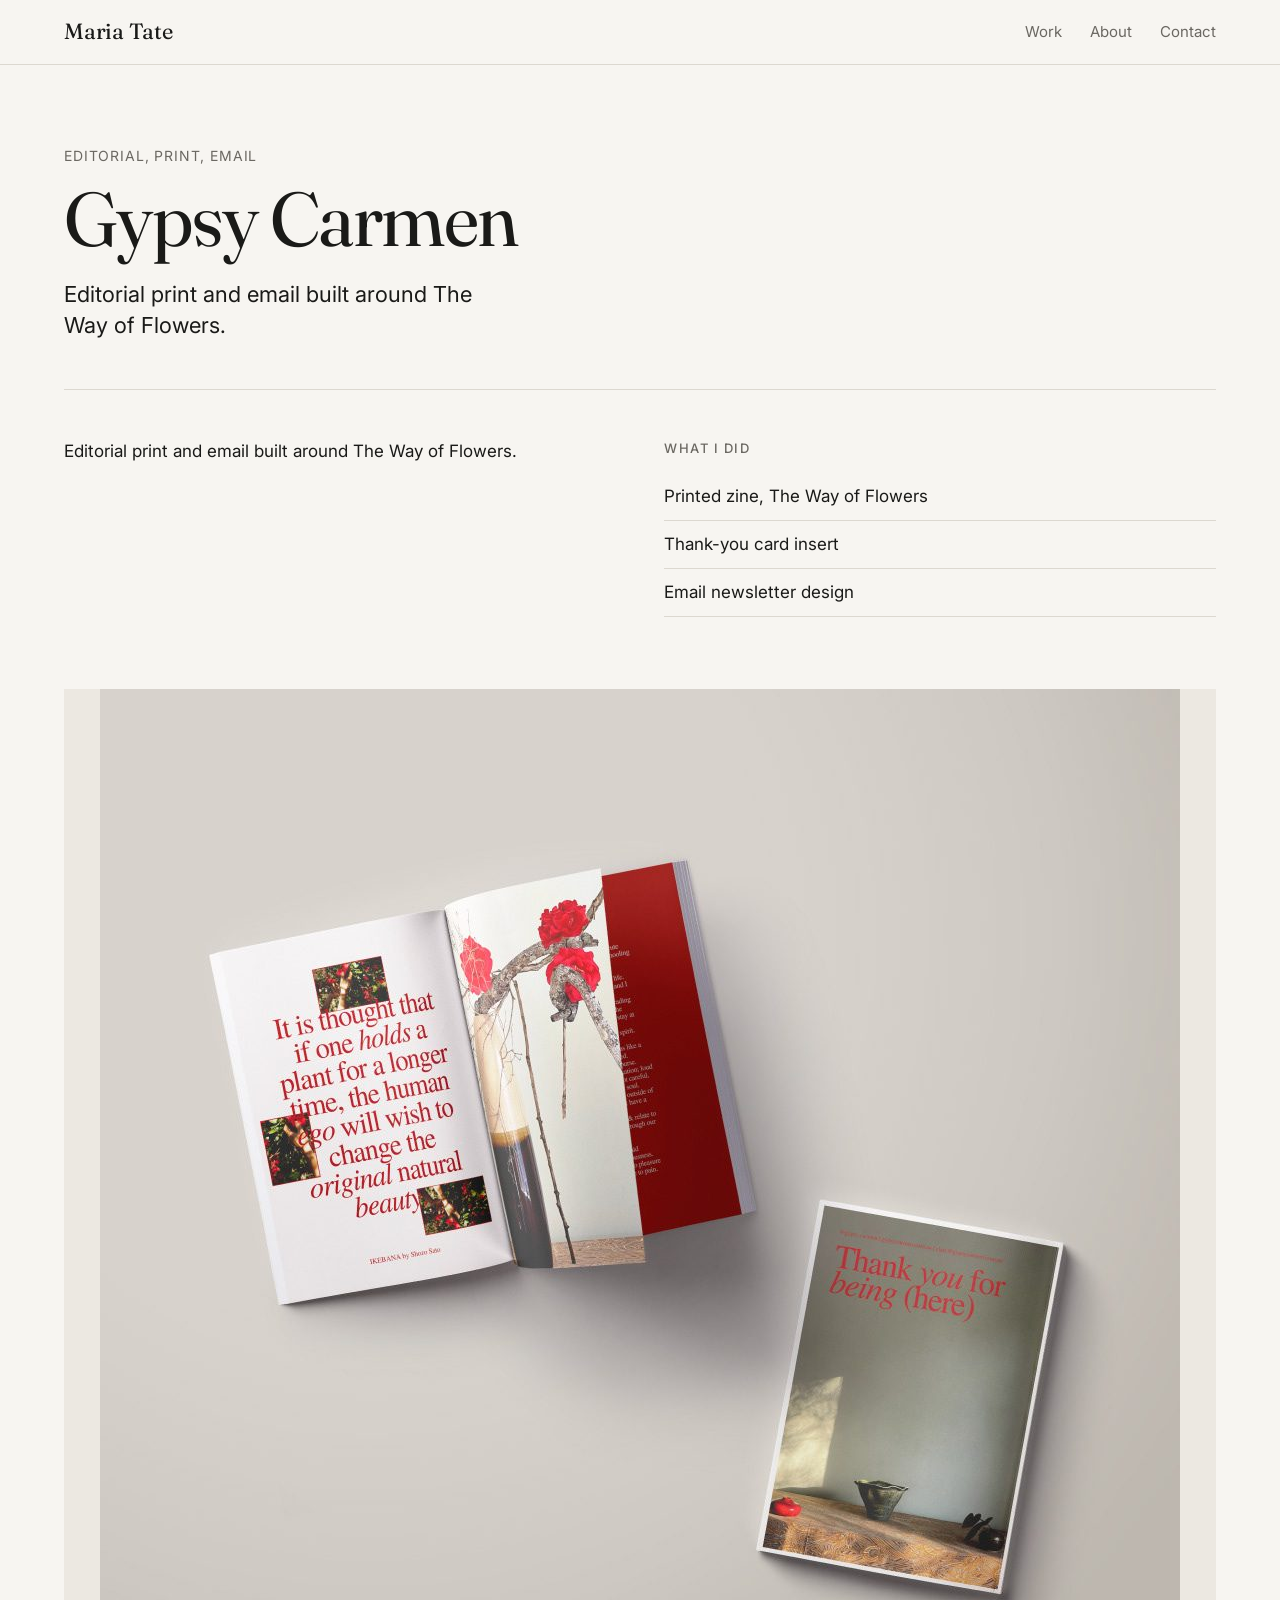
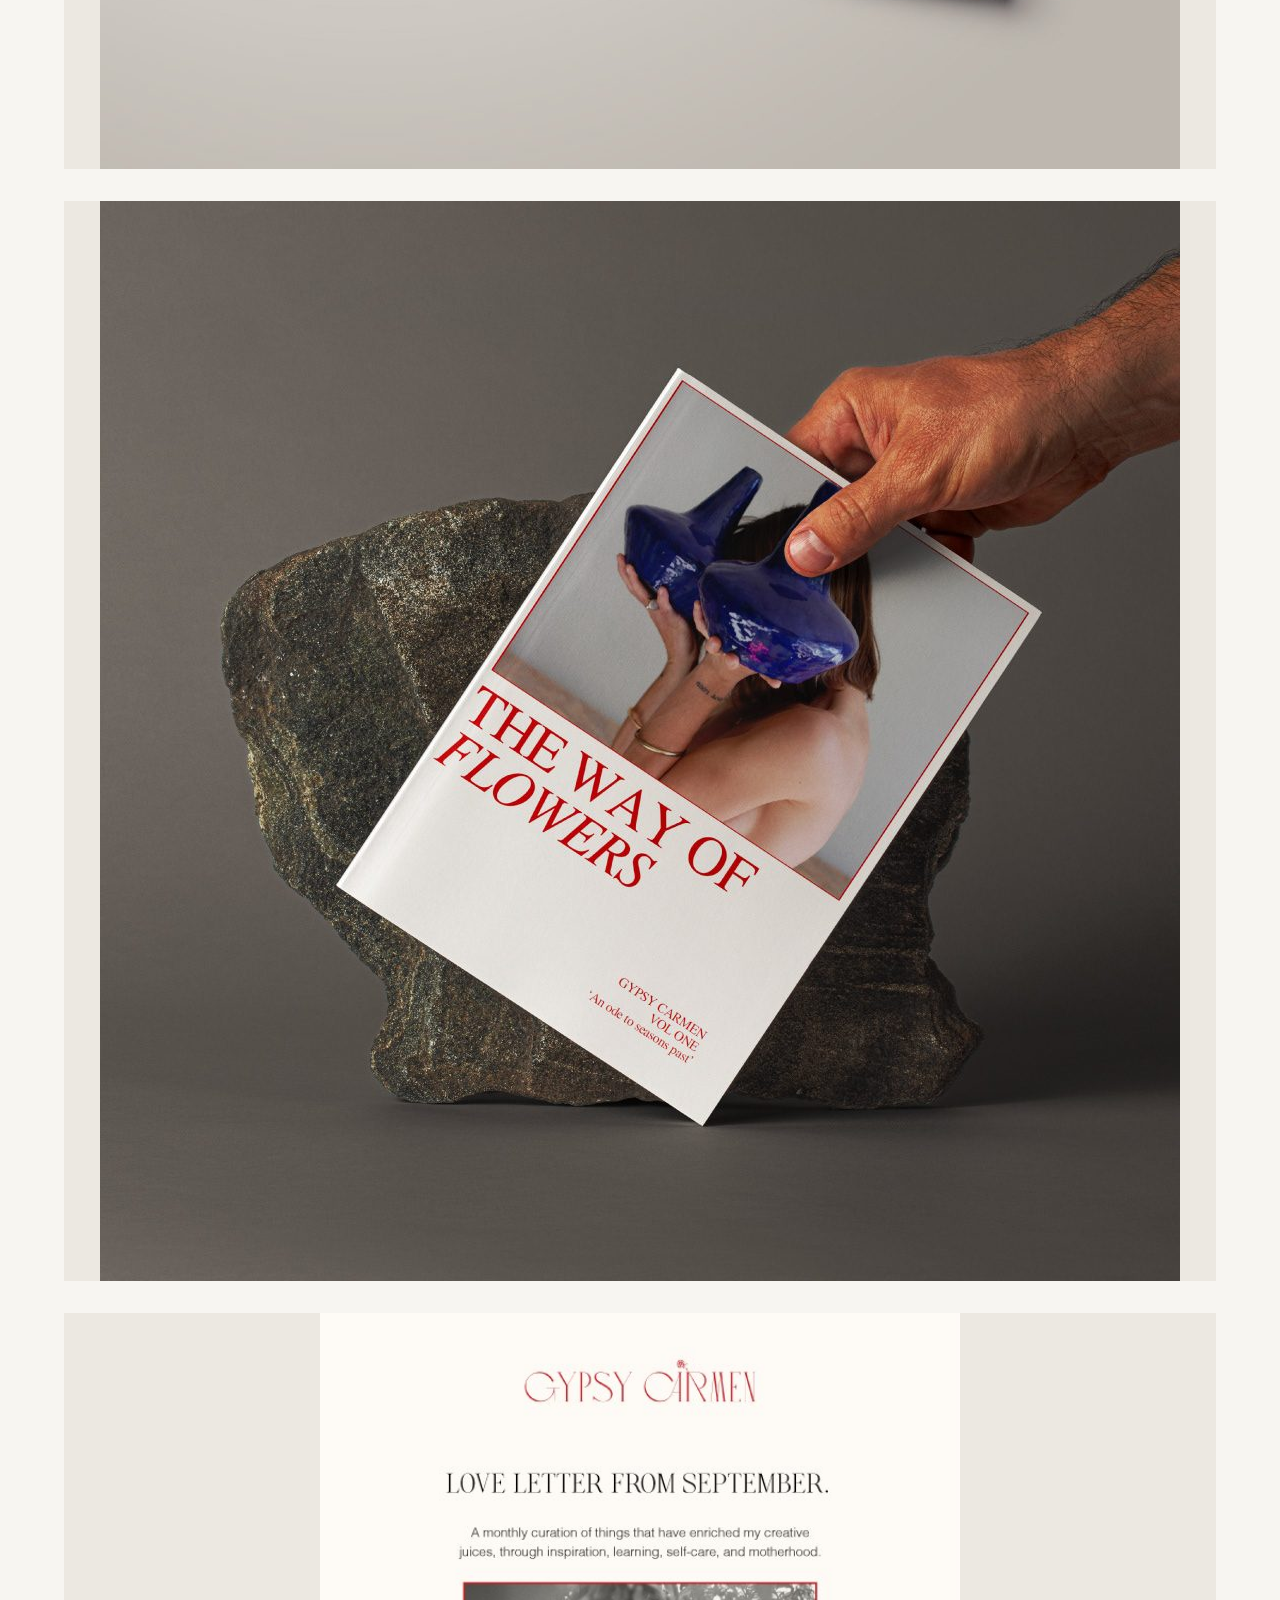
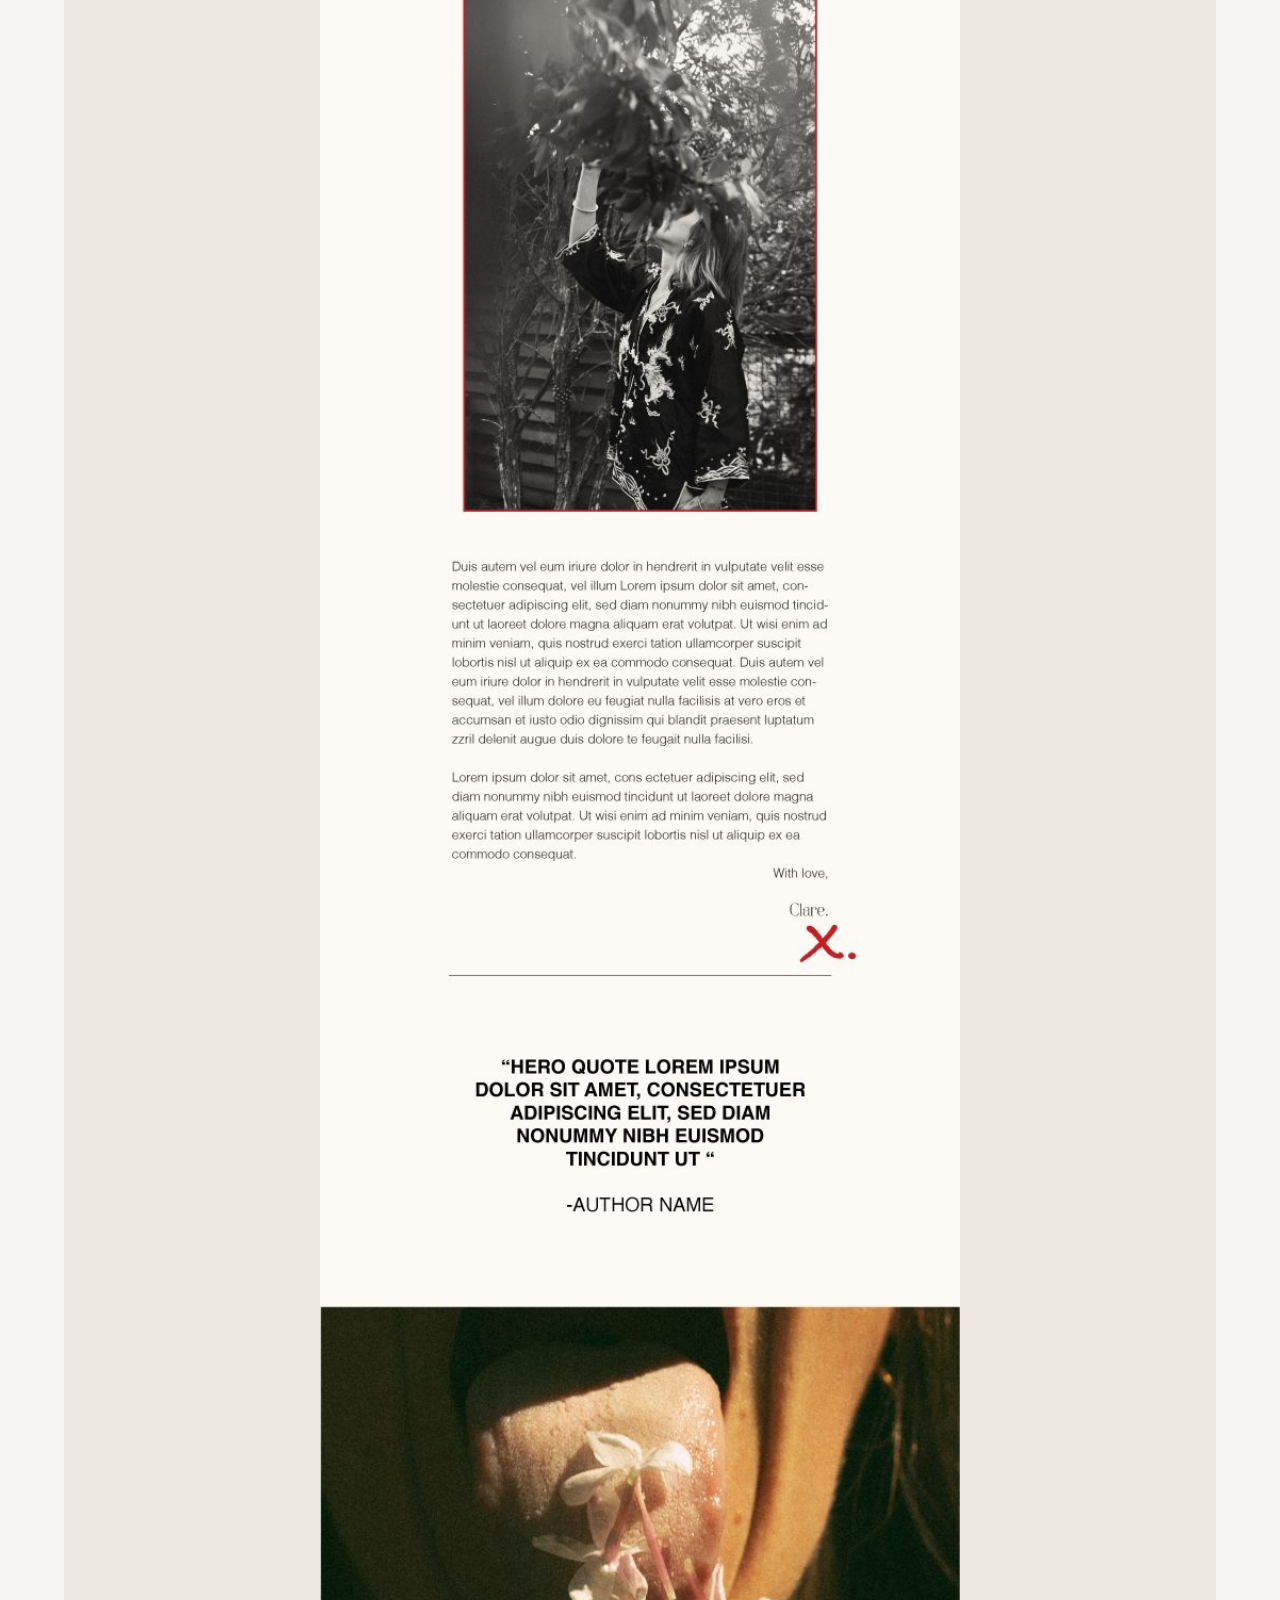
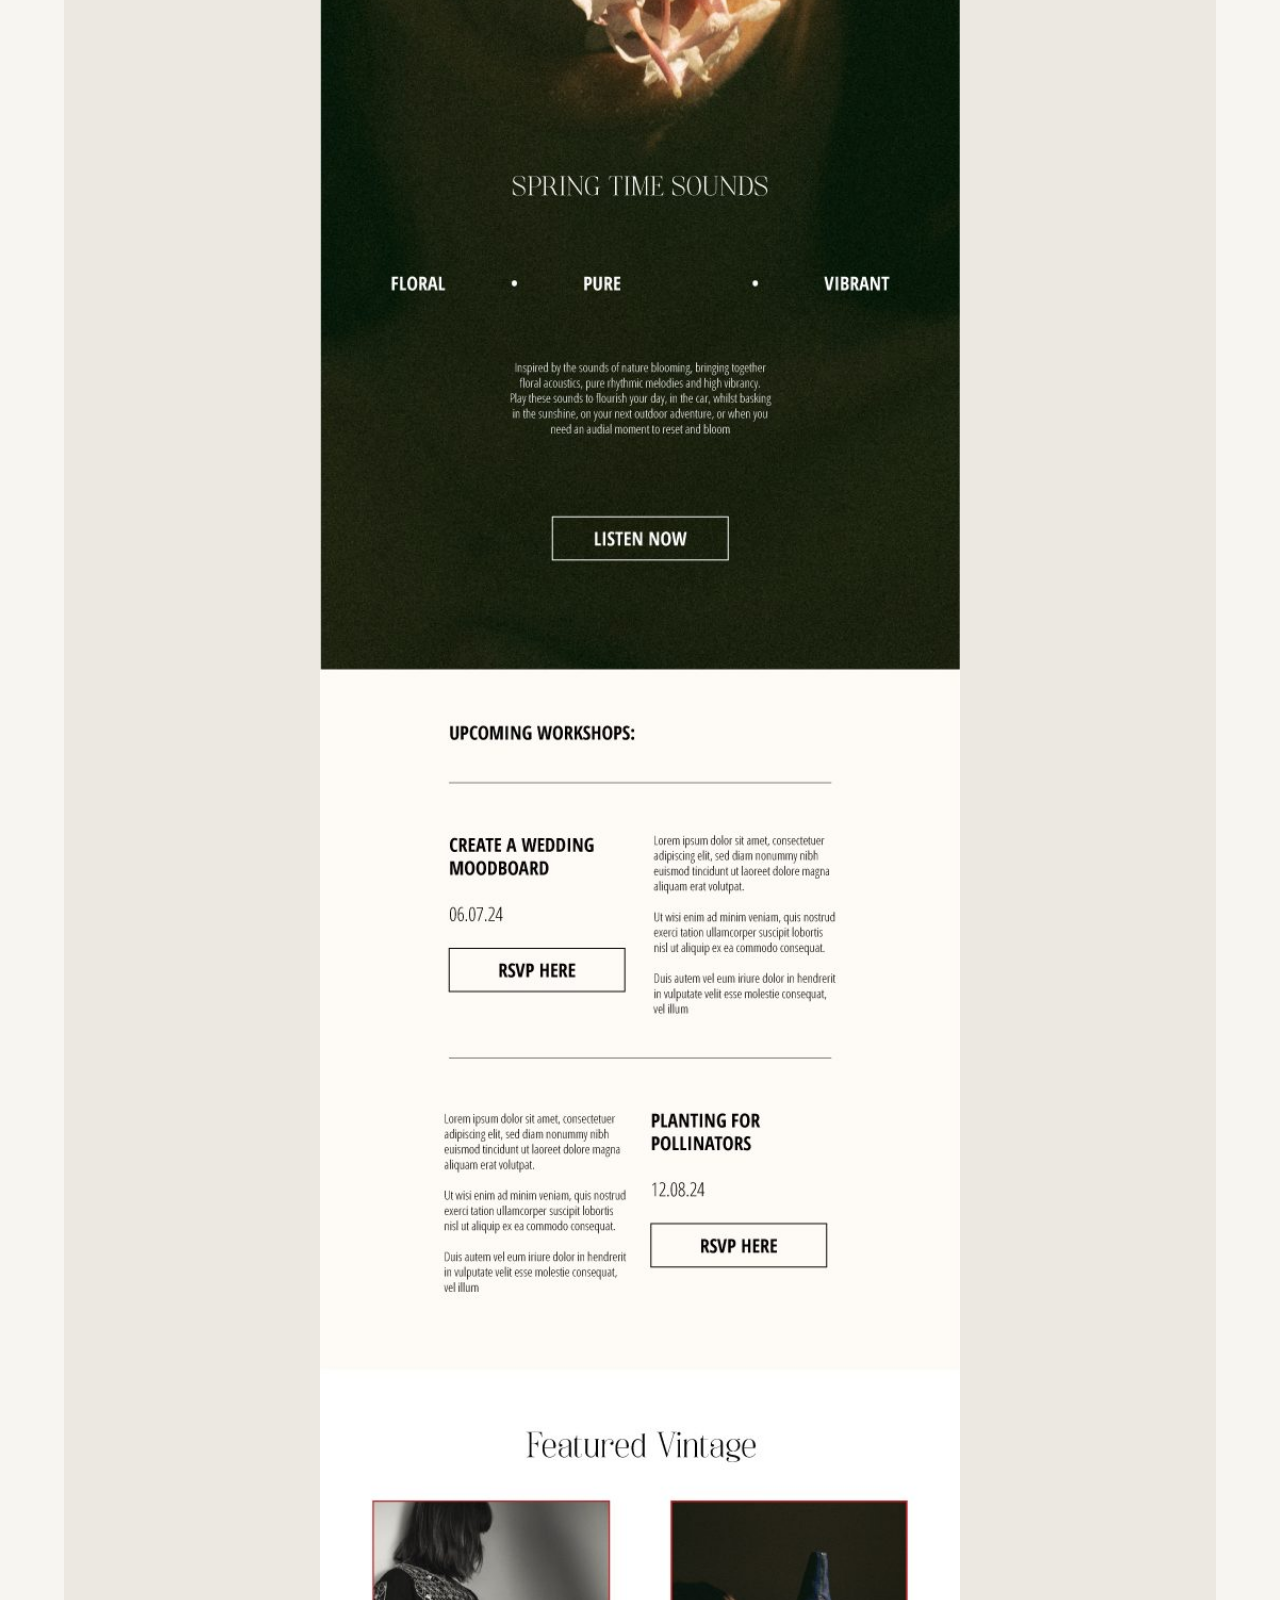
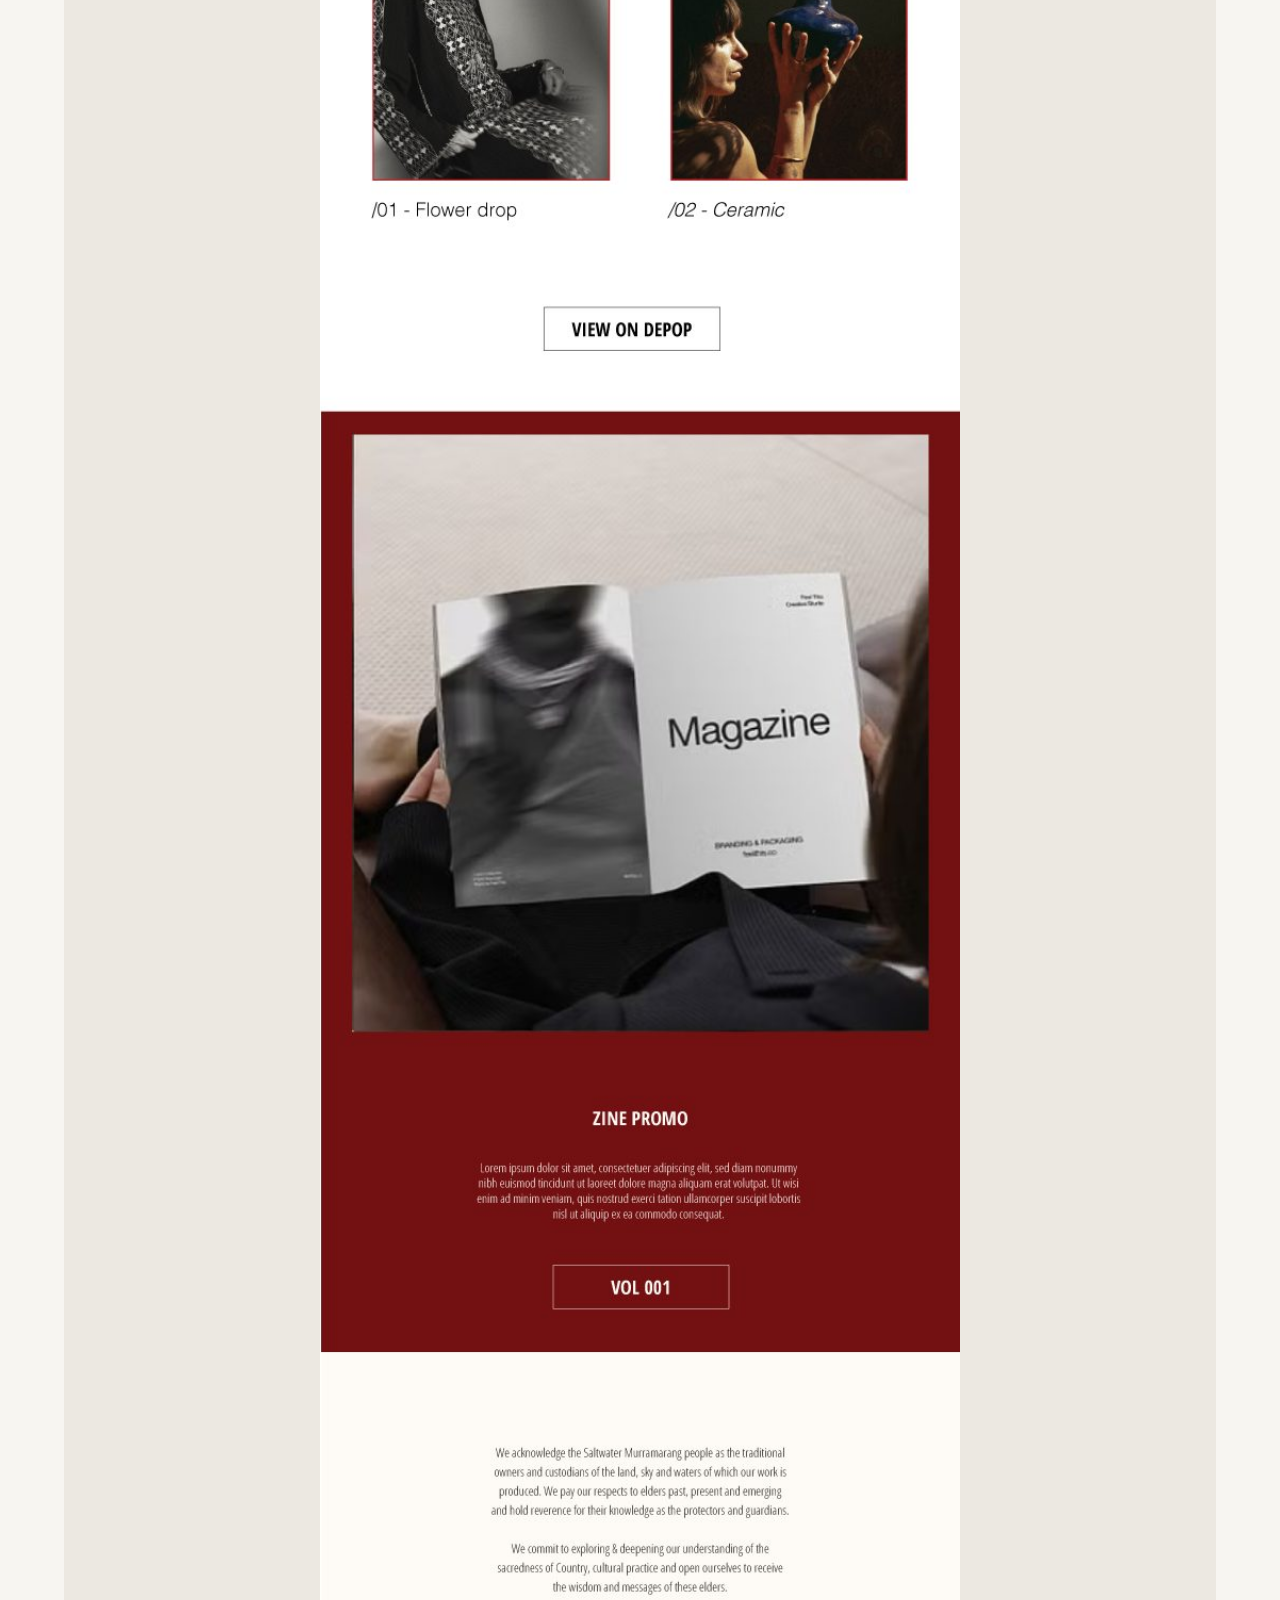
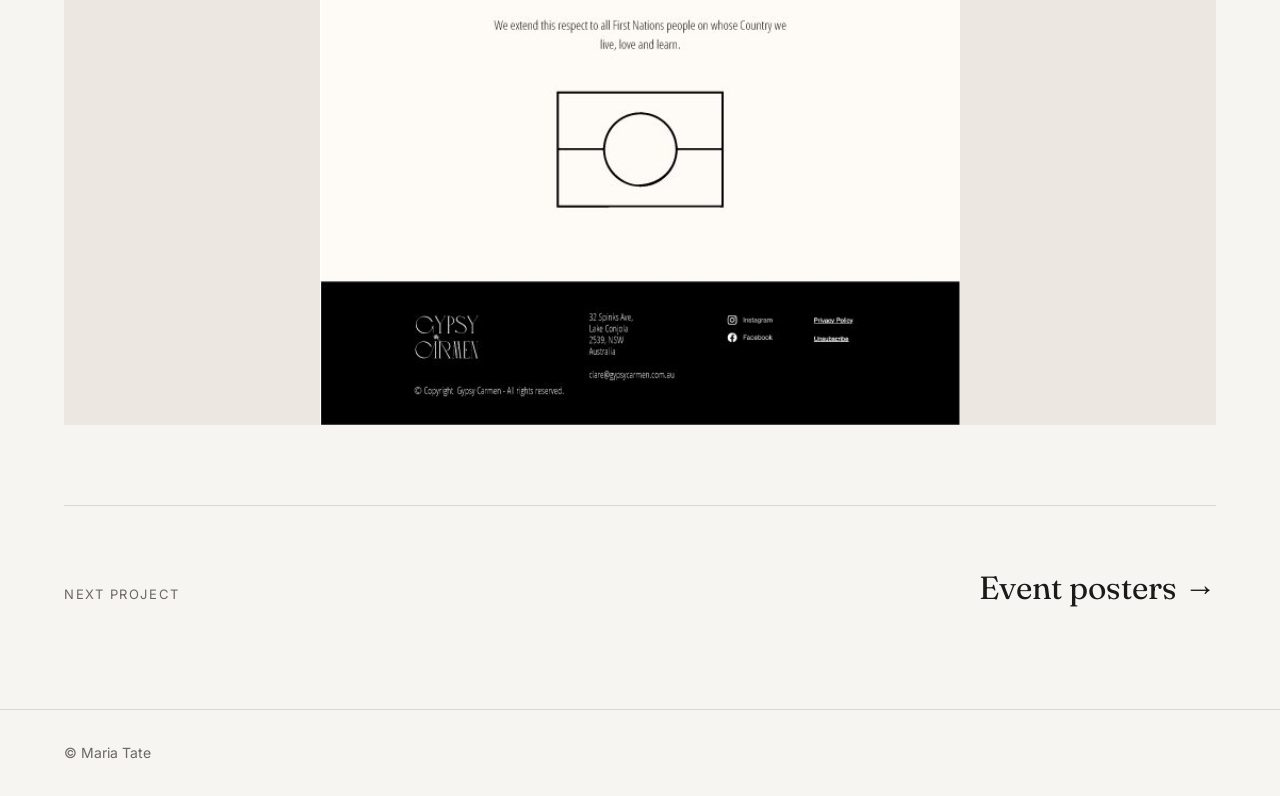
<file: work/gypsy-carmen.html>
<!doctype html>
<html lang="en-AU">
<head>
<meta charset="utf-8">
<meta name="viewport" content="width=device-width, initial-scale=1">
<title>Gypsy Carmen | Maria Tate</title>
<meta name="description" content="Editorial print and email built around The Way of Flowers.">
<meta property="og:title" content="Gypsy Carmen | Maria Tate">
<meta property="og:description" content="Editorial print and email built around The Way of Flowers.">
<meta property="og:image" content="https://mariatate.com/images/brand/social-preview.jpg">
<meta property="og:type" content="website">
<meta name="twitter:card" content="summary_large_image">
<link rel="preconnect" href="https://fonts.googleapis.com"><link rel="preconnect" href="https://fonts.gstatic.com" crossorigin>
<link href="https://fonts.googleapis.com/css2?family=Fraunces:opsz,wght@9..144,400&family=Inter:wght@400;500&display=swap" rel="stylesheet">
<link rel="stylesheet" href="../style.css">
</head>
<body>
<header><div class="wrap"><a class="logo" href="../index.html">Maria Tate</a>
<nav><a href="../index.html#work">Work</a><a href="../index.html#about">About</a><a href="../index.html#contact">Contact</a></nav></div></header>
<main class="wrap">
<section class="phead"><div class="tag">Editorial, print, email</div><h1>Gypsy Carmen</h1><p class="sum">Editorial print and email built around The Way of Flowers.</p></section>
<section class="pbody"><div><p>Editorial print and email built around The Way of Flowers.</p></div><div><h2>What I did</h2><ul><li>Printed zine, The Way of Flowers</li><li>Thank-you card insert</li><li>Email newsletter design</li></ul></div></section>
<section class="gallery"><figure class=""><img src="../images/gypsy-carmen/01.jpg" alt="Gypsy Carmen 1" width="1080" height="1080" loading="lazy"></figure>
<figure class=""><img src="../images/gypsy-carmen/02.jpg" alt="Gypsy Carmen 2" width="1080" height="1080" loading="lazy"></figure>
<figure class="tall"><img src="../images/gypsy-carmen/03.jpg" alt="Gypsy Carmen 3" width="601" height="5176" loading="lazy"></figure></section>
<section class="next"><span class="label">Next project</span><a href="event-posters.html">Event posters &rarr;</a></section>
</main>
<footer><div class="wrap">&copy; Maria Tate</div></footer>
</body>
</html>
</file>
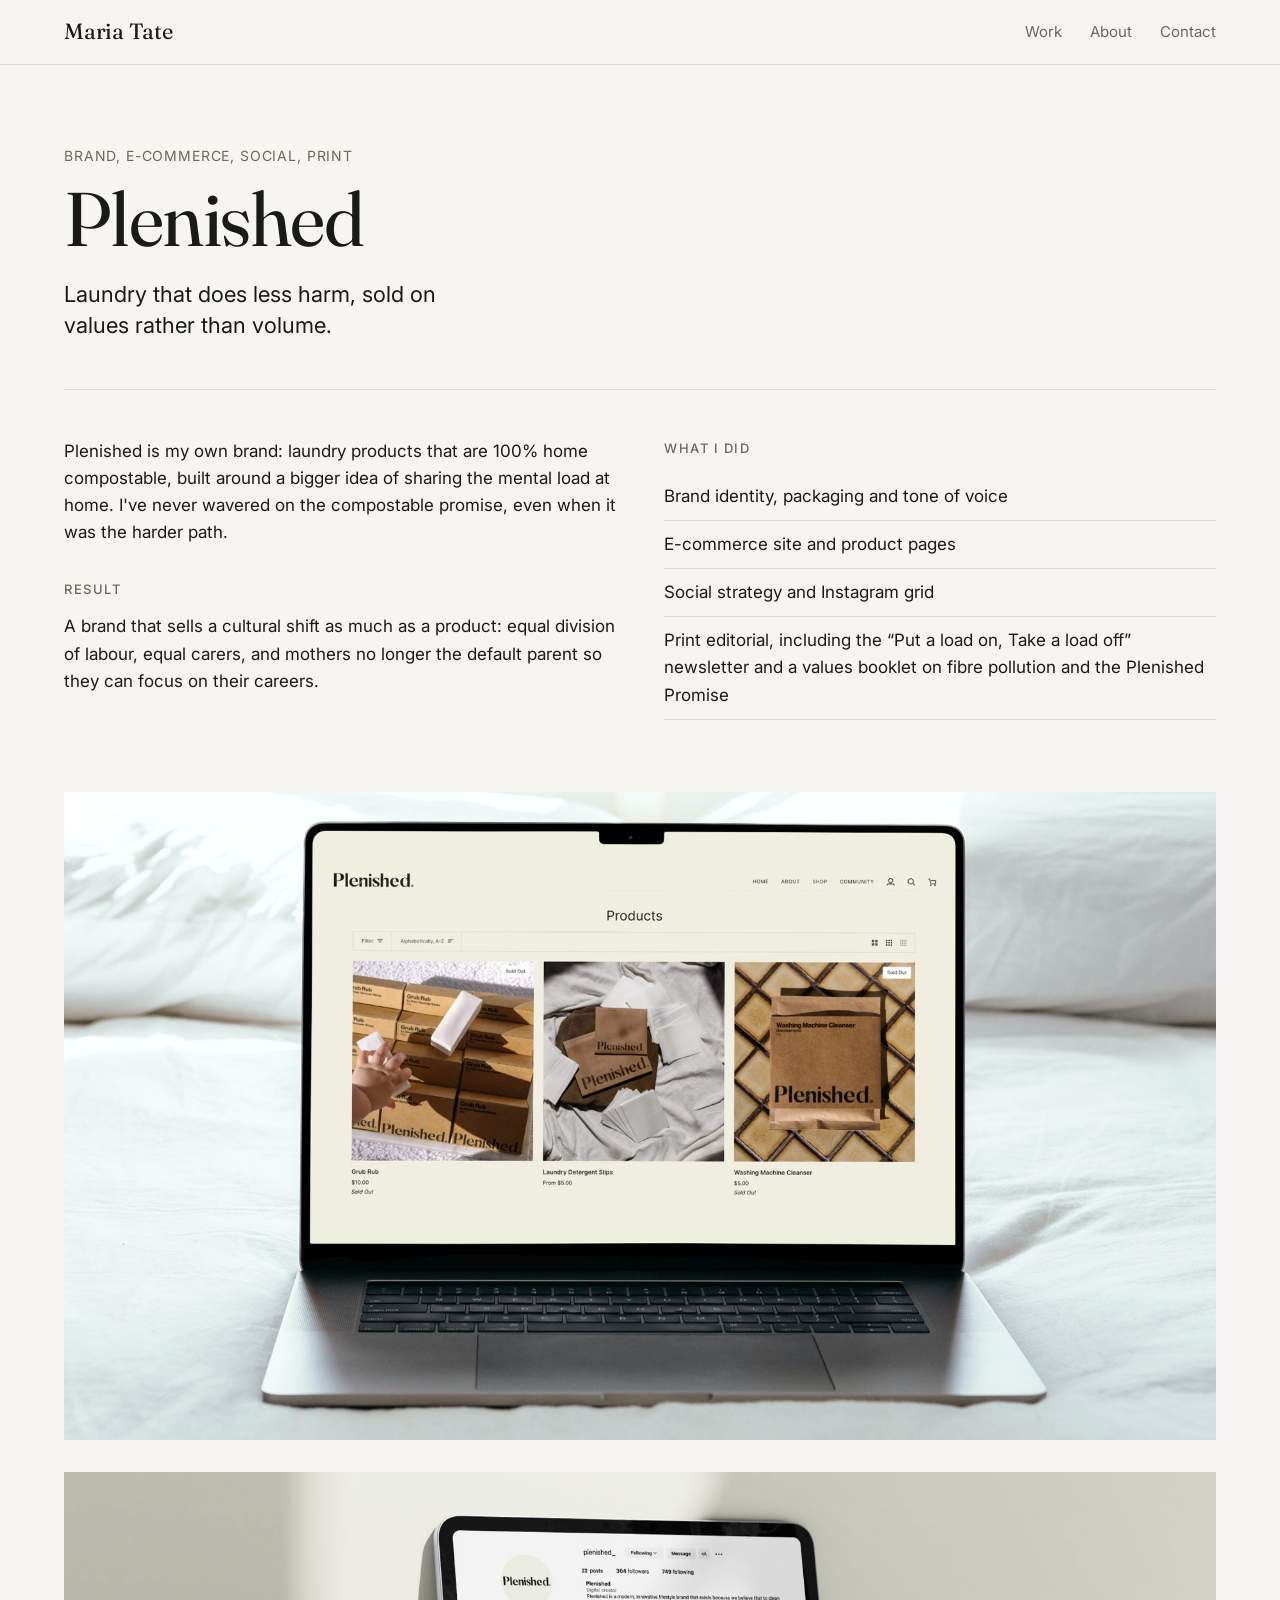
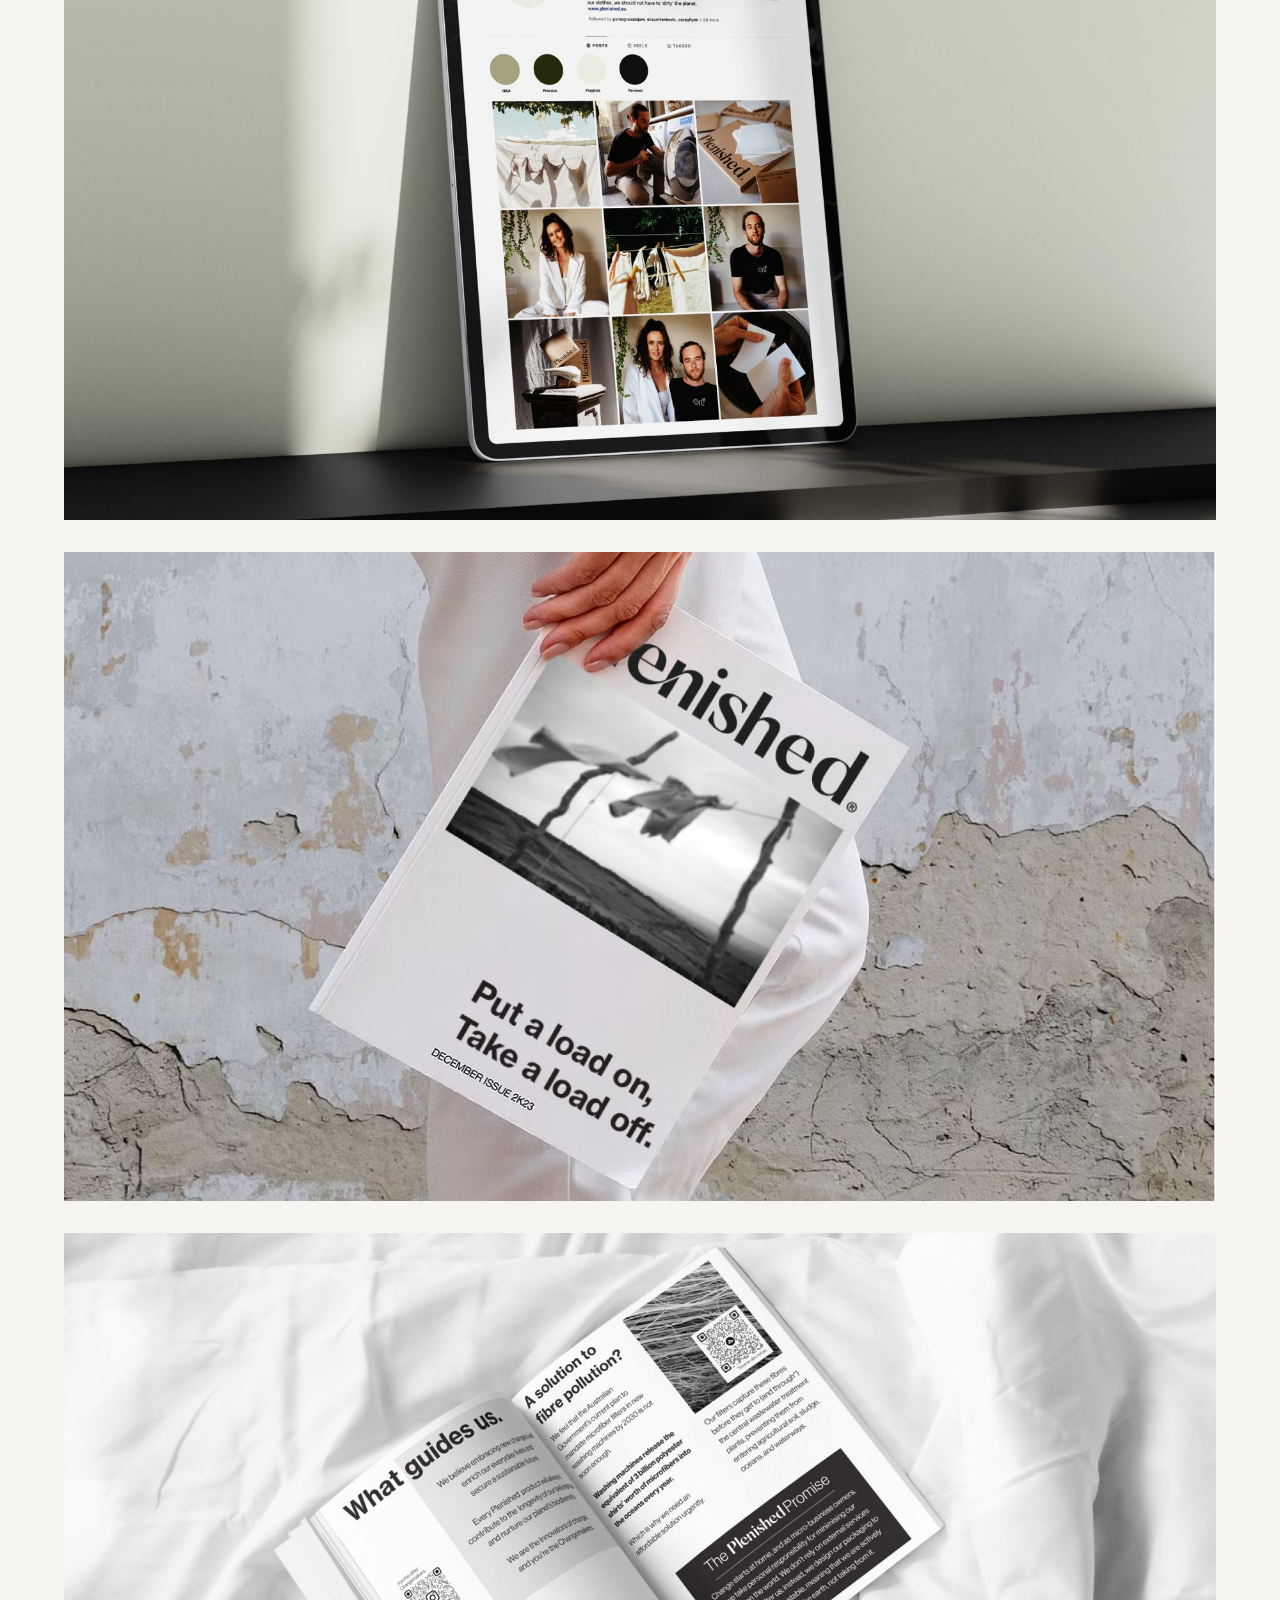
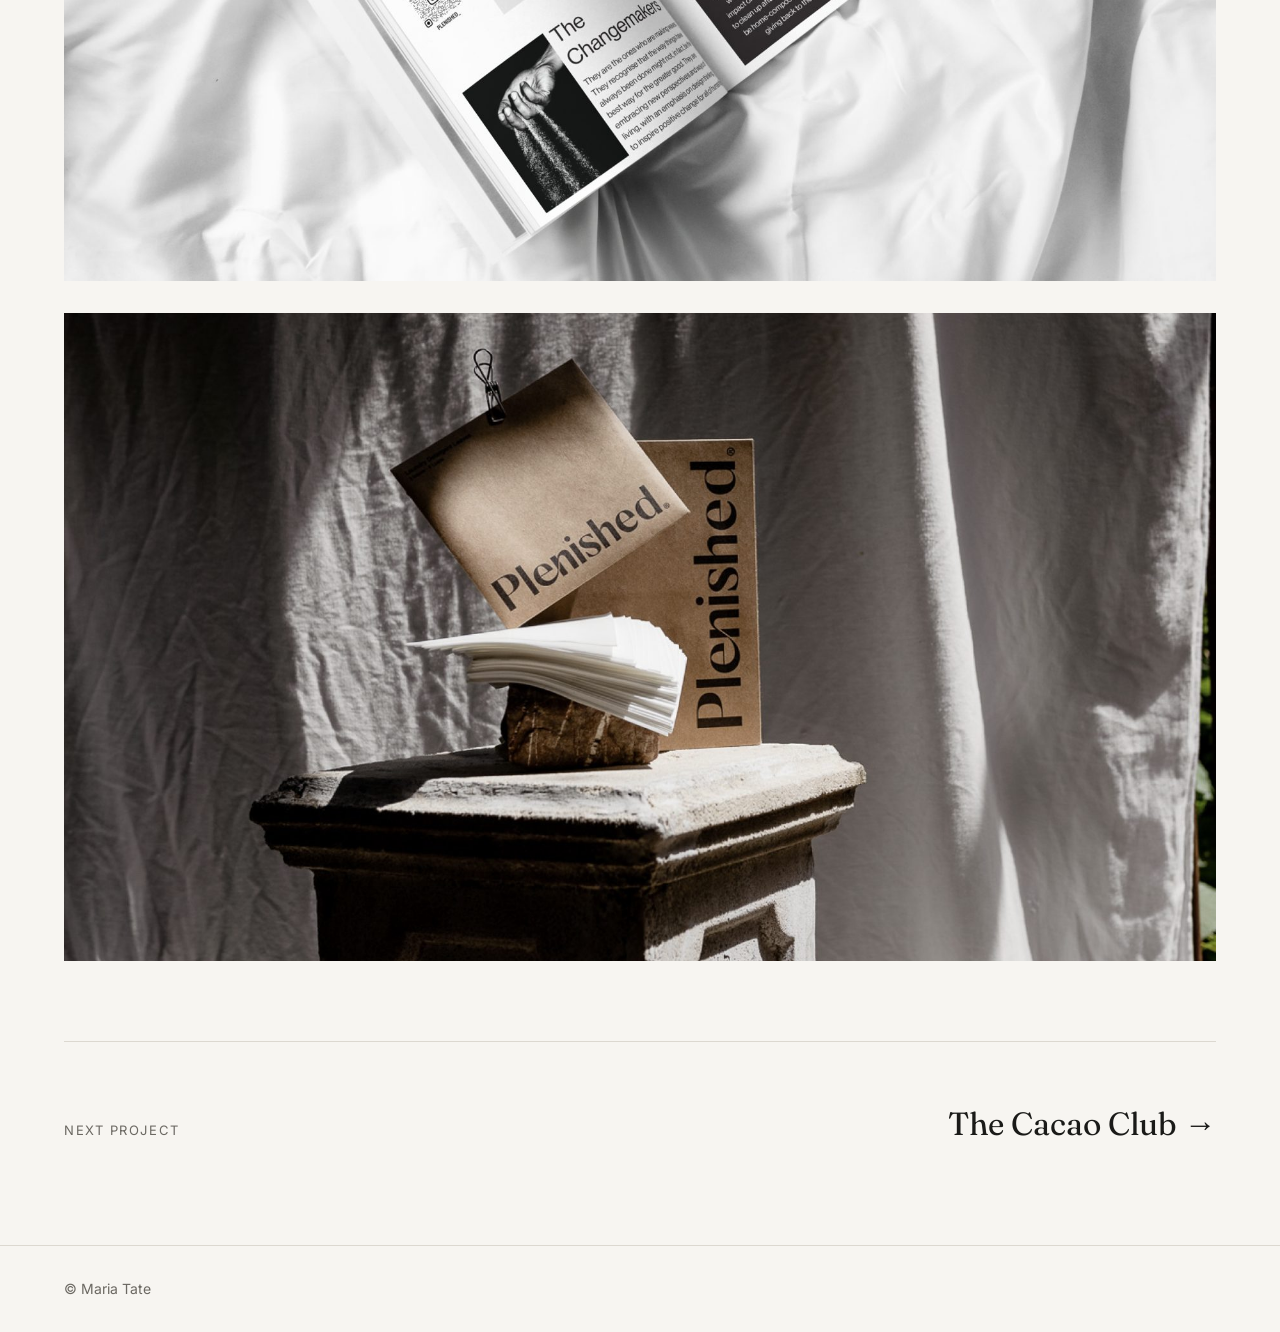
<file: work/plenished.html>
<!doctype html>
<html lang="en-AU">
<head>
<meta charset="utf-8">
<meta name="viewport" content="width=device-width, initial-scale=1">
<title>Plenished | Maria Tate</title>
<meta name="description" content="Laundry that does less harm, sold on values rather than volume.">
<meta property="og:title" content="Plenished | Maria Tate">
<meta property="og:description" content="Laundry that does less harm, sold on values rather than volume.">
<meta property="og:image" content="https://mariatate.com/images/brand/social-preview.jpg">
<meta property="og:type" content="website">
<meta name="twitter:card" content="summary_large_image">
<link rel="preconnect" href="https://fonts.googleapis.com"><link rel="preconnect" href="https://fonts.gstatic.com" crossorigin>
<link href="https://fonts.googleapis.com/css2?family=Fraunces:opsz,wght@9..144,400&family=Inter:wght@400;500&display=swap" rel="stylesheet">
<link rel="stylesheet" href="../style.css">
</head>
<body>
<header><div class="wrap"><a class="logo" href="../index.html">Maria Tate</a>
<nav><a href="../index.html#work">Work</a><a href="../index.html#about">About</a><a href="../index.html#contact">Contact</a></nav></div></header>
<main class="wrap">
<section class="phead"><div class="tag">Brand, e-commerce, social, print</div><h1>Plenished</h1><p class="sum">Laundry that does less harm, sold on values rather than volume.</p></section>
<section class="pbody"><div><p>Plenished is my own brand: laundry products that are 100% home compostable, built around a bigger idea of sharing the mental load at home. I&#x27;ve never wavered on the compostable promise, even when it was the harder path.</p><div class="result"><h2>Result</h2><p>A brand that sells a cultural shift as much as a product: equal division of labour, equal carers, and mothers no longer the default parent so they can focus on their careers.</p></div></div><div><h2>What I did</h2><ul><li>Brand identity, packaging and tone of voice</li><li>E-commerce site and product pages</li><li>Social strategy and Instagram grid</li><li>Print editorial, including the “Put a load on, Take a load off” newsletter and a values booklet on fibre pollution and the Plenished Promise</li></ul></div></section>
<section class="gallery"><figure class=""><img src="../images/plenished/01.jpg" alt="Plenished 1" width="1800" height="1013" loading="lazy"></figure>
<figure class=""><img src="../images/plenished/02.jpg" alt="Plenished 2" width="1800" height="1013" loading="lazy"></figure>
<figure class=""><img src="../images/plenished/03.jpg" alt="Plenished 3" width="1800" height="1013" loading="lazy"></figure>
<figure class=""><img src="../images/plenished/04.jpg" alt="Plenished 4" width="1800" height="1013" loading="lazy"></figure>
<figure class=""><img src="../images/plenished/05.jpg" alt="Plenished 5" width="1800" height="1013" loading="lazy"></figure></section>
<section class="next"><span class="label">Next project</span><a href="the-cacao-club.html">The Cacao Club &rarr;</a></section>
</main>
<footer><div class="wrap">&copy; Maria Tate</div></footer>
</body>
</html>
</file>
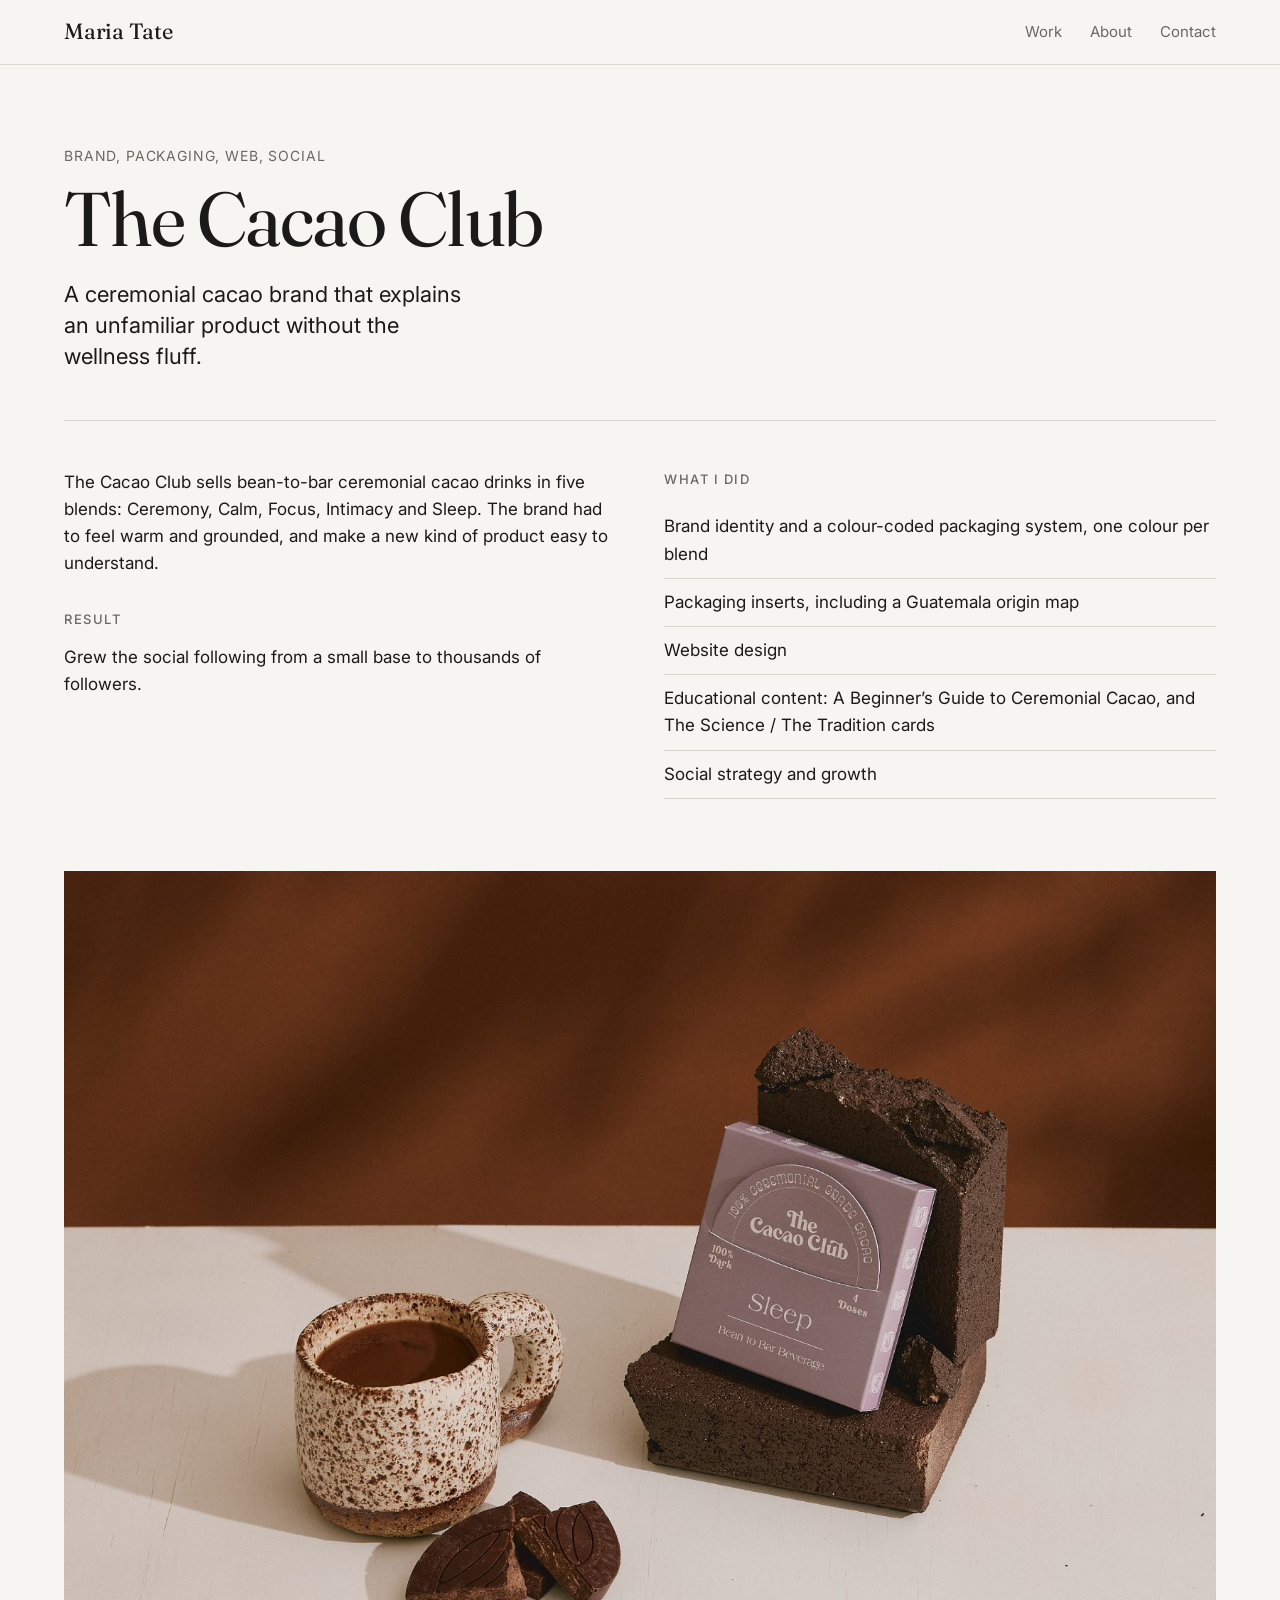
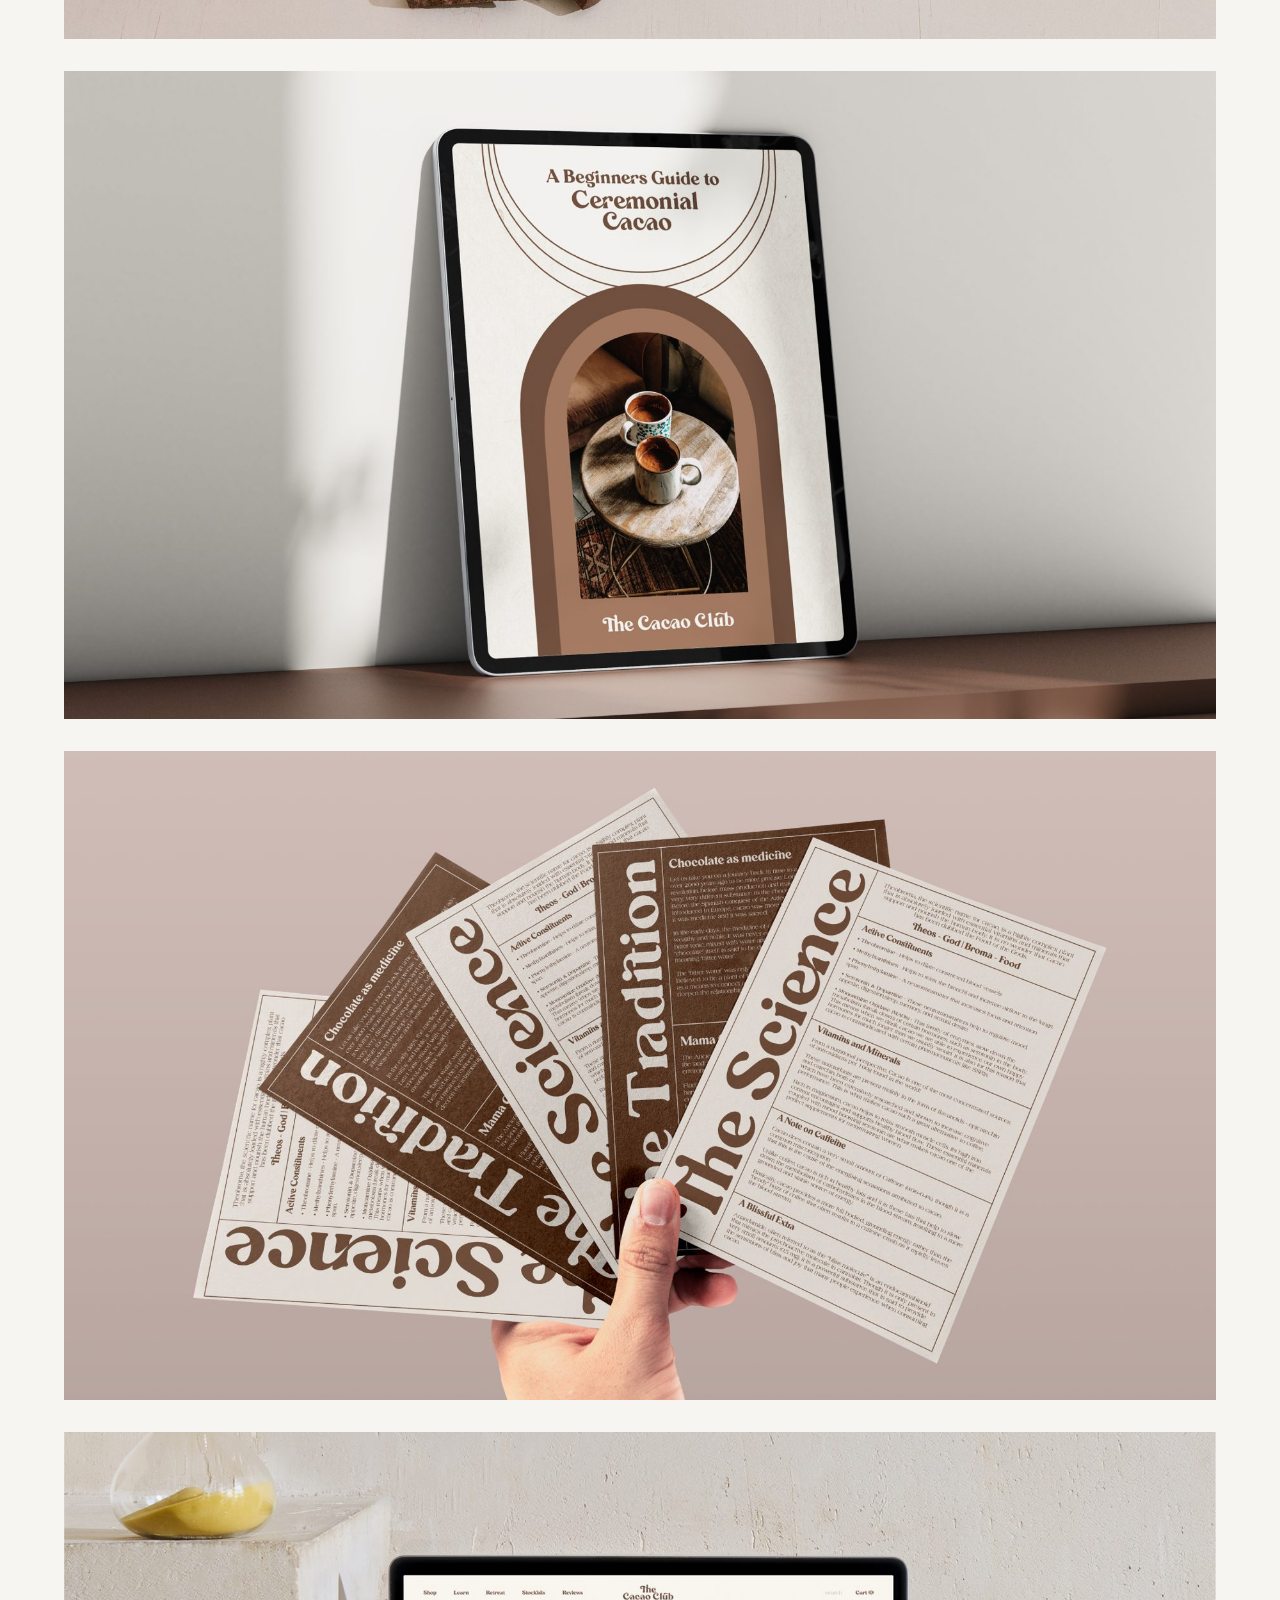
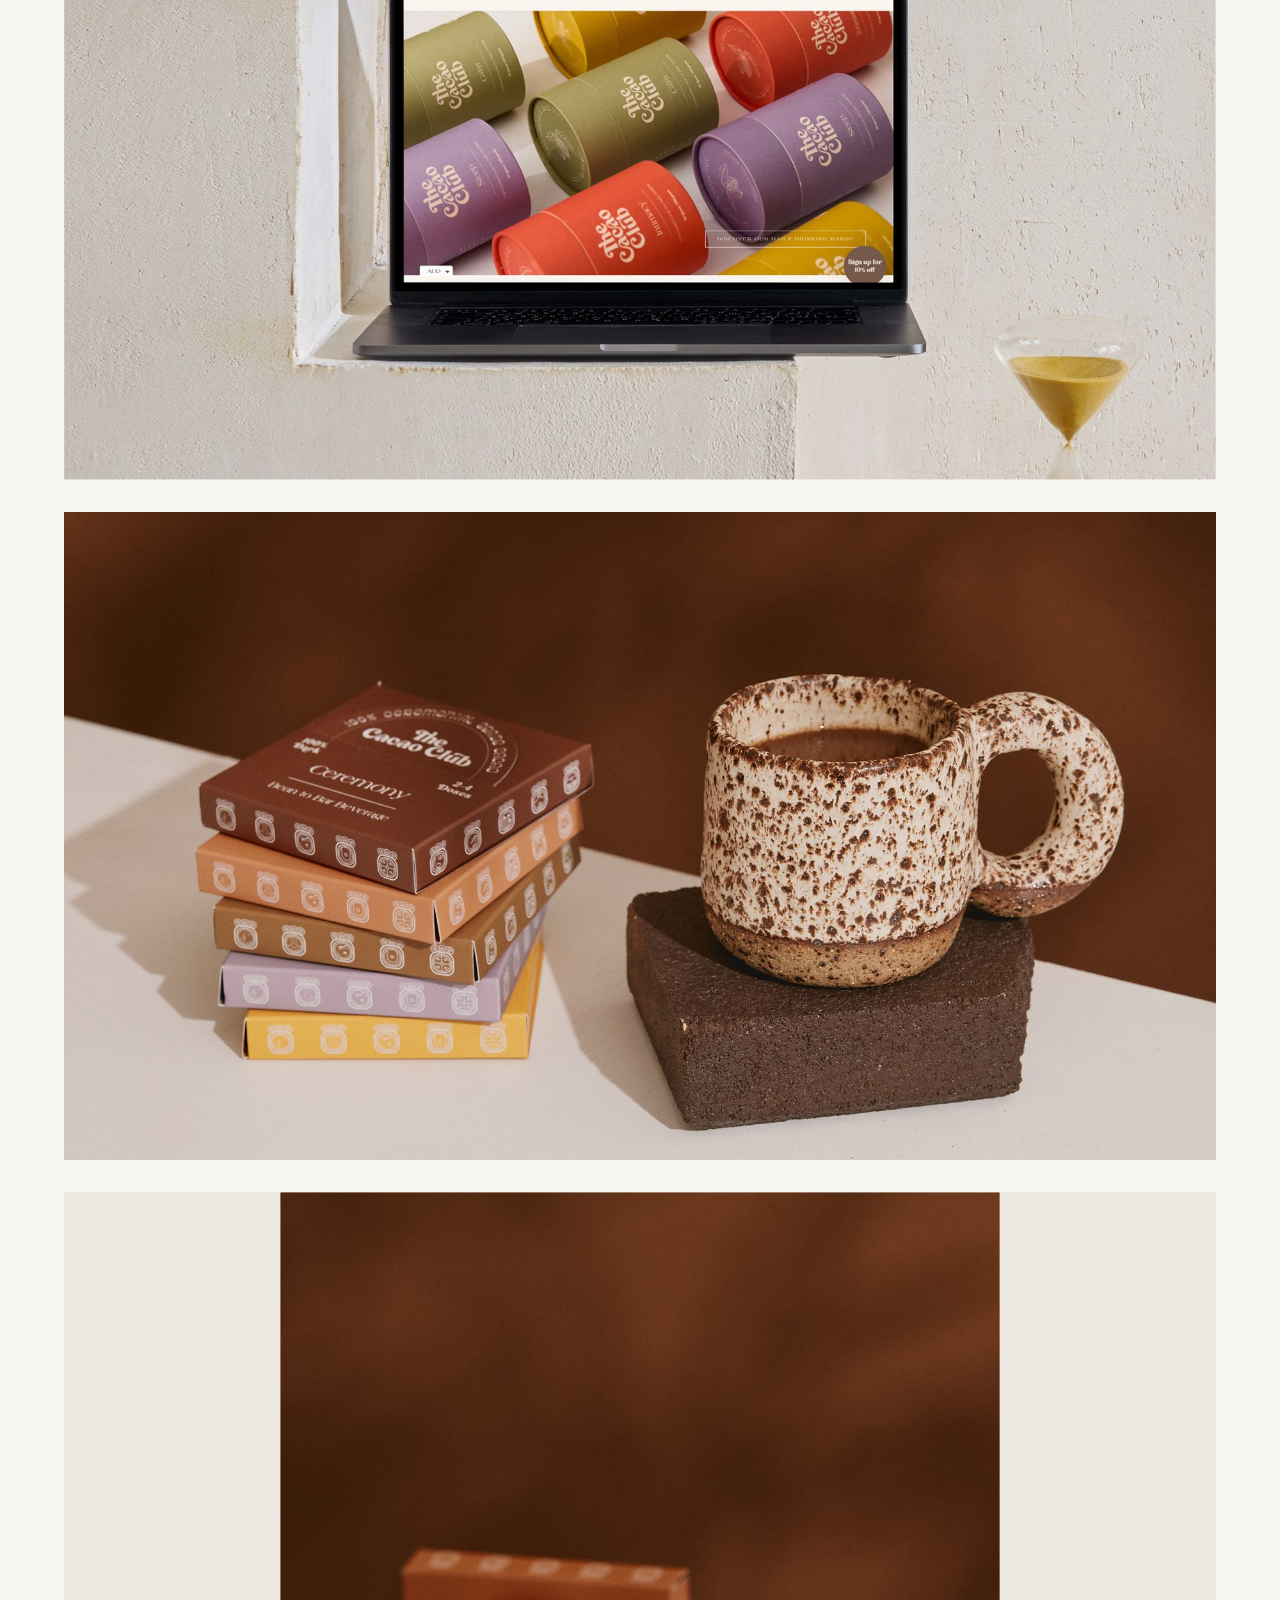
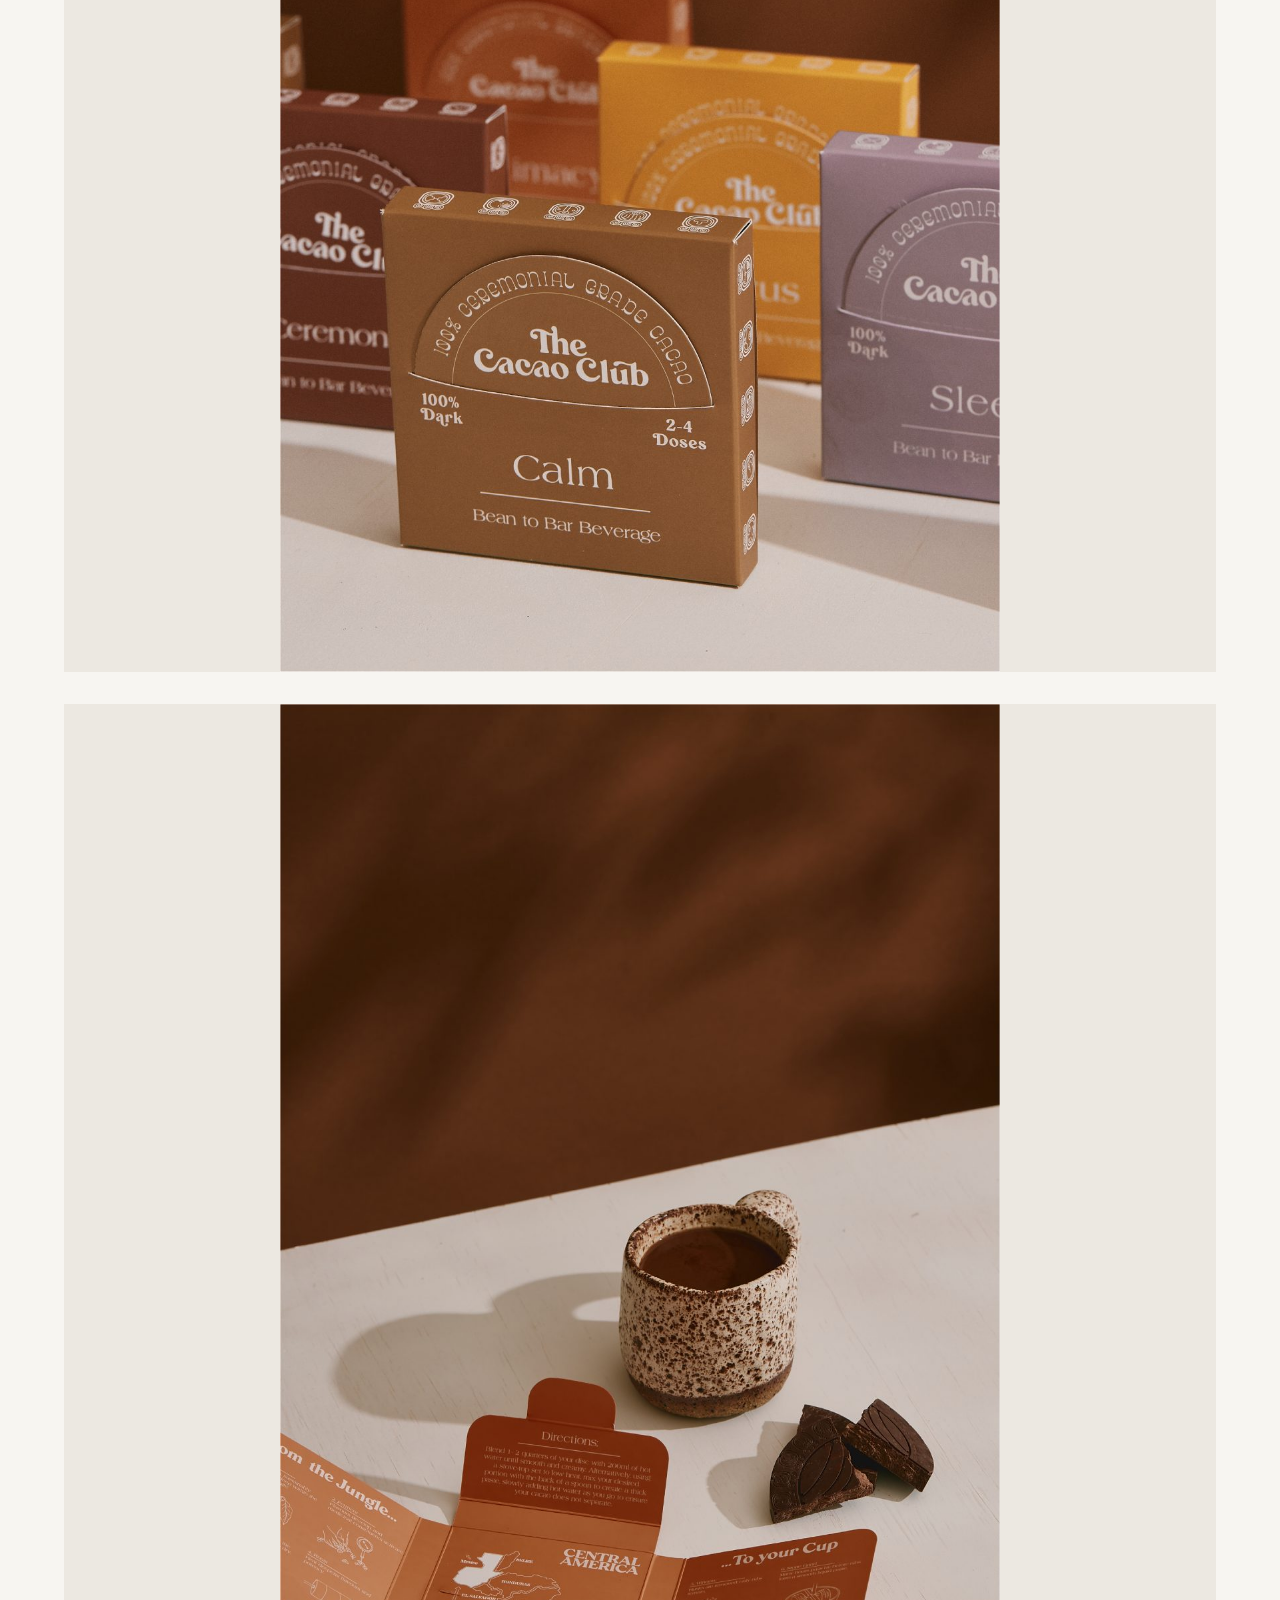
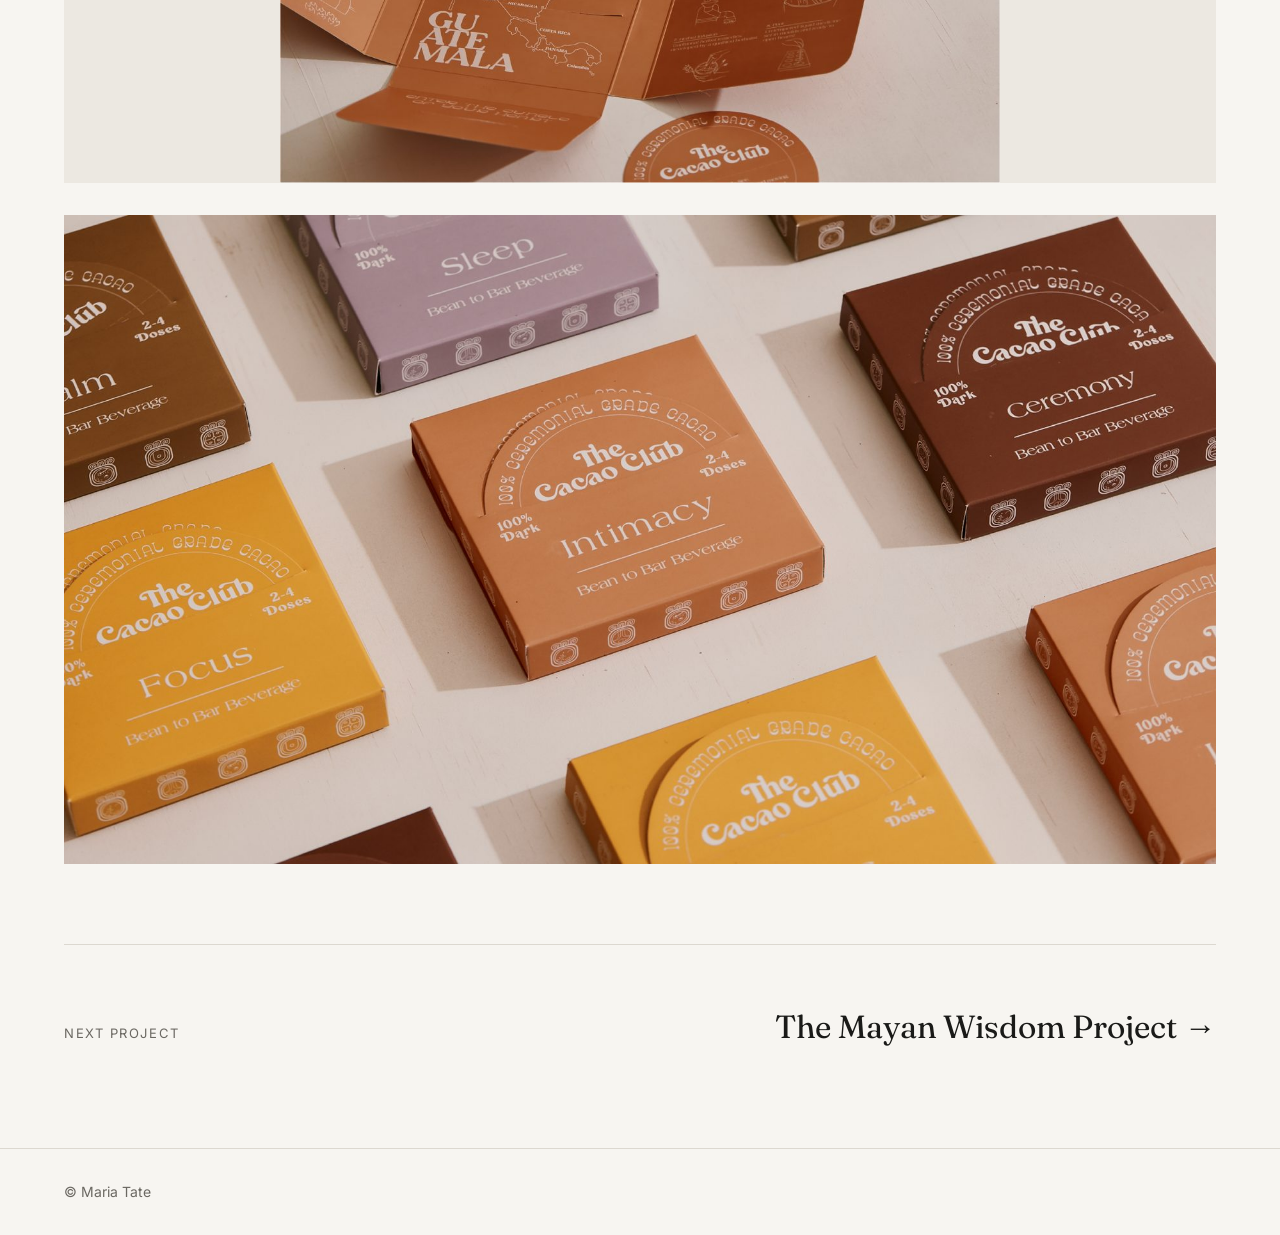
<file: work/the-cacao-club.html>
<!doctype html>
<html lang="en-AU">
<head>
<meta charset="utf-8">
<meta name="viewport" content="width=device-width, initial-scale=1">
<title>The Cacao Club | Maria Tate</title>
<meta name="description" content="A ceremonial cacao brand that explains an unfamiliar product without the wellness fluff.">
<meta property="og:title" content="The Cacao Club | Maria Tate">
<meta property="og:description" content="A ceremonial cacao brand that explains an unfamiliar product without the wellness fluff.">
<meta property="og:image" content="https://mariatate.com/images/brand/social-preview.jpg">
<meta property="og:type" content="website">
<meta name="twitter:card" content="summary_large_image">
<link rel="preconnect" href="https://fonts.googleapis.com"><link rel="preconnect" href="https://fonts.gstatic.com" crossorigin>
<link href="https://fonts.googleapis.com/css2?family=Fraunces:opsz,wght@9..144,400&family=Inter:wght@400;500&display=swap" rel="stylesheet">
<link rel="stylesheet" href="../style.css">
</head>
<body>
<header><div class="wrap"><a class="logo" href="../index.html">Maria Tate</a>
<nav><a href="../index.html#work">Work</a><a href="../index.html#about">About</a><a href="../index.html#contact">Contact</a></nav></div></header>
<main class="wrap">
<section class="phead"><div class="tag">Brand, packaging, web, social</div><h1>The Cacao Club</h1><p class="sum">A ceremonial cacao brand that explains an unfamiliar product without the wellness fluff.</p></section>
<section class="pbody"><div><p>The Cacao Club sells bean-to-bar ceremonial cacao drinks in five blends: Ceremony, Calm, Focus, Intimacy and Sleep. The brand had to feel warm and grounded, and make a new kind of product easy to understand.</p><div class="result"><h2>Result</h2><p>Grew the social following from a small base to thousands of followers.</p></div></div><div><h2>What I did</h2><ul><li>Brand identity and a colour-coded packaging system, one colour per blend</li><li>Packaging inserts, including a Guatemala origin map</li><li>Website design</li><li>Educational content: A Beginner’s Guide to Ceremonial Cacao, and The Science / The Tradition cards</li><li>Social strategy and growth</li></ul></div></section>
<section class="gallery"><figure class=""><img src="../images/the-cacao-club/01.jpg" alt="The Cacao Club 1" width="1621" height="1081" loading="lazy"></figure>
<figure class=""><img src="../images/the-cacao-club/02.jpg" alt="The Cacao Club 2" width="1800" height="1013" loading="lazy"></figure>
<figure class=""><img src="../images/the-cacao-club/03.jpg" alt="The Cacao Club 3" width="1800" height="1013" loading="lazy"></figure>
<figure class=""><img src="../images/the-cacao-club/04.jpg" alt="The Cacao Club 4" width="1800" height="1013" loading="lazy"></figure>
<figure class=""><img src="../images/the-cacao-club/05.jpg" alt="The Cacao Club 5" width="1800" height="1013" loading="lazy"></figure>
<figure class="port"><img src="../images/the-cacao-club/06.jpg" alt="The Cacao Club 6" width="1081" height="1621" loading="lazy"></figure>
<figure class="port"><img src="../images/the-cacao-club/07.jpg" alt="The Cacao Club 7" width="1081" height="1621" loading="lazy"></figure>
<figure class=""><img src="../images/the-cacao-club/08.jpg" alt="The Cacao Club 8" width="1800" height="1013" loading="lazy"></figure></section>
<section class="next"><span class="label">Next project</span><a href="the-mayan-wisdom-project.html">The Mayan Wisdom Project &rarr;</a></section>
</main>
<footer><div class="wrap">&copy; Maria Tate</div></footer>
</body>
</html>
</file>
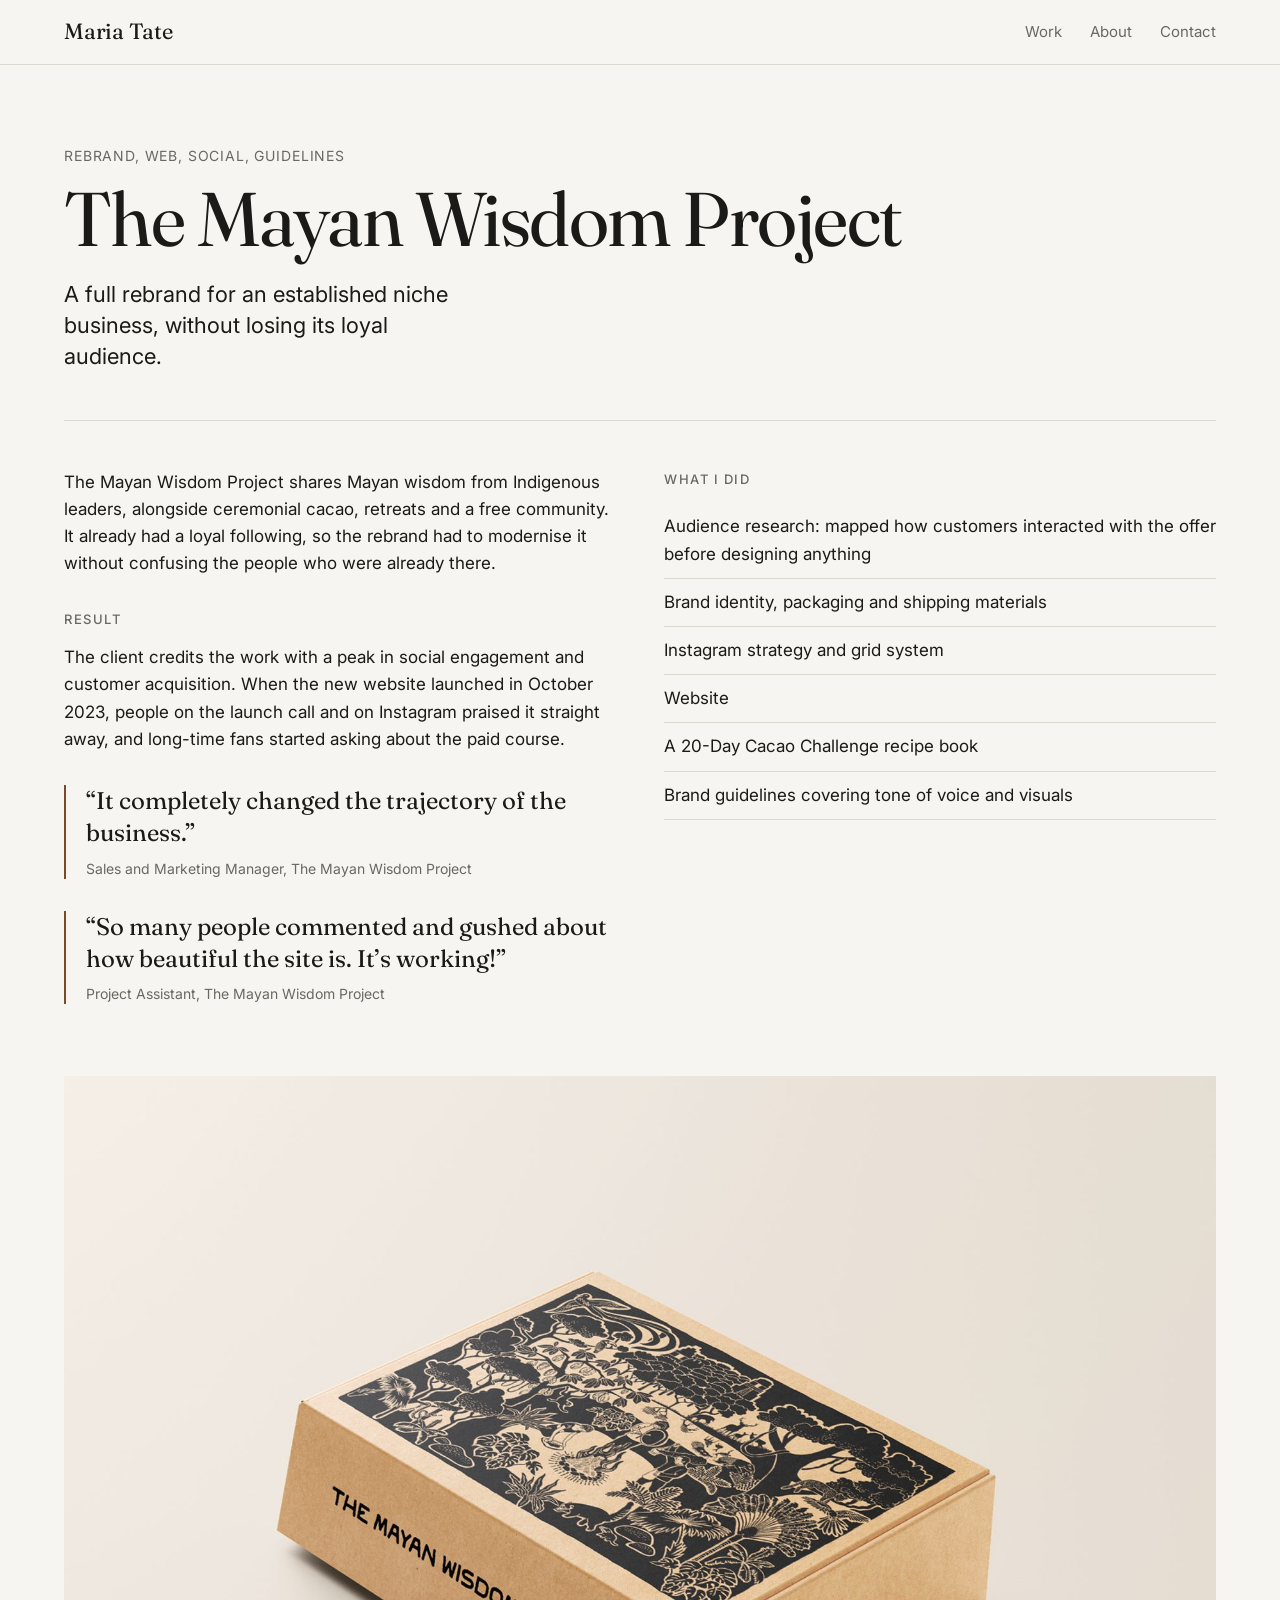
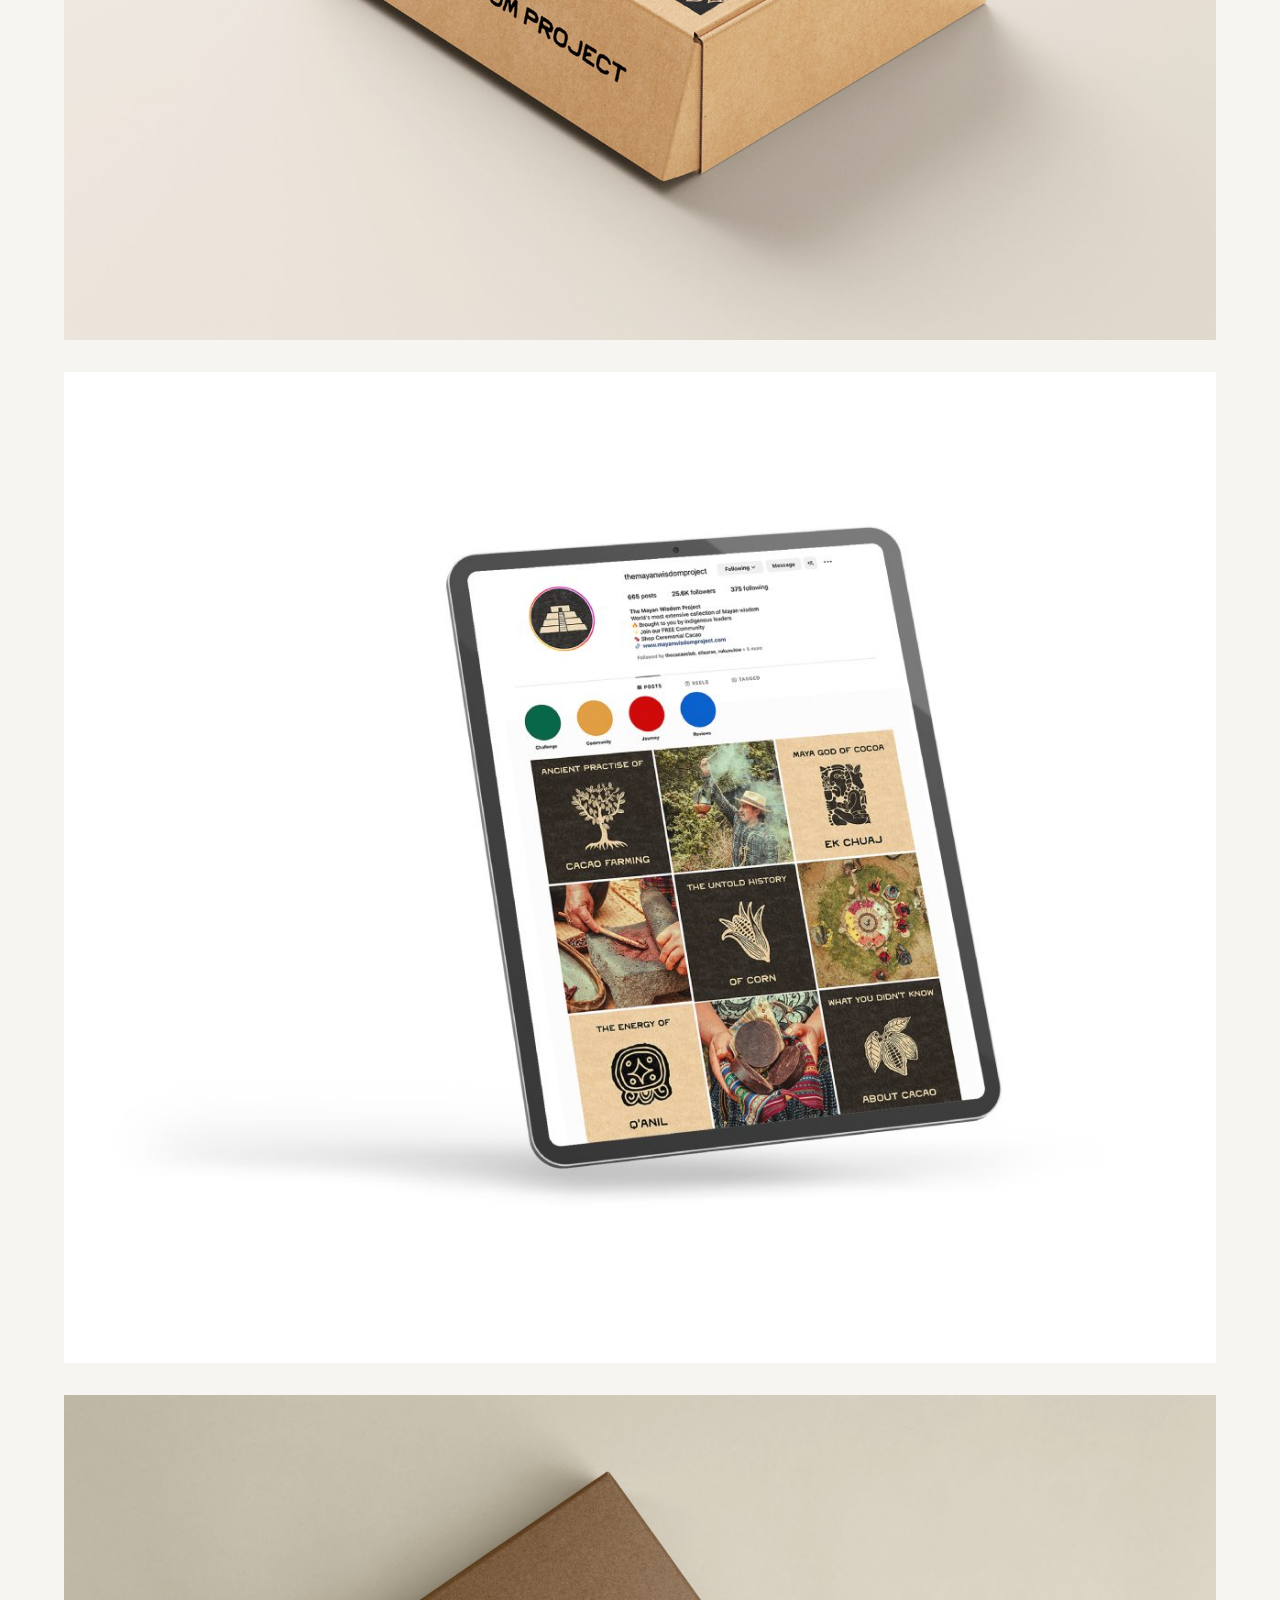
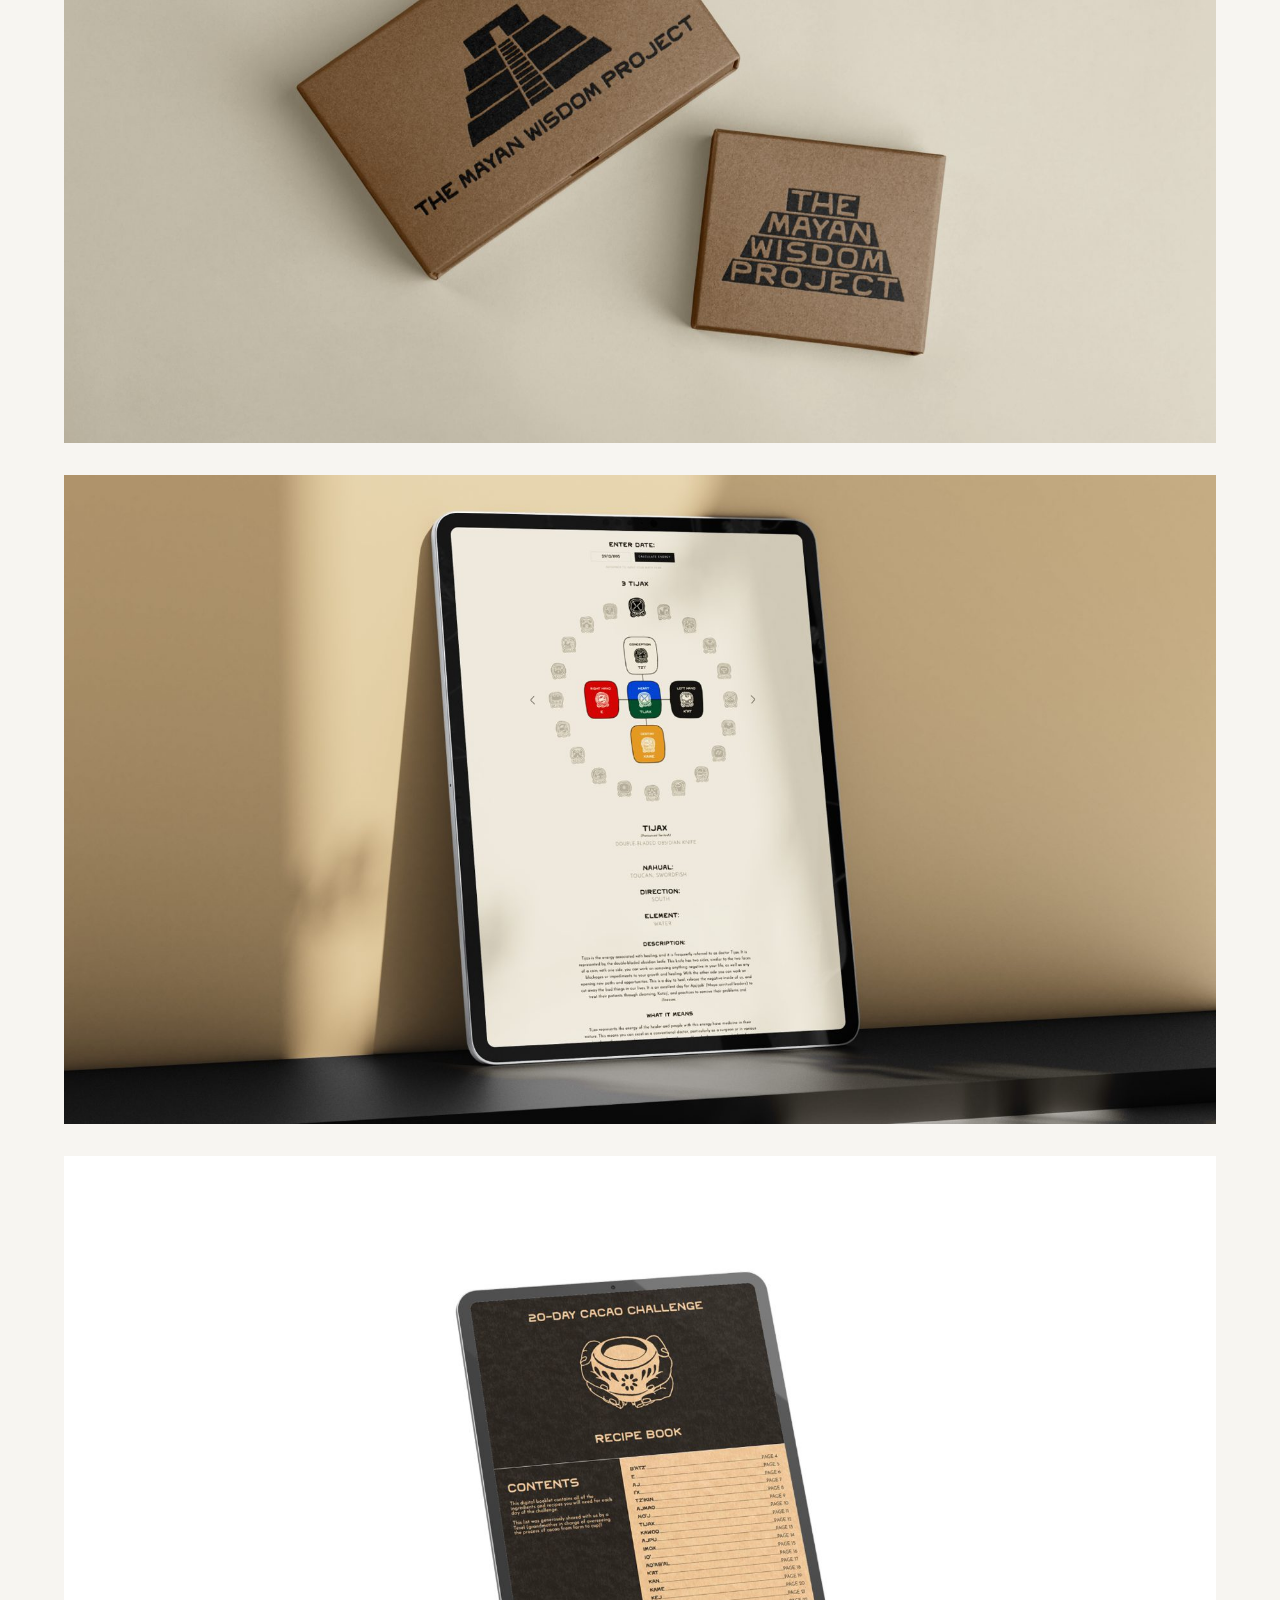
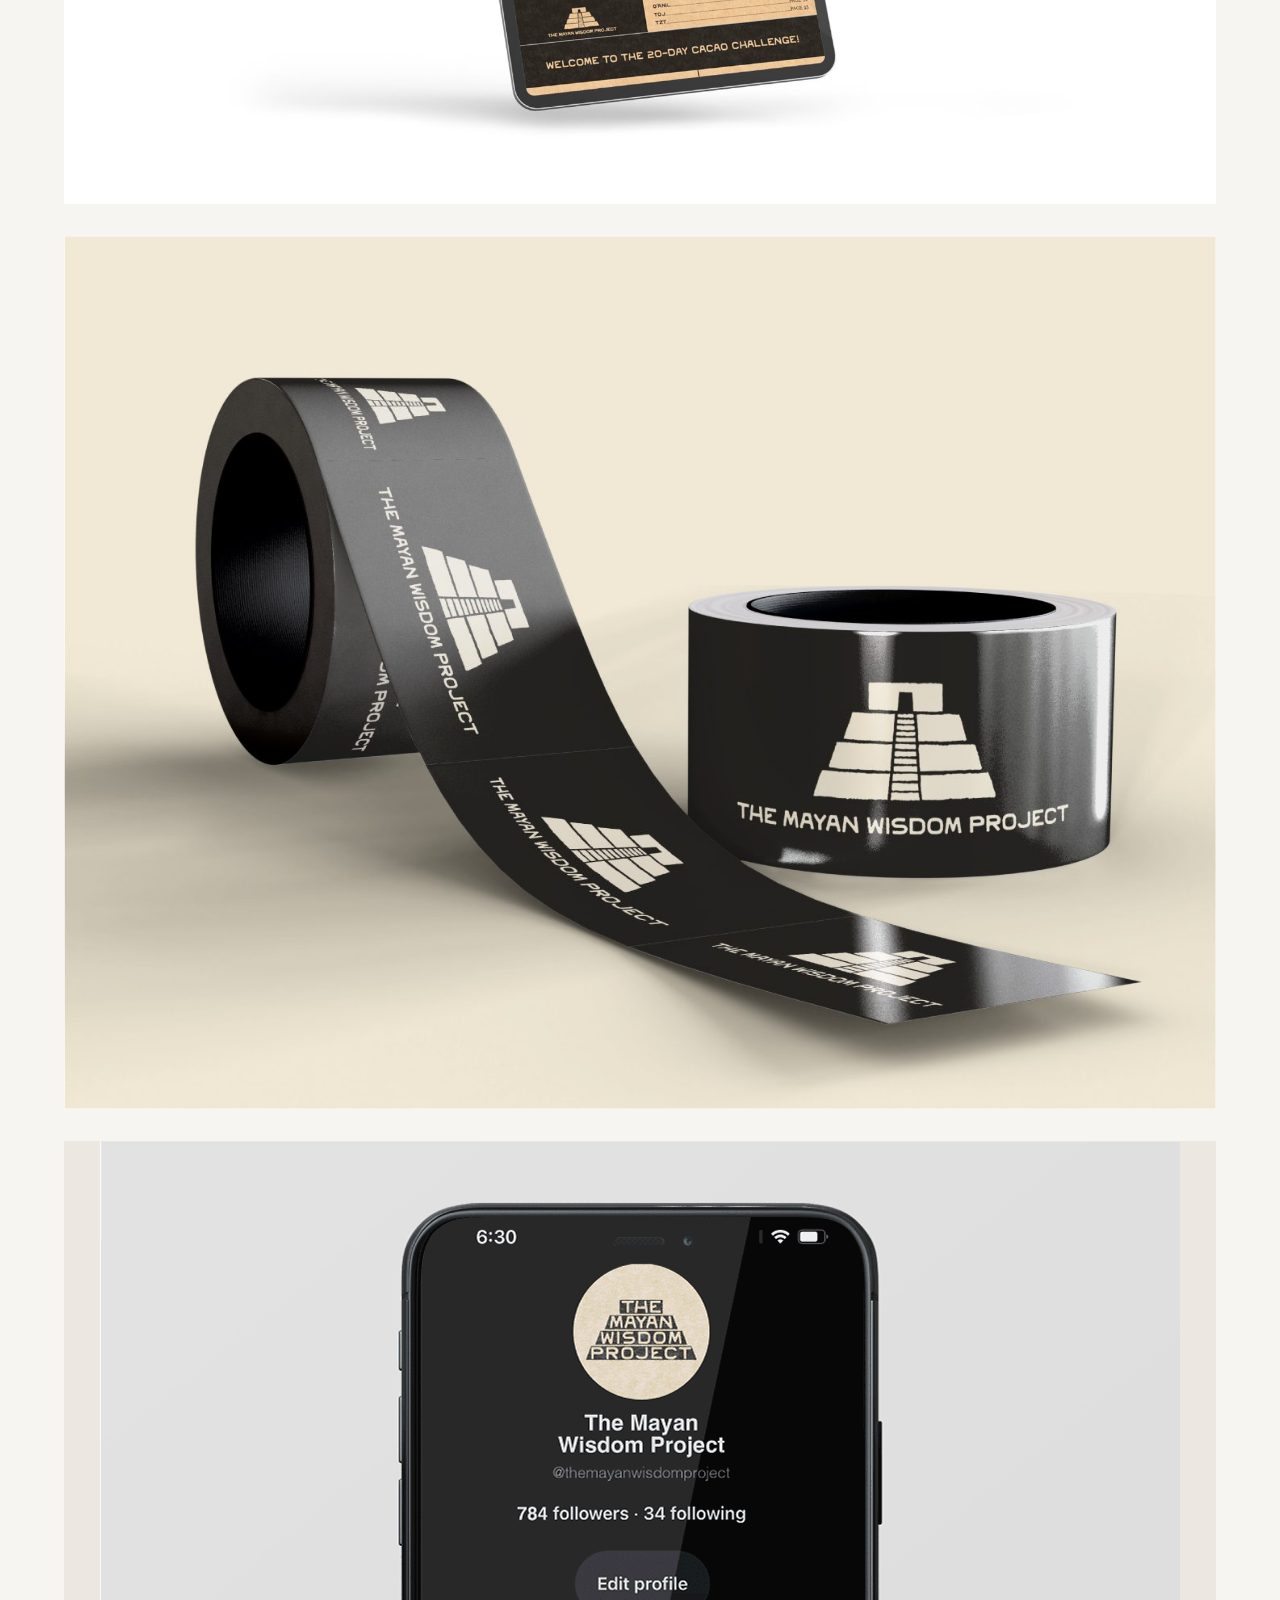
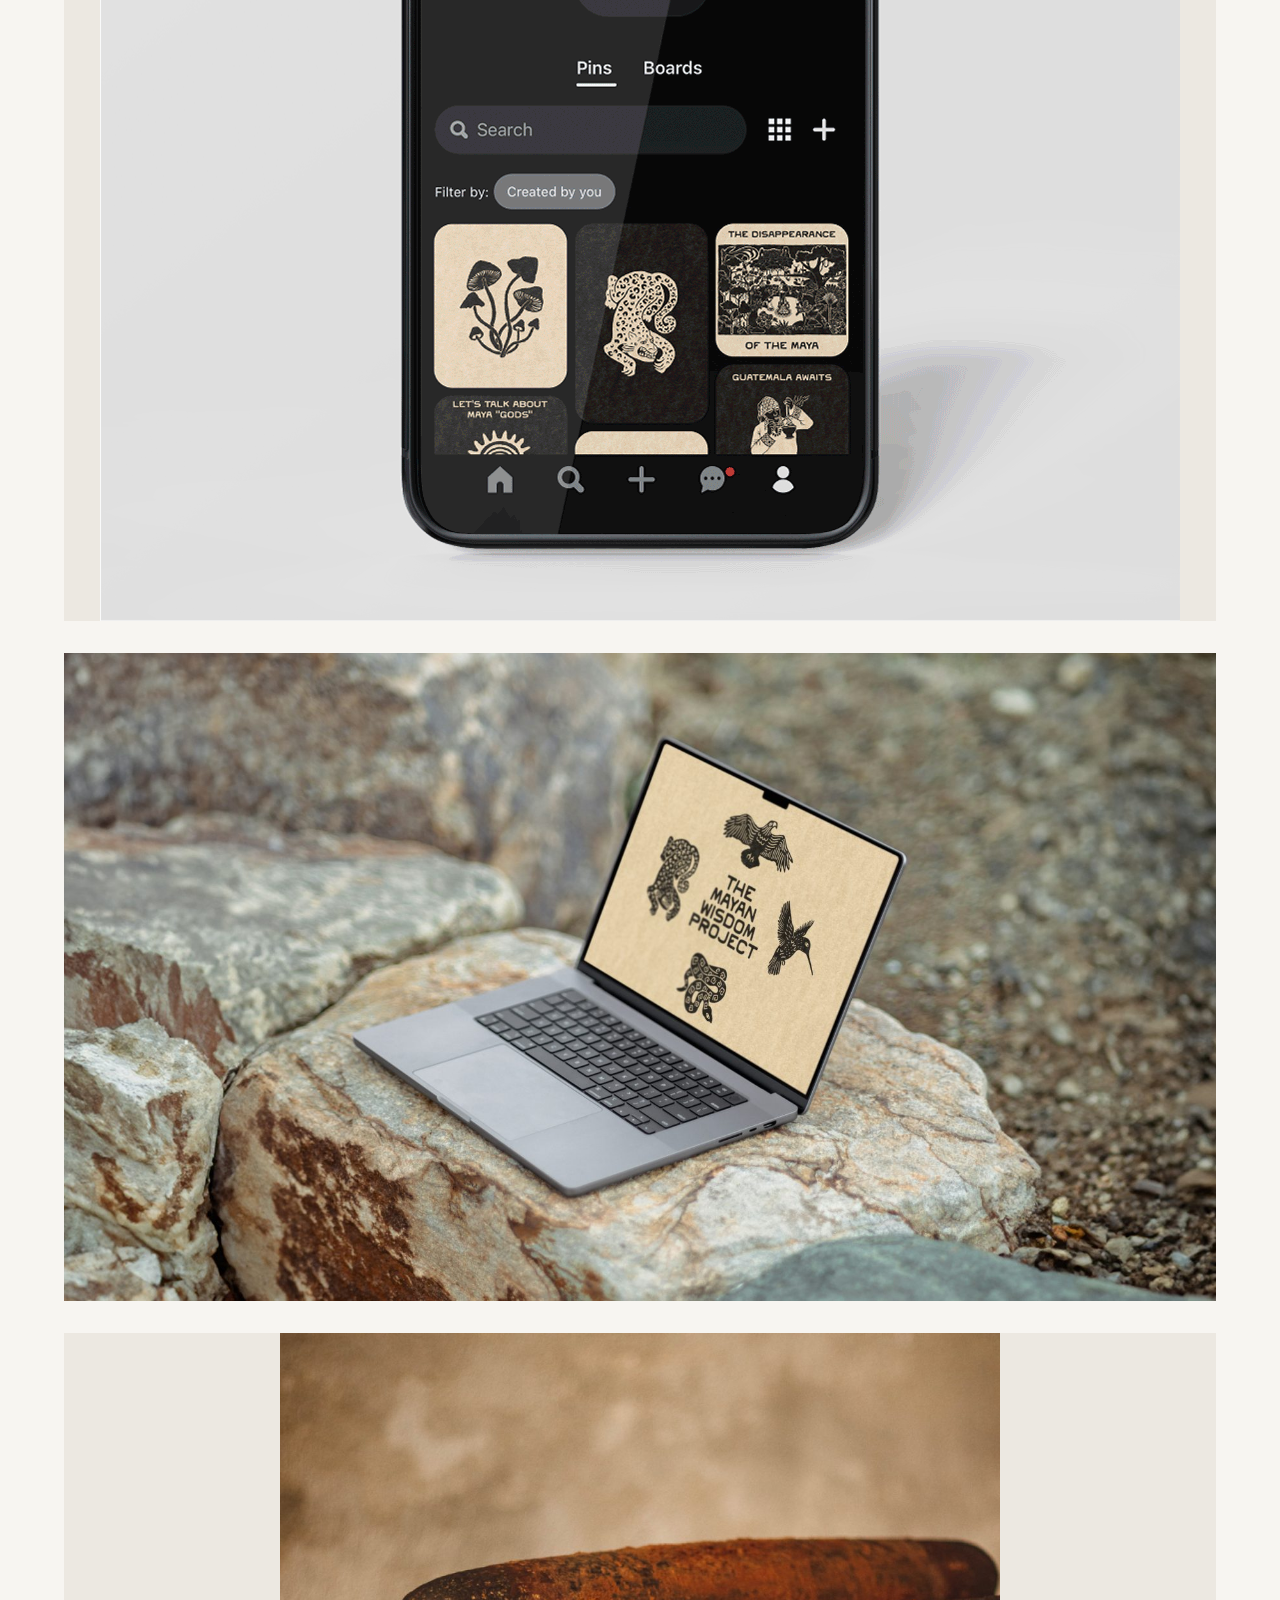
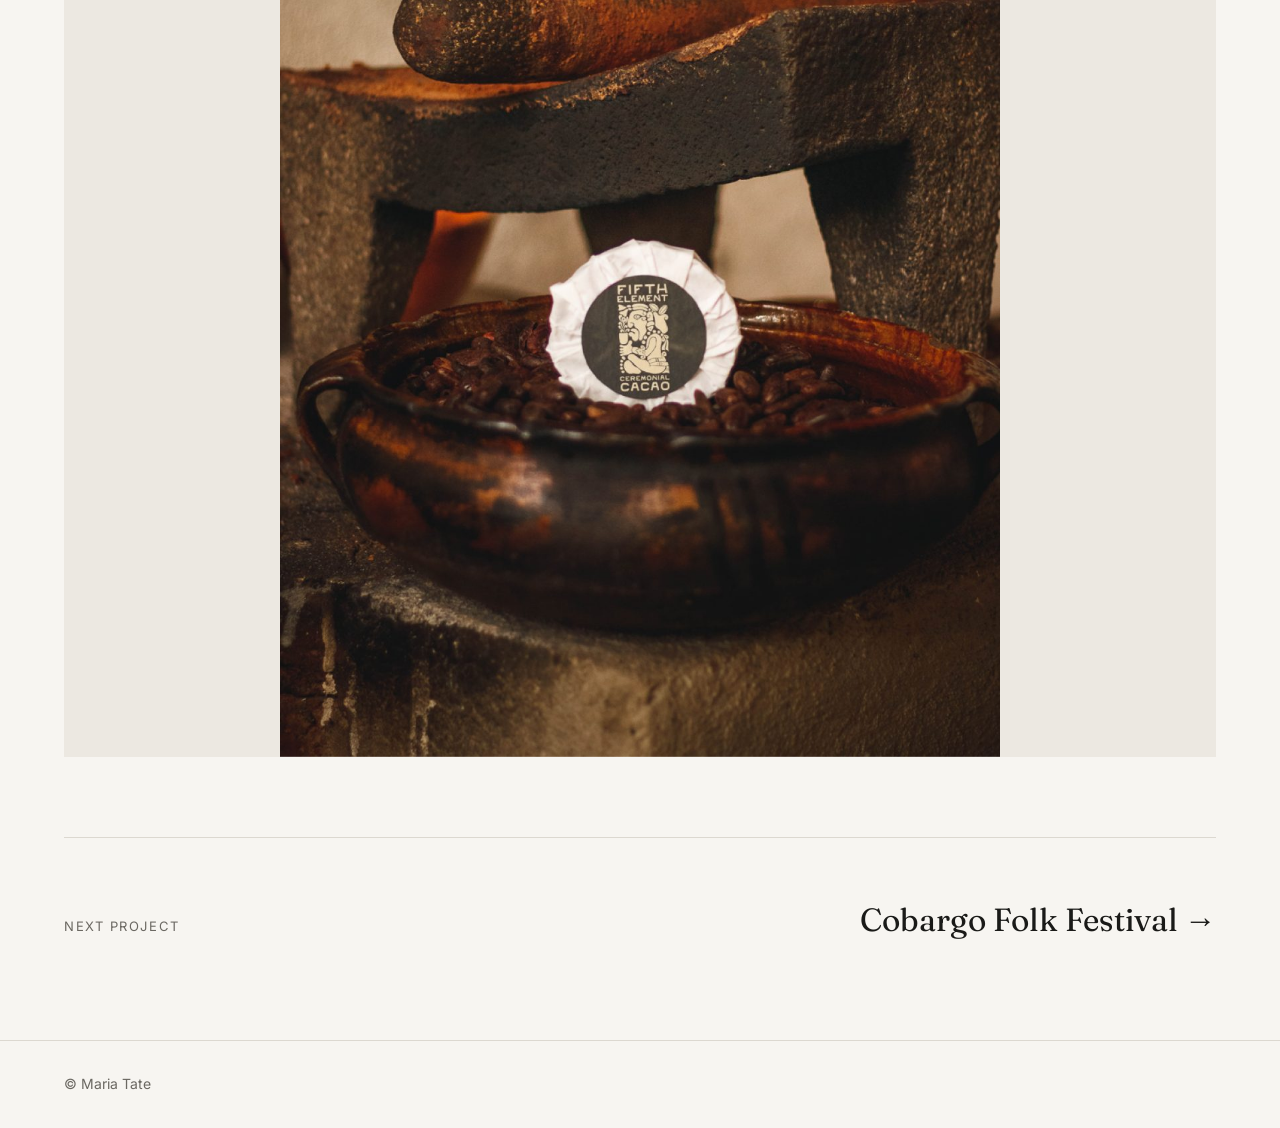
<file: work/the-mayan-wisdom-project.html>
<!doctype html>
<html lang="en-AU">
<head>
<meta charset="utf-8">
<meta name="viewport" content="width=device-width, initial-scale=1">
<title>The Mayan Wisdom Project | Maria Tate</title>
<meta name="description" content="A full rebrand for an established niche business, without losing its loyal audience.">
<meta property="og:title" content="The Mayan Wisdom Project | Maria Tate">
<meta property="og:description" content="A full rebrand for an established niche business, without losing its loyal audience.">
<meta property="og:image" content="https://mariatate.com/images/brand/social-preview.jpg">
<meta property="og:type" content="website">
<meta name="twitter:card" content="summary_large_image">
<link rel="preconnect" href="https://fonts.googleapis.com"><link rel="preconnect" href="https://fonts.gstatic.com" crossorigin>
<link href="https://fonts.googleapis.com/css2?family=Fraunces:opsz,wght@9..144,400&family=Inter:wght@400;500&display=swap" rel="stylesheet">
<link rel="stylesheet" href="../style.css">
</head>
<body>
<header><div class="wrap"><a class="logo" href="../index.html">Maria Tate</a>
<nav><a href="../index.html#work">Work</a><a href="../index.html#about">About</a><a href="../index.html#contact">Contact</a></nav></div></header>
<main class="wrap">
<section class="phead"><div class="tag">Rebrand, web, social, guidelines</div><h1>The Mayan Wisdom Project</h1><p class="sum">A full rebrand for an established niche business, without losing its loyal audience.</p></section>
<section class="pbody"><div><p>The Mayan Wisdom Project shares Mayan wisdom from Indigenous leaders, alongside ceremonial cacao, retreats and a free community. It already had a loyal following, so the rebrand had to modernise it without confusing the people who were already there.</p><div class="result"><h2>Result</h2><p>The client credits the work with a peak in social engagement and customer acquisition. When the new website launched in October 2023, people on the launch call and on Instagram praised it straight away, and long-time fans started asking about the paid course.</p></div><blockquote>“It completely changed the trajectory of the business.”<cite>Sales and Marketing Manager, The Mayan Wisdom Project</cite></blockquote><blockquote>“So many people commented and gushed about how beautiful the site is. It’s working!”<cite>Project Assistant, The Mayan Wisdom Project</cite></blockquote></div><div><h2>What I did</h2><ul><li>Audience research: mapped how customers interacted with the offer before designing anything</li><li>Brand identity, packaging and shipping materials</li><li>Instagram strategy and grid system</li><li>Website</li><li>A 20-Day Cacao Challenge recipe book</li><li>Brand guidelines covering tone of voice and visuals</li></ul></div></section>
<section class="gallery"><figure class=""><img src="../images/the-mayan-wisdom-project/01.jpg" alt="The Mayan Wisdom Project 1" width="1800" height="1350" loading="lazy"></figure>
<figure class=""><img src="../images/the-mayan-wisdom-project/02.jpg" alt="The Mayan Wisdom Project 2" width="1257" height="1081" loading="lazy"></figure>
<figure class=""><img src="../images/the-mayan-wisdom-project/03.jpg" alt="The Mayan Wisdom Project 3" width="1800" height="1013" loading="lazy"></figure>
<figure class=""><img src="../images/the-mayan-wisdom-project/04.jpg" alt="The Mayan Wisdom Project 4" width="1800" height="1013" loading="lazy"></figure>
<figure class=""><img src="../images/the-mayan-wisdom-project/05.jpg" alt="The Mayan Wisdom Project 5" width="1800" height="1013" loading="lazy"></figure>
<figure class=""><img src="../images/the-mayan-wisdom-project/06.jpg" alt="The Mayan Wisdom Project 6" width="1427" height="1081" loading="lazy"></figure>
<figure class=""><img src="../images/the-mayan-wisdom-project/07.gif" alt="The Mayan Wisdom Project 7" width="1080" height="1080" loading="lazy"></figure>
<figure class=""><img src="../images/the-mayan-wisdom-project/08.jpg" alt="The Mayan Wisdom Project 8" width="1800" height="1013" loading="lazy"></figure>
<figure class="port"><img src="../images/the-mayan-wisdom-project/09.jpg" alt="The Mayan Wisdom Project 9" width="1081" height="1537" loading="lazy"></figure></section>
<section class="next"><span class="label">Next project</span><a href="cobargo-folk-festival.html">Cobargo Folk Festival &rarr;</a></section>
</main>
<footer><div class="wrap">&copy; Maria Tate</div></footer>
</body>
</html>
</file>
<file: style.css>
:root{--bg:#f7f5f1;--ink:#1a1a18;--muted:#6b6862;--line:#dcd8d0;--accent:#7a4a2b}
*{box-sizing:border-box;margin:0;padding:0}
html{scroll-behavior:smooth}
body{background:var(--bg);color:var(--ink);font-family:'Inter',system-ui,sans-serif;font-size:17px;line-height:1.6;-webkit-font-smoothing:antialiased}
a{color:inherit}
img{display:block;max-width:100%;height:auto}
.wrap{max-width:1200px;margin:0 auto;padding:0 24px}
header{position:sticky;top:0;z-index:5;background:rgba(247,245,241,.92);backdrop-filter:blur(8px);border-bottom:1px solid var(--line)}
header .wrap{display:flex;justify-content:space-between;align-items:center;height:64px}
.logo{font-family:'Fraunces',Georgia,serif;font-size:22px;text-decoration:none;letter-spacing:-.01em}
nav a{text-decoration:none;margin-left:28px;font-size:15px;color:var(--muted)}
nav a:hover{color:var(--ink)}
.hero{padding-top:96px;padding-bottom:72px}
.hero h1{font-family:'Fraunces',Georgia,serif;font-weight:400;font-size:clamp(34px,5.4vw,64px);line-height:1.08;letter-spacing:-.02em;max-width:17ch}
.hero .title{margin-top:14px;font-size:14px;letter-spacing:.14em;text-transform:uppercase;color:var(--muted)}
.hero .line{margin-top:36px;font-family:'Fraunces',Georgia,serif;font-size:clamp(24px,2.6vw,34px);line-height:1.25;max-width:20ch}
.mail{font-size:20px;text-decoration:none;border-bottom:1px solid var(--ink)}
.label{font-size:13px;letter-spacing:.12em;text-transform:uppercase;color:var(--muted);margin-bottom:24px}
.grid{display:grid;grid-template-columns:repeat(2,1fr);gap:56px 32px;padding-bottom:96px}
.card{text-decoration:none;display:block}
.card .img{overflow:hidden;background:#e9e5de}
.card img{width:100%;aspect-ratio:4/3;object-fit:cover;transition:transform .5s ease}
.card:hover img{transform:scale(1.03)}
.card h3{font-family:'Fraunces',Georgia,serif;font-weight:400;font-size:26px;margin-top:18px}
.card p{color:var(--muted);font-size:15px;margin-top:4px}
section.block{border-top:1px solid var(--line);padding:80px 0}
.two{display:grid;grid-template-columns:1fr 2fr;gap:48px}
.two h2{font-family:'Fraunces',Georgia,serif;font-weight:400;font-size:36px}
.two p+p{margin-top:16px}
.hero{display:grid;grid-template-columns:1.25fr 1fr;gap:56px;align-items:center}
.heroimg{width:100%;max-height:640px;object-fit:cover}
.contactimg{width:100%;margin-top:56px}
.band{margin-bottom:0}
.band img{width:100%;height:clamp(240px,40vw,520px);object-fit:cover}
.side{width:100%;max-width:340px}
#about h2{margin-bottom:20px}
#about p{font-size:22px;line-height:1.45;max-width:34ch}
.btn{display:inline-block;margin-top:24px;padding:14px 22px;border:1px solid var(--ink);text-decoration:none;font-size:15px}
.btn:hover{background:var(--ink);color:var(--bg)}
footer{border-top:1px solid var(--line);padding:32px 0;color:var(--muted);font-size:14px}
.phead{padding:80px 0 48px}
.phead .tag{color:var(--muted);font-size:14px;letter-spacing:.06em;text-transform:uppercase}
.phead h1{font-family:'Fraunces',Georgia,serif;font-weight:400;font-size:clamp(40px,6vw,76px);line-height:1.05;letter-spacing:-.02em;margin:12px 0 20px}
.phead .sum{font-size:22px;max-width:30ch;line-height:1.4}
.pbody{display:grid;grid-template-columns:1fr 1fr;gap:48px;padding:48px 0 72px;border-top:1px solid var(--line)}
.pbody h2{font-size:13px;letter-spacing:.12em;text-transform:uppercase;color:var(--muted);font-weight:500;margin-bottom:14px}
.pbody ul{list-style:none}
.pbody li{padding:10px 0;border-bottom:1px solid var(--line)}
.pbody p+p{margin-top:14px}
.result{margin-top:32px}
blockquote{font-family:'Fraunces',Georgia,serif;font-size:24px;line-height:1.35;margin-top:32px;padding-left:20px;border-left:2px solid var(--accent)}
blockquote cite{display:block;font-family:'Inter',sans-serif;font-style:normal;font-size:14px;color:var(--muted);margin-top:10px}
.gallery{display:flex;flex-direction:column;gap:32px;padding-bottom:80px}
.gallery figure{background:#ece8e1}
.gallery img{margin:0 auto}
.gallery .tall img{max-width:640px;width:100%}
.gallery .port img{max-width:720px;width:100%}
.next{border-top:1px solid var(--line);padding:56px 0 80px;display:flex;justify-content:space-between;align-items:baseline;gap:24px}
.next a{font-family:'Fraunces',Georgia,serif;font-size:32px;text-decoration:none}
.next a:hover{color:var(--accent)}
@media (max-width:760px){
  body{font-size:16px}
  .wrap{padding:0 16px}
  nav a{margin-left:18px}
  .hero{padding-top:56px;padding-bottom:48px}
  .grid{grid-template-columns:1fr;gap:40px}
  .two,.pbody{grid-template-columns:1fr;gap:24px}
  section.block{padding:56px 0}
  .phead{padding:48px 0 32px}
  .gallery{gap:16px}
  .hero{grid-template-columns:1fr;gap:32px}
  .side{max-width:100%}
  .next a{font-size:24px}
}
</file>
